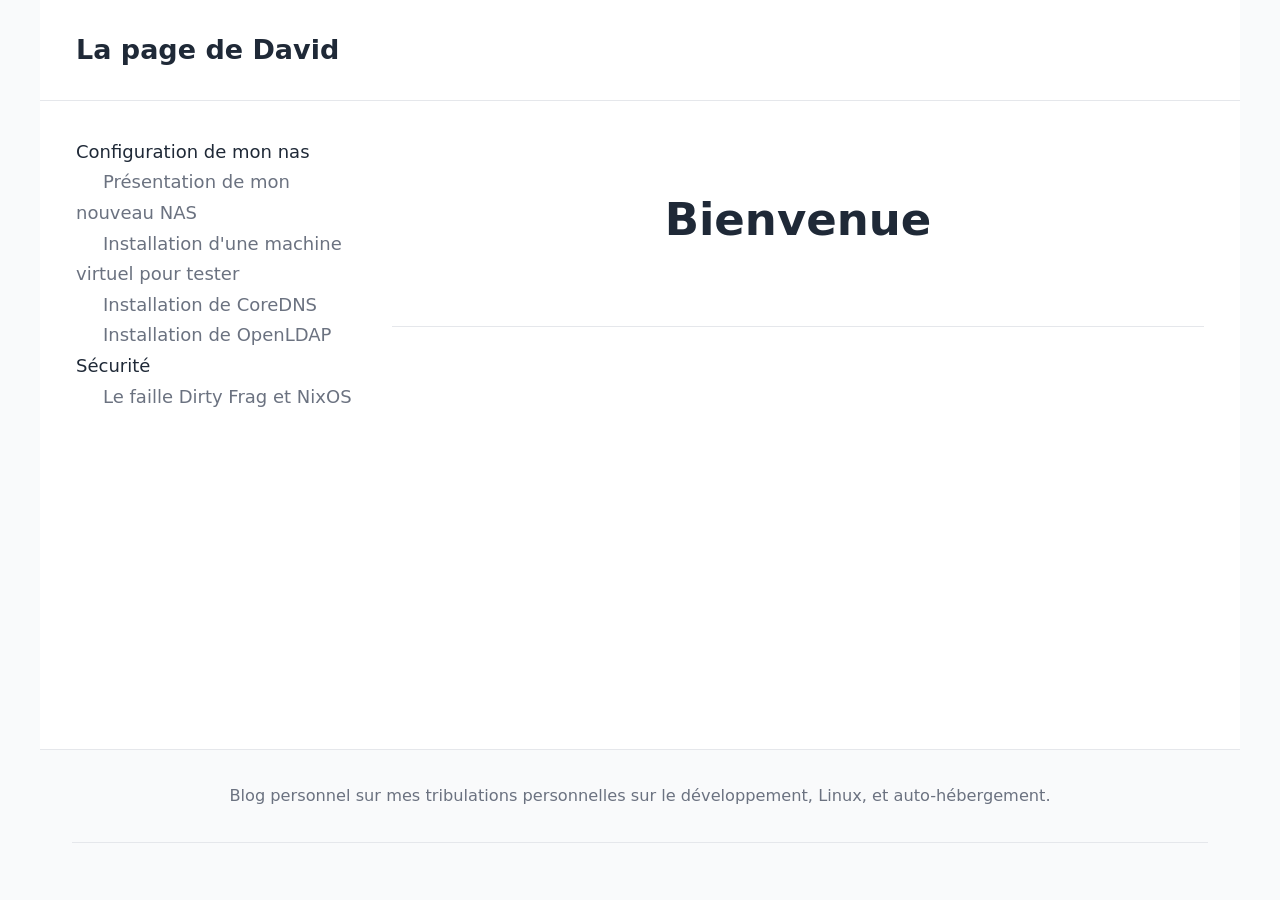
<file: index.html>
<!DOCTYPE html>
<html lang="fr">

<head>
  <meta charset="utf-8">
  <meta name="viewport" content="width=device-width, initial-scale=1.0">
  <title>La page de David</title>
  <link rel="stylesheet" href="/index.css">
  
  
    <link rel="alternate" type="application/rss+xml" title="RSS" href="https://adavida.github.io/rss.xml">
  
</head>

<body>
  <a href="#main-content" class="skip-link">Aller au contenu principal</a>
  <header>
    <a href="https:&#x2F;&#x2F;adavida.github.io&#x2F;" class="site-title">La page de David</a>
  </header>

  <main>
    <nav class="sidebar" aria-label="Menu principal">
      <ul class="sidebar-nav">
      
        
          
            
            
              <li>Configuration de mon nas
                <ul>
                  
                    <li class="">
                      <a href="https:&#x2F;&#x2F;adavida.github.io&#x2F;articles&#x2F;000_nas&#x2F;000-my-new-nas&#x2F;">Présentation de mon nouveau NAS</a>
                    </li>
                  
                    <li class="">
                      <a href="https:&#x2F;&#x2F;adavida.github.io&#x2F;articles&#x2F;000_nas&#x2F;010-install-test-vm&#x2F;">Installation d&#x27;une machine virtuel pour tester</a>
                    </li>
                  
                    <li class="">
                      <a href="https:&#x2F;&#x2F;adavida.github.io&#x2F;articles&#x2F;000_nas&#x2F;030-coredns&#x2F;">Installation de CoreDNS</a>
                    </li>
                  
                    <li class="">
                      <a href="https:&#x2F;&#x2F;adavida.github.io&#x2F;articles&#x2F;000_nas&#x2F;040-openldap&#x2F;">Installation de OpenLDAP</a>
                    </li>
                  
                </ul>
              </li>
            
          
            
            
              <li>Sécurité
                <ul>
                  
                    <li class="">
                      <a href="https:&#x2F;&#x2F;adavida.github.io&#x2F;articles&#x2F;010_security&#x2F;000-dirtyfrag&#x2F;">Le faille Dirty Frag et NixOS </a>
                    </li>
                  
                </ul>
              </li>
            
          
        
      </ul>
    </nav>

    <div class="content" id="main-content">
      
<section class="hero">
  <h1>Bienvenue</h1>
</section>


    </div>
  </main>
  
  <footer>
    <div class="footer-about">
      <p>Blog personnel sur mes tribulations personnelles sur le développement, Linux, et auto-hébergement.</p>
    </div>
  </footer>
</body>

</html>
</file>
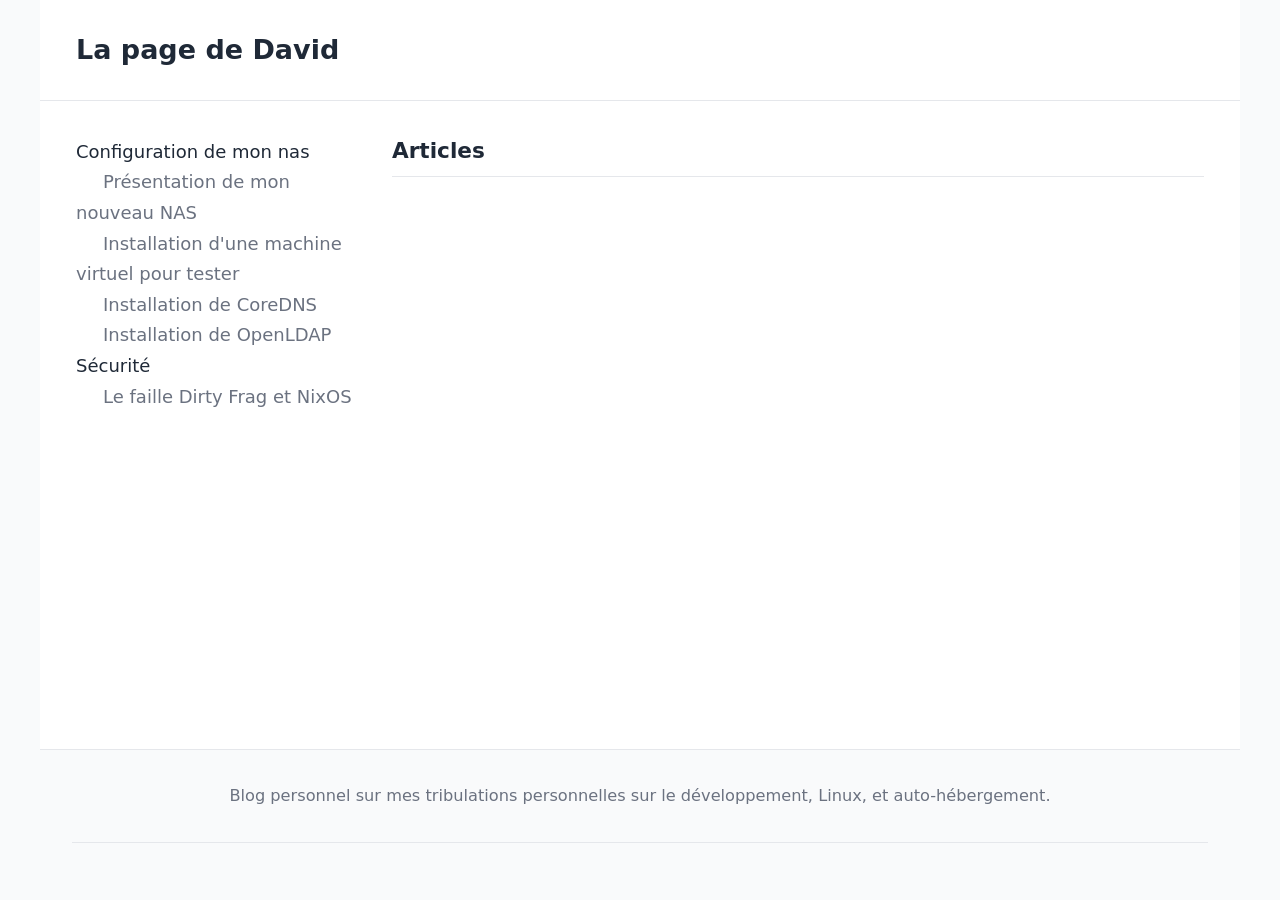
<file: articles/index.html>
<!DOCTYPE html>
<html lang="fr">

<head>
  <meta charset="utf-8">
  <meta name="viewport" content="width=device-width, initial-scale=1.0">
  <title>Articles</title>
  <link rel="stylesheet" href="/index.css">
  
  
    <link rel="alternate" type="application/rss+xml" title="RSS" href="https://adavida.github.io/rss.xml">
  
</head>

<body>
  <a href="#main-content" class="skip-link">Aller au contenu principal</a>
  <header>
    <a href="https:&#x2F;&#x2F;adavida.github.io&#x2F;" class="site-title">La page de David</a>
  </header>

  <main>
    <nav class="sidebar" aria-label="Menu principal">
      <ul class="sidebar-nav">
      
        
          
            
            
              <li>Configuration de mon nas
                <ul>
                  
                    <li class="">
                      <a href="https:&#x2F;&#x2F;adavida.github.io&#x2F;articles&#x2F;000_nas&#x2F;000-my-new-nas&#x2F;">Présentation de mon nouveau NAS</a>
                    </li>
                  
                    <li class="">
                      <a href="https:&#x2F;&#x2F;adavida.github.io&#x2F;articles&#x2F;000_nas&#x2F;010-install-test-vm&#x2F;">Installation d&#x27;une machine virtuel pour tester</a>
                    </li>
                  
                    <li class="">
                      <a href="https:&#x2F;&#x2F;adavida.github.io&#x2F;articles&#x2F;000_nas&#x2F;030-coredns&#x2F;">Installation de CoreDNS</a>
                    </li>
                  
                    <li class="">
                      <a href="https:&#x2F;&#x2F;adavida.github.io&#x2F;articles&#x2F;000_nas&#x2F;040-openldap&#x2F;">Installation de OpenLDAP</a>
                    </li>
                  
                </ul>
              </li>
            
          
            
            
              <li>Sécurité
                <ul>
                  
                    <li class="">
                      <a href="https:&#x2F;&#x2F;adavida.github.io&#x2F;articles&#x2F;010_security&#x2F;000-dirtyfrag&#x2F;">Le faille Dirty Frag et NixOS </a>
                    </li>
                  
                </ul>
              </li>
            
          
        
      </ul>
    </nav>

    <div class="content" id="main-content">
      
<article>
  <h1 class="section-title">Articles</h1>
  
  
</article>



    </div>
  </main>
  
  <footer>
    <div class="footer-about">
      <p>Blog personnel sur mes tribulations personnelles sur le développement, Linux, et auto-hébergement.</p>
    </div>
  </footer>
</body>

</html>
</file>
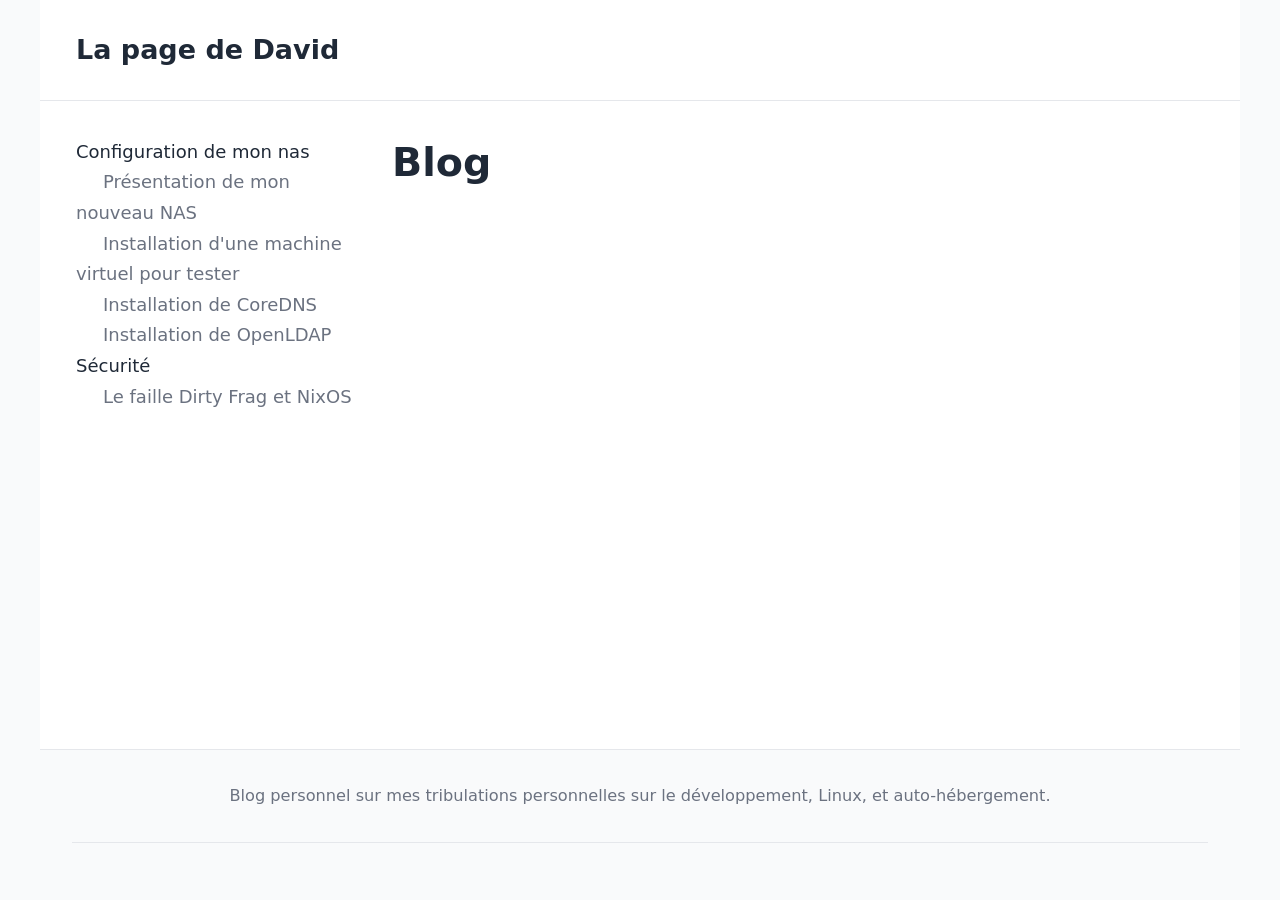
<file: blog/index.html>
<!DOCTYPE html>
<html lang="fr">

<head>
  <meta charset="utf-8">
  <meta name="viewport" content="width=device-width, initial-scale=1.0">
  <title>La page de David</title>
  <link rel="stylesheet" href="/index.css">
  
  
    <link rel="alternate" type="application/rss+xml" title="RSS" href="https://adavida.github.io/rss.xml">
  
</head>

<body>
  <a href="#main-content" class="skip-link">Aller au contenu principal</a>
  <header>
    <a href="https:&#x2F;&#x2F;adavida.github.io&#x2F;" class="site-title">La page de David</a>
  </header>

  <main>
    <nav class="sidebar" aria-label="Menu principal">
      <ul class="sidebar-nav">
      
        
          
            
            
              <li>Configuration de mon nas
                <ul>
                  
                    <li class="">
                      <a href="https:&#x2F;&#x2F;adavida.github.io&#x2F;articles&#x2F;000_nas&#x2F;000-my-new-nas&#x2F;">Présentation de mon nouveau NAS</a>
                    </li>
                  
                    <li class="">
                      <a href="https:&#x2F;&#x2F;adavida.github.io&#x2F;articles&#x2F;000_nas&#x2F;010-install-test-vm&#x2F;">Installation d&#x27;une machine virtuel pour tester</a>
                    </li>
                  
                    <li class="">
                      <a href="https:&#x2F;&#x2F;adavida.github.io&#x2F;articles&#x2F;000_nas&#x2F;030-coredns&#x2F;">Installation de CoreDNS</a>
                    </li>
                  
                    <li class="">
                      <a href="https:&#x2F;&#x2F;adavida.github.io&#x2F;articles&#x2F;000_nas&#x2F;040-openldap&#x2F;">Installation de OpenLDAP</a>
                    </li>
                  
                </ul>
              </li>
            
          
            
            
              <li>Sécurité
                <ul>
                  
                    <li class="">
                      <a href="https:&#x2F;&#x2F;adavida.github.io&#x2F;articles&#x2F;010_security&#x2F;000-dirtyfrag&#x2F;">Le faille Dirty Frag et NixOS </a>
                    </li>
                  
                </ul>
              </li>
            
          
        
      </ul>
    </nav>

    <div class="content" id="main-content">
      
<h1>Blog</h1>

<ul class="articles-list">
  
</ul>



    </div>
  </main>
  
  <footer>
    <div class="footer-about">
      <p>Blog personnel sur mes tribulations personnelles sur le développement, Linux, et auto-hébergement.</p>
    </div>
  </footer>
</body>

</html>
</file>
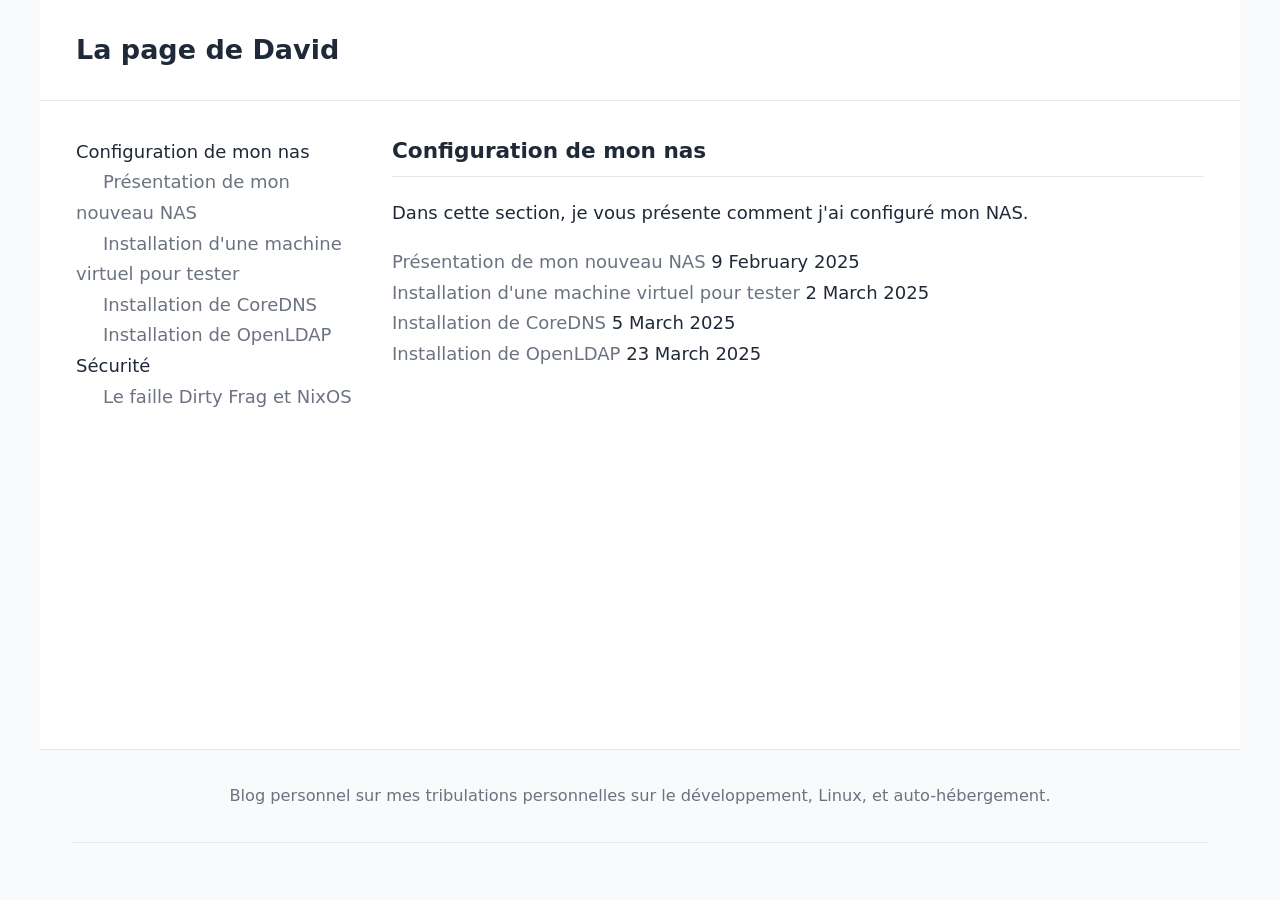
<file: articles/000_nas/index.html>
<!DOCTYPE html>
<html lang="fr">

<head>
  <meta charset="utf-8">
  <meta name="viewport" content="width=device-width, initial-scale=1.0">
  <title>Configuration de mon nas</title>
  <link rel="stylesheet" href="/index.css">
  
  
    <link rel="alternate" type="application/rss+xml" title="RSS" href="https://adavida.github.io/rss.xml">
  
</head>

<body>
  <a href="#main-content" class="skip-link">Aller au contenu principal</a>
  <header>
    <a href="https:&#x2F;&#x2F;adavida.github.io&#x2F;" class="site-title">La page de David</a>
  </header>

  <main>
    <nav class="sidebar" aria-label="Menu principal">
      <ul class="sidebar-nav">
      
        
          
            
            
              <li>Configuration de mon nas
                <ul>
                  
                    <li class="">
                      <a href="https:&#x2F;&#x2F;adavida.github.io&#x2F;articles&#x2F;000_nas&#x2F;000-my-new-nas&#x2F;">Présentation de mon nouveau NAS</a>
                    </li>
                  
                    <li class="">
                      <a href="https:&#x2F;&#x2F;adavida.github.io&#x2F;articles&#x2F;000_nas&#x2F;010-install-test-vm&#x2F;">Installation d&#x27;une machine virtuel pour tester</a>
                    </li>
                  
                    <li class="">
                      <a href="https:&#x2F;&#x2F;adavida.github.io&#x2F;articles&#x2F;000_nas&#x2F;030-coredns&#x2F;">Installation de CoreDNS</a>
                    </li>
                  
                    <li class="">
                      <a href="https:&#x2F;&#x2F;adavida.github.io&#x2F;articles&#x2F;000_nas&#x2F;040-openldap&#x2F;">Installation de OpenLDAP</a>
                    </li>
                  
                </ul>
              </li>
            
          
            
            
              <li>Sécurité
                <ul>
                  
                    <li class="">
                      <a href="https:&#x2F;&#x2F;adavida.github.io&#x2F;articles&#x2F;010_security&#x2F;000-dirtyfrag&#x2F;">Le faille Dirty Frag et NixOS </a>
                    </li>
                  
                </ul>
              </li>
            
          
        
      </ul>
    </nav>

    <div class="content" id="main-content">
      
<article>
  <h1 class="section-title">Configuration de mon nas</h1>
  
  
    <div class="section-content">
      <p>Dans cette section, je vous présente comment j'ai configuré mon NAS.</p>

    </div>
  
</article>


  <ul class="post-list">
    
      <li class="post-item">
        <a href="https:&#x2F;&#x2F;adavida.github.io&#x2F;articles&#x2F;000_nas&#x2F;000-my-new-nas&#x2F;" class="post-title">Présentation de mon nouveau NAS</a>
        <time datetime="2025-02-09">9 February 2025</time>
        
      </li>
    
      <li class="post-item">
        <a href="https:&#x2F;&#x2F;adavida.github.io&#x2F;articles&#x2F;000_nas&#x2F;010-install-test-vm&#x2F;" class="post-title">Installation d&#x27;une machine virtuel pour tester</a>
        <time datetime="2025-03-02">2 March 2025</time>
        
      </li>
    
      <li class="post-item">
        <a href="https:&#x2F;&#x2F;adavida.github.io&#x2F;articles&#x2F;000_nas&#x2F;030-coredns&#x2F;" class="post-title">Installation de CoreDNS</a>
        <time datetime="2025-03-05">5 March 2025</time>
        
      </li>
    
      <li class="post-item">
        <a href="https:&#x2F;&#x2F;adavida.github.io&#x2F;articles&#x2F;000_nas&#x2F;040-openldap&#x2F;" class="post-title">Installation de OpenLDAP</a>
        <time datetime="2025-03-23">23 March 2025</time>
        
      </li>
    
  </ul>


    </div>
  </main>
  
  <footer>
    <div class="footer-about">
      <p>Blog personnel sur mes tribulations personnelles sur le développement, Linux, et auto-hébergement.</p>
    </div>
  </footer>
</body>

</html>
</file>
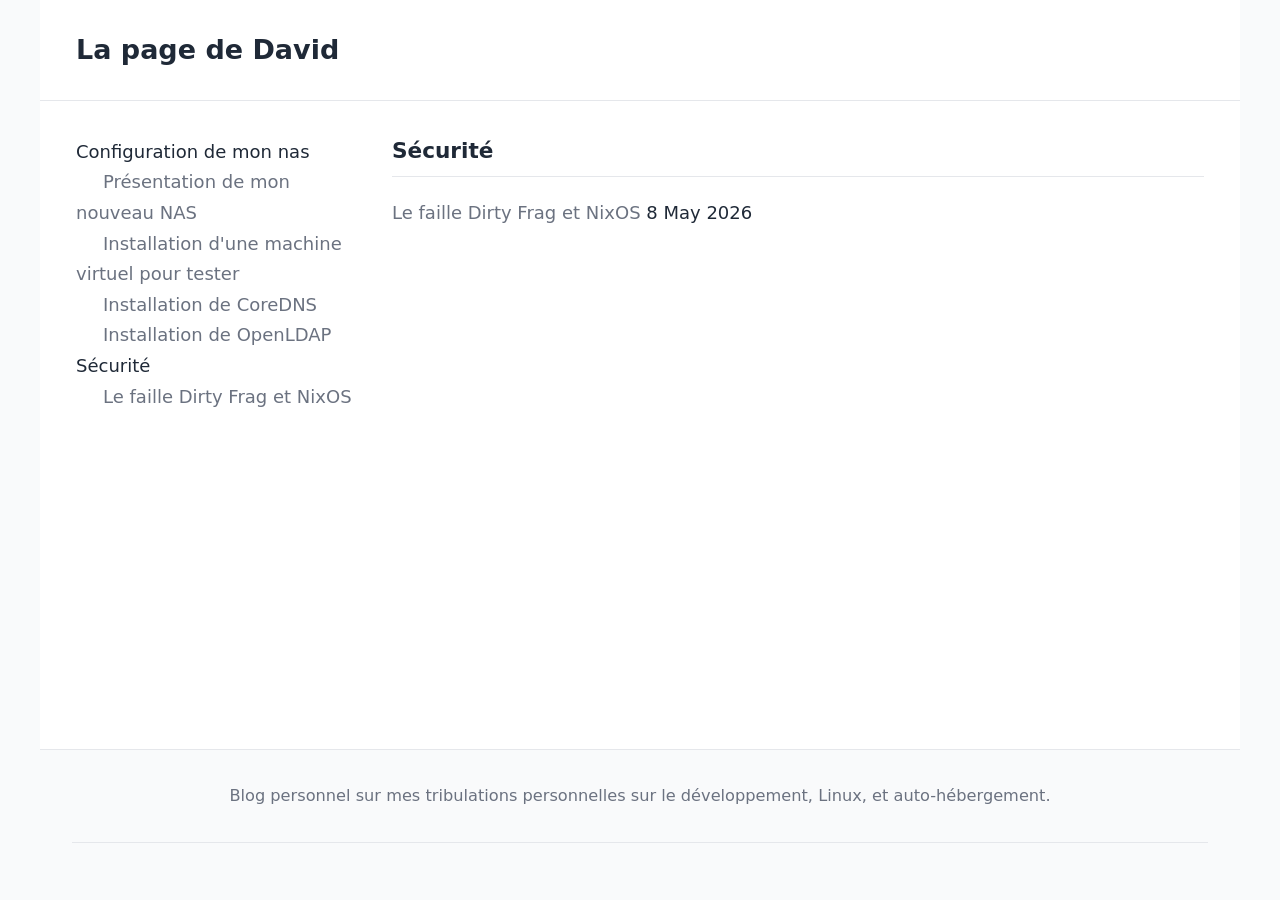
<file: articles/010_security/index.html>
<!DOCTYPE html>
<html lang="fr">

<head>
  <meta charset="utf-8">
  <meta name="viewport" content="width=device-width, initial-scale=1.0">
  <title>Sécurité</title>
  <link rel="stylesheet" href="/index.css">
  
  
    <link rel="alternate" type="application/rss+xml" title="RSS" href="https://adavida.github.io/rss.xml">
  
</head>

<body>
  <a href="#main-content" class="skip-link">Aller au contenu principal</a>
  <header>
    <a href="https:&#x2F;&#x2F;adavida.github.io&#x2F;" class="site-title">La page de David</a>
  </header>

  <main>
    <nav class="sidebar" aria-label="Menu principal">
      <ul class="sidebar-nav">
      
        
          
            
            
              <li>Configuration de mon nas
                <ul>
                  
                    <li class="">
                      <a href="https:&#x2F;&#x2F;adavida.github.io&#x2F;articles&#x2F;000_nas&#x2F;000-my-new-nas&#x2F;">Présentation de mon nouveau NAS</a>
                    </li>
                  
                    <li class="">
                      <a href="https:&#x2F;&#x2F;adavida.github.io&#x2F;articles&#x2F;000_nas&#x2F;010-install-test-vm&#x2F;">Installation d&#x27;une machine virtuel pour tester</a>
                    </li>
                  
                    <li class="">
                      <a href="https:&#x2F;&#x2F;adavida.github.io&#x2F;articles&#x2F;000_nas&#x2F;030-coredns&#x2F;">Installation de CoreDNS</a>
                    </li>
                  
                    <li class="">
                      <a href="https:&#x2F;&#x2F;adavida.github.io&#x2F;articles&#x2F;000_nas&#x2F;040-openldap&#x2F;">Installation de OpenLDAP</a>
                    </li>
                  
                </ul>
              </li>
            
          
            
            
              <li>Sécurité
                <ul>
                  
                    <li class="">
                      <a href="https:&#x2F;&#x2F;adavida.github.io&#x2F;articles&#x2F;010_security&#x2F;000-dirtyfrag&#x2F;">Le faille Dirty Frag et NixOS </a>
                    </li>
                  
                </ul>
              </li>
            
          
        
      </ul>
    </nav>

    <div class="content" id="main-content">
      
<article>
  <h1 class="section-title">Sécurité</h1>
  
  
</article>


  <ul class="post-list">
    
      <li class="post-item">
        <a href="https:&#x2F;&#x2F;adavida.github.io&#x2F;articles&#x2F;010_security&#x2F;000-dirtyfrag&#x2F;" class="post-title">Le faille Dirty Frag et NixOS </a>
        <time datetime="2026-05-08">8 May 2026</time>
        
      </li>
    
  </ul>


    </div>
  </main>
  
  <footer>
    <div class="footer-about">
      <p>Blog personnel sur mes tribulations personnelles sur le développement, Linux, et auto-hébergement.</p>
    </div>
  </footer>
</body>

</html>
</file>
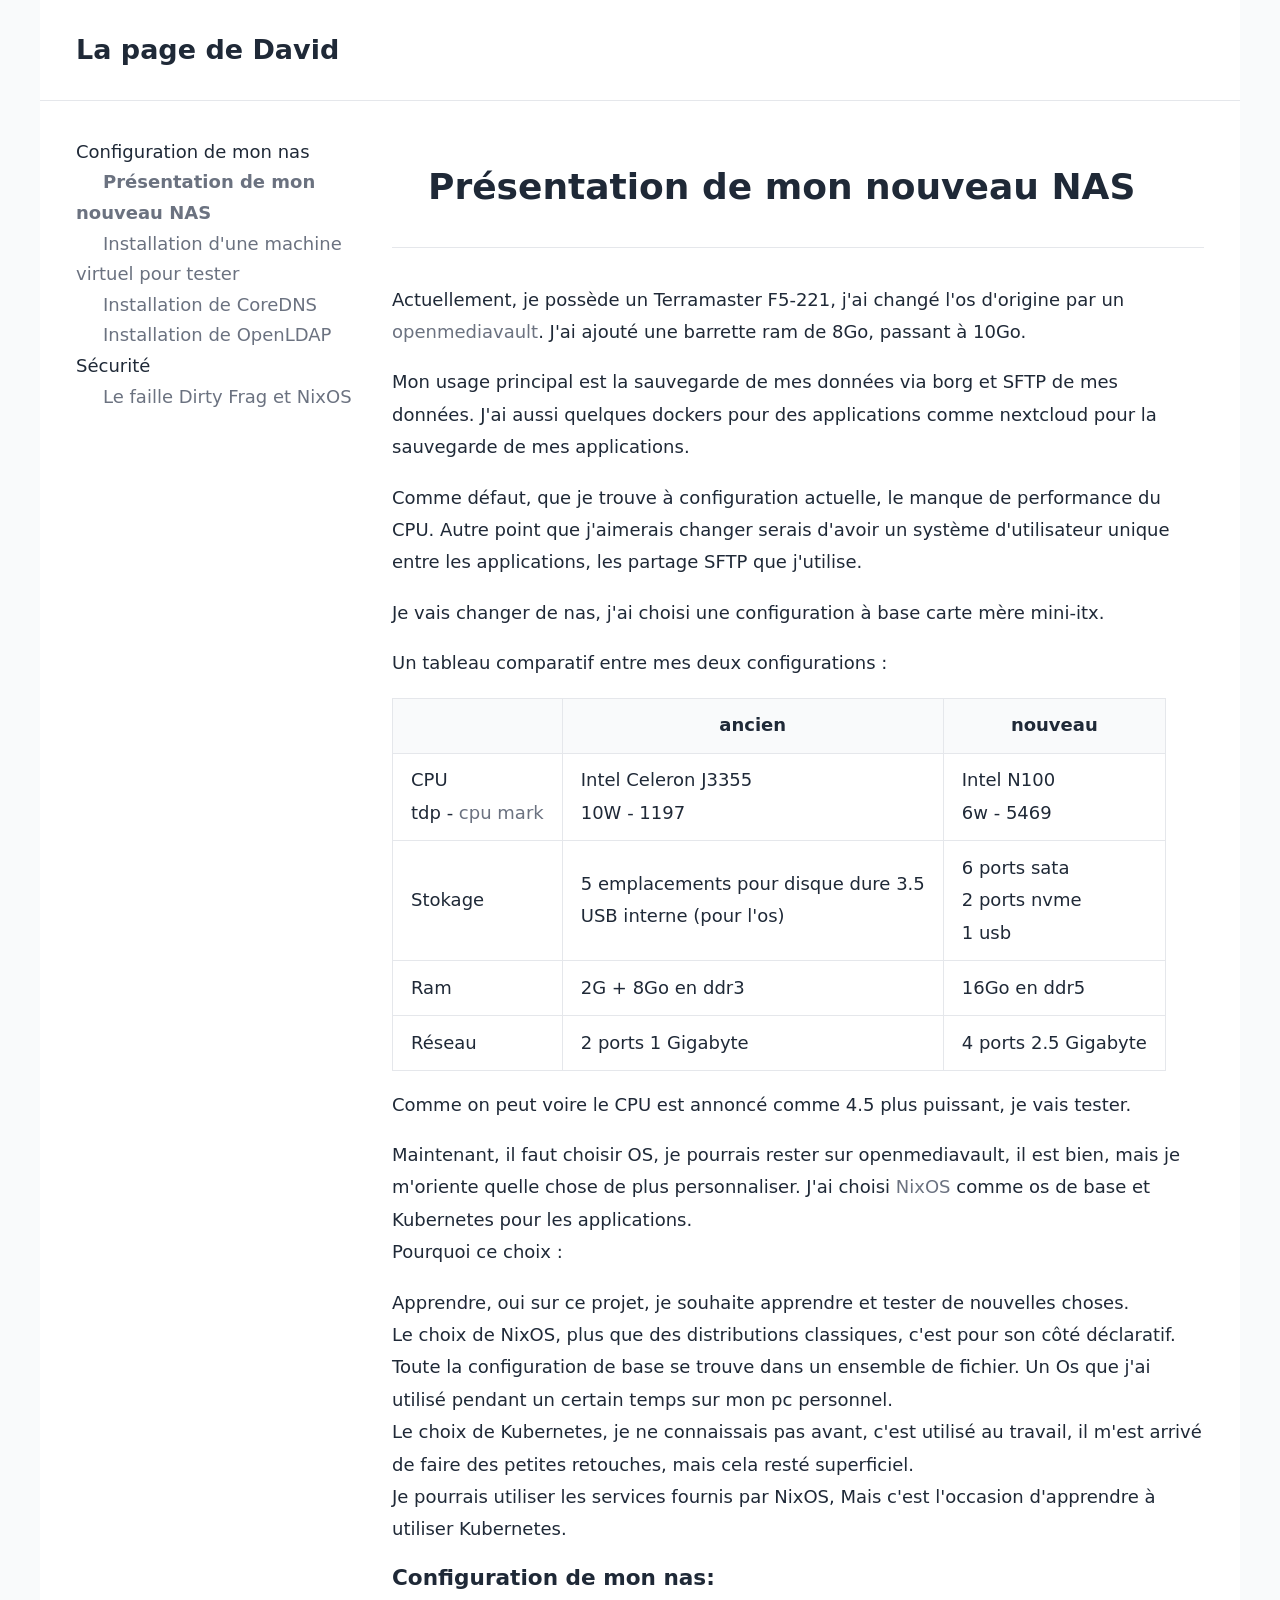
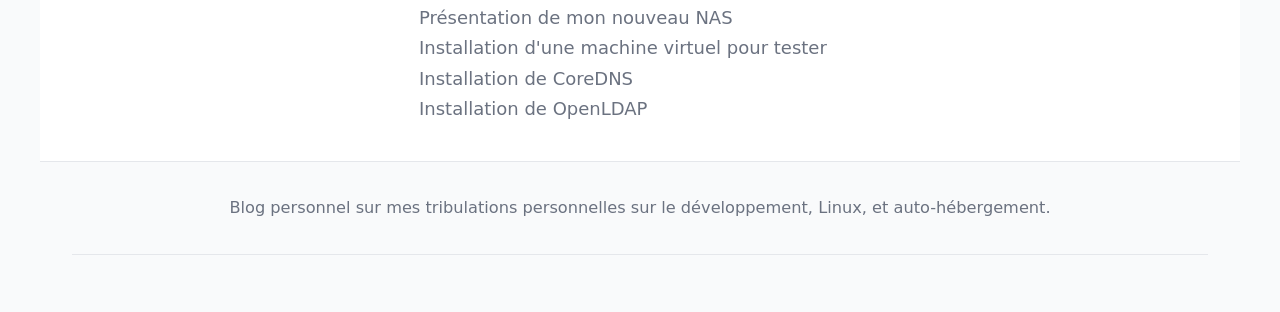
<file: articles/000_nas/000-my-new-nas/index.html>
<!DOCTYPE html>
<html lang="fr">

<head>
  <meta charset="utf-8">
  <meta name="viewport" content="width=device-width, initial-scale=1.0">
  <title>La page de David</title>
  <link rel="stylesheet" href="/index.css">
  
  
    <link rel="alternate" type="application/rss+xml" title="RSS" href="https://adavida.github.io/rss.xml">
  
</head>

<body>
  <a href="#main-content" class="skip-link">Aller au contenu principal</a>
  <header>
    <a href="https:&#x2F;&#x2F;adavida.github.io&#x2F;" class="site-title">La page de David</a>
  </header>

  <main>
    <nav class="sidebar" aria-label="Menu principal">
      <ul class="sidebar-nav">
      
        
          
            
            
              <li>Configuration de mon nas
                <ul>
                  
                    <li class="current">
                      <a href="https:&#x2F;&#x2F;adavida.github.io&#x2F;articles&#x2F;000_nas&#x2F;000-my-new-nas&#x2F;">Présentation de mon nouveau NAS</a>
                    </li>
                  
                    <li class="">
                      <a href="https:&#x2F;&#x2F;adavida.github.io&#x2F;articles&#x2F;000_nas&#x2F;010-install-test-vm&#x2F;">Installation d&#x27;une machine virtuel pour tester</a>
                    </li>
                  
                    <li class="">
                      <a href="https:&#x2F;&#x2F;adavida.github.io&#x2F;articles&#x2F;000_nas&#x2F;030-coredns&#x2F;">Installation de CoreDNS</a>
                    </li>
                  
                    <li class="">
                      <a href="https:&#x2F;&#x2F;adavida.github.io&#x2F;articles&#x2F;000_nas&#x2F;040-openldap&#x2F;">Installation de OpenLDAP</a>
                    </li>
                  
                </ul>
              </li>
            
          
            
            
              <li>Sécurité
                <ul>
                  
                    <li class="">
                      <a href="https:&#x2F;&#x2F;adavida.github.io&#x2F;articles&#x2F;010_security&#x2F;000-dirtyfrag&#x2F;">Le faille Dirty Frag et NixOS </a>
                    </li>
                  
                </ul>
              </li>
            
          
        
      </ul>
    </nav>

    <div class="content" id="main-content">
      
<article>
  <header class="article-header">
    <h1>Présentation de mon nouveau NAS</h1>
  </header>
  
  <div class="article-content">
    <p>Actuellement, je possède un Terramaster F5-221, j'ai changé l'os d'origine par un <a rel="external" href="https://www.openmediavault.org/">openmediavault</a>. J'ai ajouté une barrette ram de 8Go, passant à 10Go.</p>
<p>Mon usage principal est la sauvegarde de mes données via borg et SFTP de mes données. J'ai aussi quelques dockers pour des applications comme nextcloud pour la sauvegarde de mes applications.</p>
<p>Comme défaut, que je trouve à configuration actuelle, le manque de performance du CPU. Autre point que j'aimerais changer serais d'avoir un système d'utilisateur unique entre les applications, les partage SFTP que j'utilise.</p>
<p>Je vais changer de nas, j'ai choisi une configuration à base carte mère mini-itx.</p>
<p>Un tableau comparatif entre mes deux configurations :</p>
<table><thead><tr><th></th><th>ancien</th><th>nouveau</th></tr></thead><tbody>
<tr><td>CPU <br>tdp - <a rel="external" href="https://www.cpubenchmark.net/compare/2960vs5157/Intel-Celeron-J3355-vs-Intel-N100">cpu mark</a></td><td>Intel Celeron J3355<br>10W - 1197</td><td>Intel N100<br>6w - 5469</td></tr>
<tr><td>Stokage</td><td>5 emplacements pour disque dure 3.5<br>USB interne (pour l'os)</td><td>6 ports sata<br>2 ports nvme<br>1 usb</td></tr>
<tr><td>Ram</td><td>2G + 8Go en ddr3</td><td>16Go en ddr5</td></tr>
<tr><td>Réseau</td><td>2 ports 1 Gigabyte</td><td>4 ports 2.5 Gigabyte</td></tr>
</tbody></table>
<p>Comme on peut voire le CPU est annoncé comme 4.5 plus puissant, je vais tester.</p>
<p>Maintenant, il faut choisir OS, je pourrais rester sur openmediavault, il est bien, mais je m'oriente quelle chose de plus personnaliser.
J'ai choisi <a rel="external" href="https://nixos.org/">NixOS</a> comme os de base et Kubernetes pour les applications.<br>
Pourquoi ce choix :</p>
<ul>
<li>Apprendre, oui sur ce projet, je souhaite apprendre et tester de nouvelles choses.</li>
<li>Le choix de NixOS, plus que des distributions classiques, c'est pour son côté déclaratif. Toute la configuration de base se trouve dans un ensemble de fichier. Un Os que j'ai utilisé pendant un certain temps sur mon pc personnel.</li>
<li>Le choix de Kubernetes, je ne connaissais pas avant, c'est utilisé au travail, il m'est arrivé de faire des petites retouches, mais cela resté superficiel.</li>
</ul>
<p>Je pourrais utiliser les services fournis par NixOS, Mais c'est l'occasion d'apprendre à utiliser Kubernetes.</p>

  </div>
</article>



<nav class="section-pages">
  <h4>Configuration de mon nas:</h4>
  <ul>
    
      
        
          
      <li class="current">
        <a href="https:&#x2F;&#x2F;adavida.github.io&#x2F;articles&#x2F;000_nas&#x2F;000-my-new-nas&#x2F;">Présentation de mon nouveau NAS</a>
      </li>
    
      
        
          
      <li class="">
        <a href="https:&#x2F;&#x2F;adavida.github.io&#x2F;articles&#x2F;000_nas&#x2F;010-install-test-vm&#x2F;">Installation d&#x27;une machine virtuel pour tester</a>
      </li>
    
      
        
          
      <li class="">
        <a href="https:&#x2F;&#x2F;adavida.github.io&#x2F;articles&#x2F;000_nas&#x2F;030-coredns&#x2F;">Installation de CoreDNS</a>
      </li>
    
      
        
          
      <li class="">
        <a href="https:&#x2F;&#x2F;adavida.github.io&#x2F;articles&#x2F;000_nas&#x2F;040-openldap&#x2F;">Installation de OpenLDAP</a>
      </li>
    
  </ul>
</nav>


    </div>
  </main>
  
  <footer>
    <div class="footer-about">
      <p>Blog personnel sur mes tribulations personnelles sur le développement, Linux, et auto-hébergement.</p>
    </div>
  </footer>
</body>

</html>
</file>
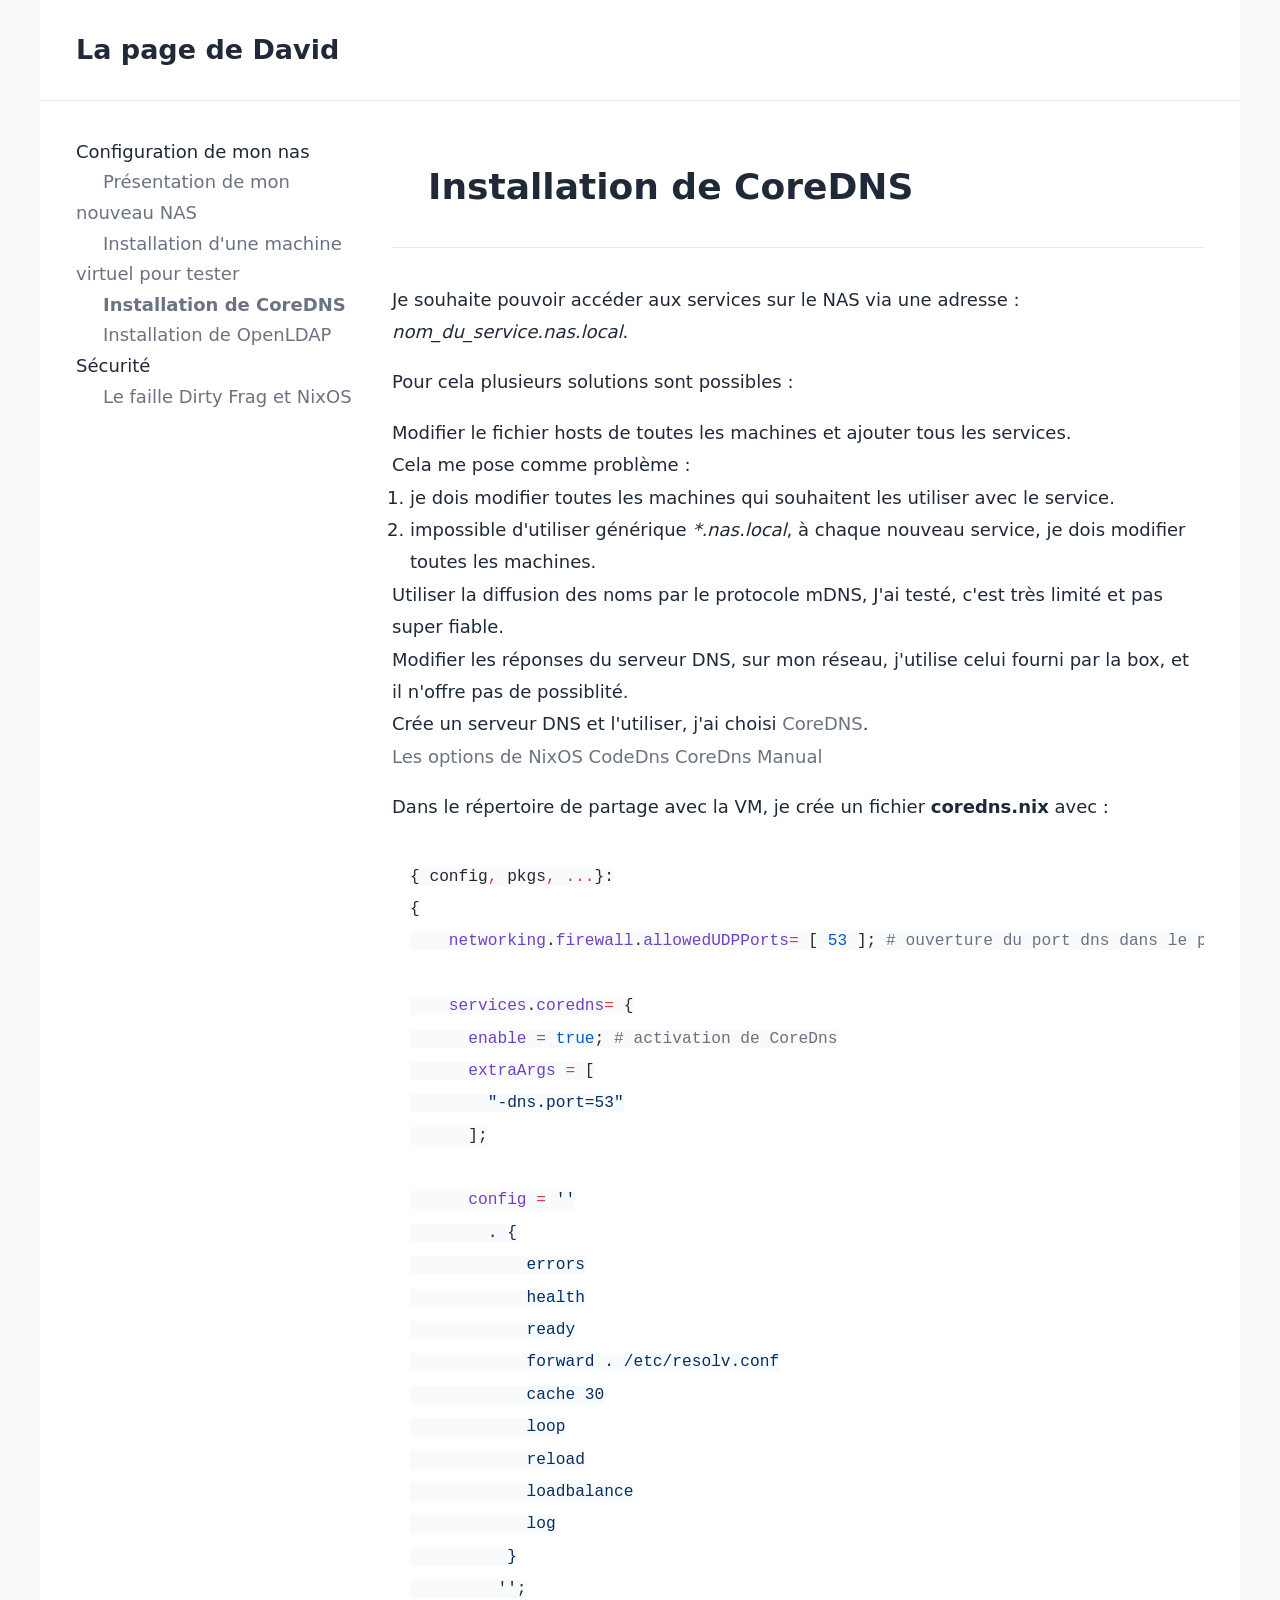
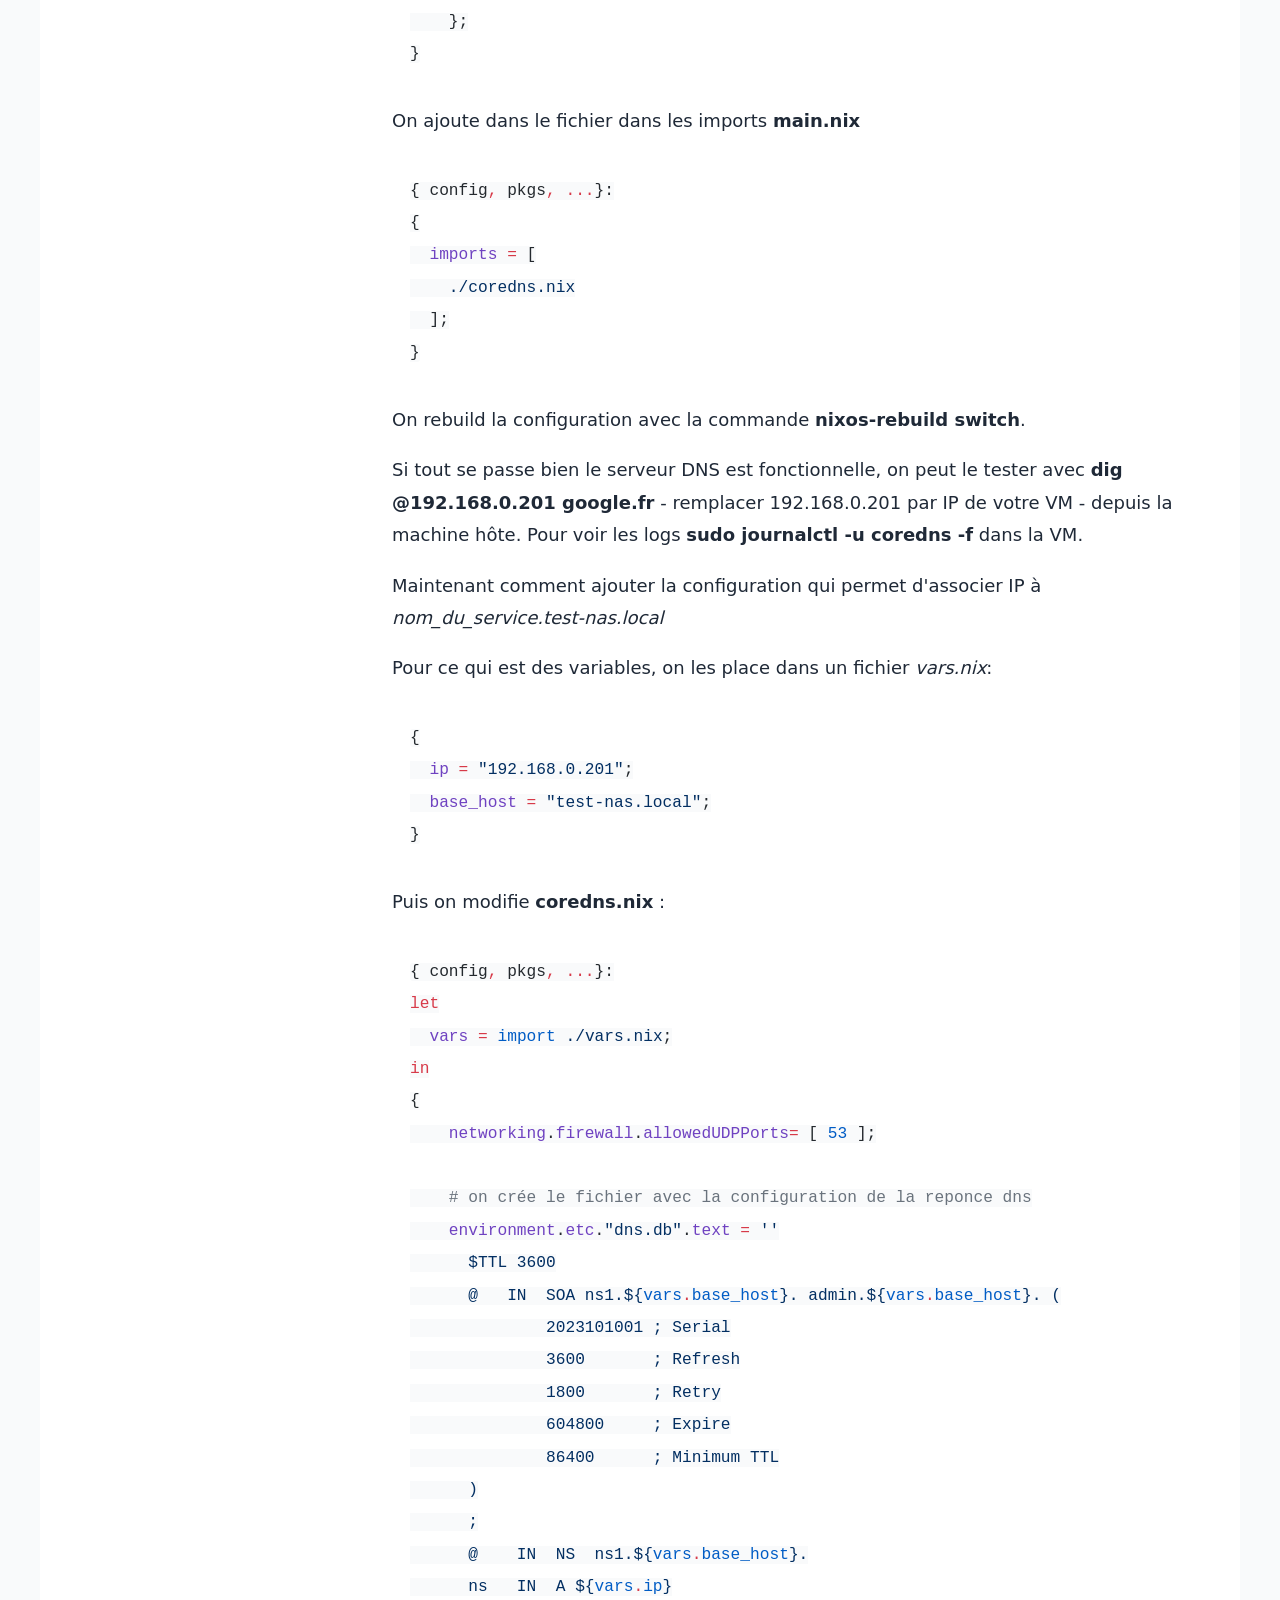
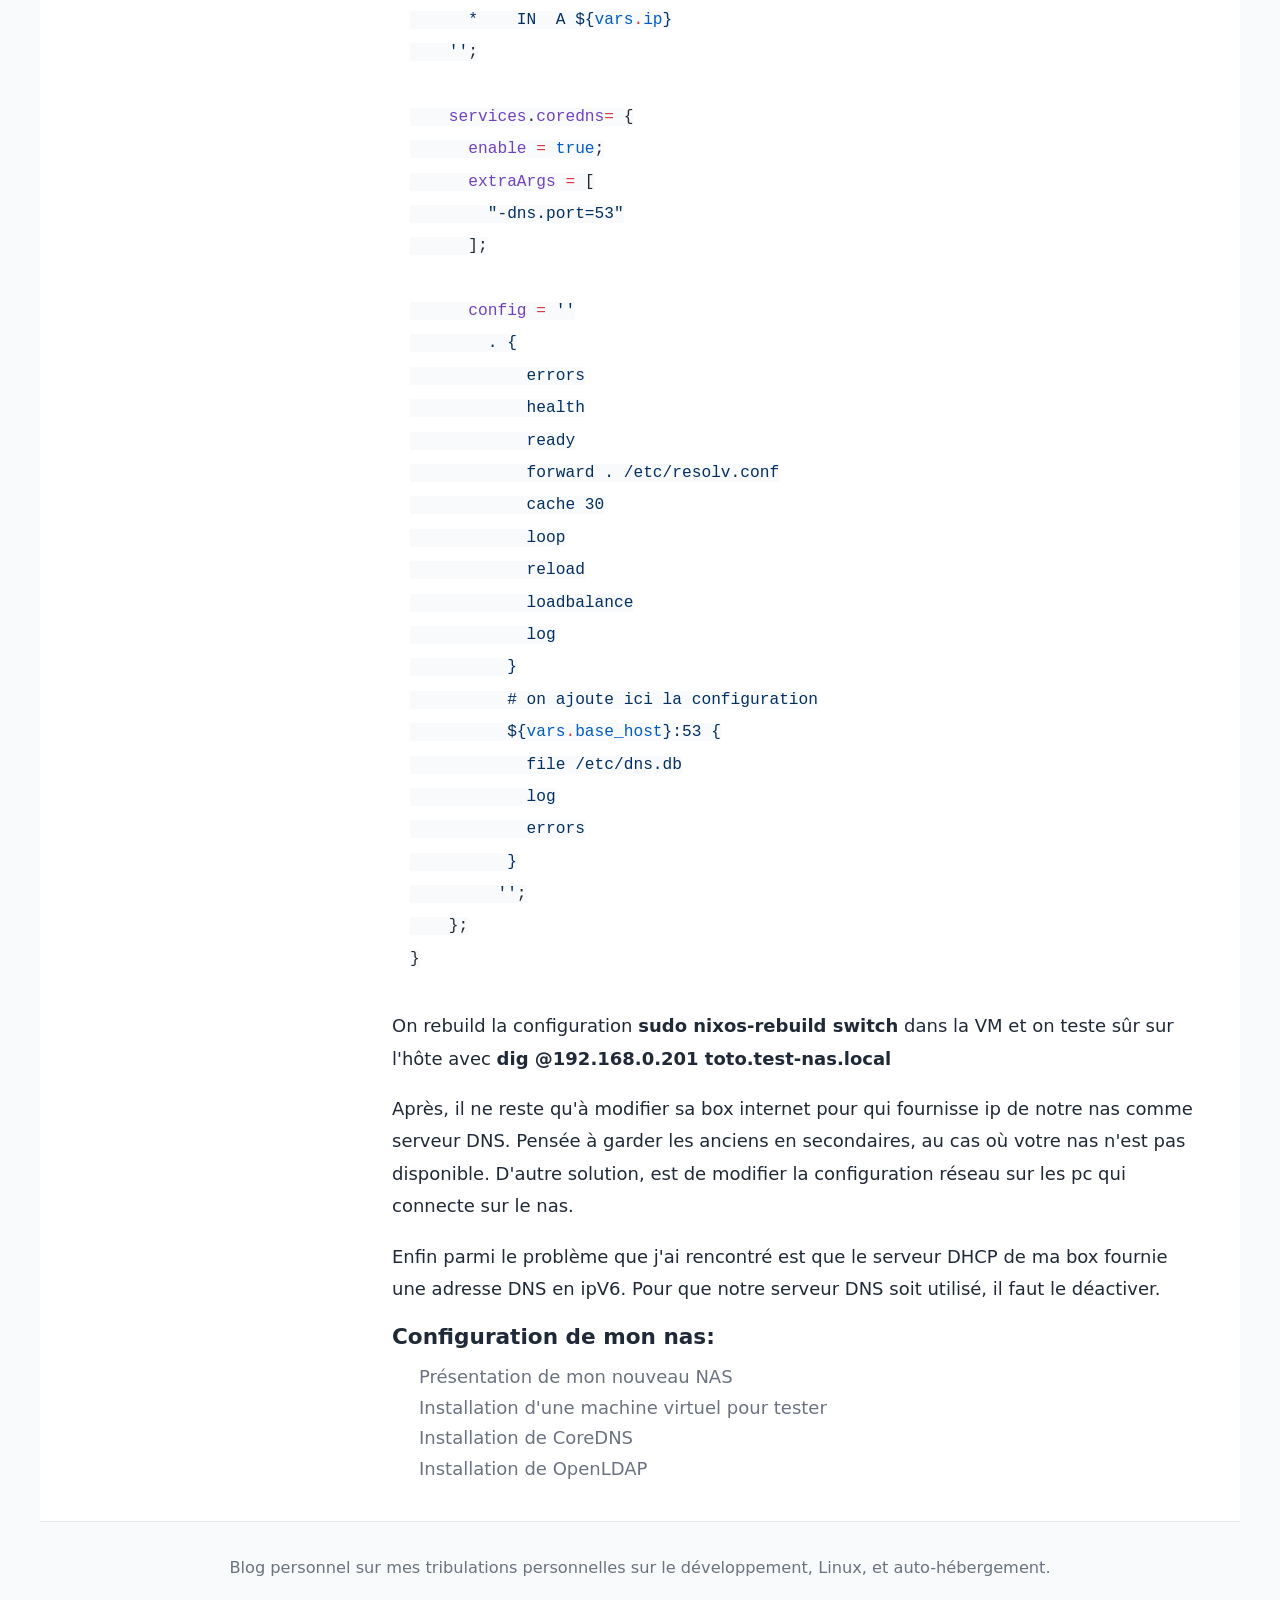
<file: articles/000_nas/030-coredns/index.html>
<!DOCTYPE html>
<html lang="fr">

<head>
  <meta charset="utf-8">
  <meta name="viewport" content="width=device-width, initial-scale=1.0">
  <title>La page de David</title>
  <link rel="stylesheet" href="/index.css">
  
  
    <link rel="alternate" type="application/rss+xml" title="RSS" href="https://adavida.github.io/rss.xml">
  
</head>

<body>
  <a href="#main-content" class="skip-link">Aller au contenu principal</a>
  <header>
    <a href="https:&#x2F;&#x2F;adavida.github.io&#x2F;" class="site-title">La page de David</a>
  </header>

  <main>
    <nav class="sidebar" aria-label="Menu principal">
      <ul class="sidebar-nav">
      
        
          
            
            
              <li>Configuration de mon nas
                <ul>
                  
                    <li class="">
                      <a href="https:&#x2F;&#x2F;adavida.github.io&#x2F;articles&#x2F;000_nas&#x2F;000-my-new-nas&#x2F;">Présentation de mon nouveau NAS</a>
                    </li>
                  
                    <li class="">
                      <a href="https:&#x2F;&#x2F;adavida.github.io&#x2F;articles&#x2F;000_nas&#x2F;010-install-test-vm&#x2F;">Installation d&#x27;une machine virtuel pour tester</a>
                    </li>
                  
                    <li class="current">
                      <a href="https:&#x2F;&#x2F;adavida.github.io&#x2F;articles&#x2F;000_nas&#x2F;030-coredns&#x2F;">Installation de CoreDNS</a>
                    </li>
                  
                    <li class="">
                      <a href="https:&#x2F;&#x2F;adavida.github.io&#x2F;articles&#x2F;000_nas&#x2F;040-openldap&#x2F;">Installation de OpenLDAP</a>
                    </li>
                  
                </ul>
              </li>
            
          
            
            
              <li>Sécurité
                <ul>
                  
                    <li class="">
                      <a href="https:&#x2F;&#x2F;adavida.github.io&#x2F;articles&#x2F;010_security&#x2F;000-dirtyfrag&#x2F;">Le faille Dirty Frag et NixOS </a>
                    </li>
                  
                </ul>
              </li>
            
          
        
      </ul>
    </nav>

    <div class="content" id="main-content">
      
<article>
  <header class="article-header">
    <h1>Installation de CoreDNS</h1>
  </header>
  
  <div class="article-content">
    <p>Je souhaite pouvoir accéder aux services sur le NAS via une adresse : <em>nom_du_service.nas.local</em>.</p>
<p>Pour cela plusieurs solutions sont possibles :</p>
<ul>
<li>Modifier le fichier hosts de toutes les machines et ajouter tous les services.<br />
Cela me pose comme problème :
<ol>
<li>je dois modifier toutes les machines qui souhaitent les utiliser avec le service.</li>
<li>impossible d'utiliser générique <em>*.nas.local</em>, à chaque nouveau service, je dois modifier toutes les machines.</li>
</ol>
</li>
<li>Utiliser la diffusion des noms par le protocole mDNS, J'ai testé, c'est très limité et pas super fiable.</li>
<li>Modifier les réponses du serveur DNS, sur mon réseau, j'utilise celui fourni par la box, et il n'offre pas de possiblité.</li>
<li>Crée un serveur DNS et l'utiliser, j'ai choisi <a rel="external" href="https://coredns.io">CoreDNS</a>.</li>
</ul>
<p><a rel="external" href="https://search.nixos.org/options?channel=24.11&amp;from=0&amp;size=50&amp;sort=relevance&amp;type=packages&amp;query=services.coredns">Les options de NixOS CodeDns</a>
<a rel="external" href="https://coredns.io/manual/toc/">CoreDns Manual</a></p>
<p>Dans le répertoire de partage avec la VM, je crée un fichier <strong>coredns.nix</strong> avec :</p>
<pre class="giallo" style="color: #24292E; background-color: #FFFFFF;"><code data-lang="nix"><span class="giallo-l"><span>{ config</span><span style="color: #D73A49;">,</span><span> pkgs</span><span style="color: #D73A49;">, ...</span><span>}:</span></span>
<span class="giallo-l"><span>{</span></span>
<span class="giallo-l"><span style="color: #6F42C1;">    networking</span><span>.</span><span style="color: #6F42C1;">firewall</span><span>.</span><span style="color: #6F42C1;">allowedUDPPorts</span><span style="color: #D73A49;">=</span><span> [</span><span style="color: #005CC5;"> 53</span><span> ];</span><span style="color: #6A737D;"> # ouverture du port dns dans le parfeu.</span></span>
<span class="giallo-l"></span>
<span class="giallo-l"><span style="color: #6F42C1;">    services</span><span>.</span><span style="color: #6F42C1;">coredns</span><span style="color: #D73A49;">=</span><span> {</span></span>
<span class="giallo-l"><span style="color: #6F42C1;">      enable</span><span style="color: #D73A49;"> =</span><span style="color: #005CC5;"> true</span><span>;</span><span style="color: #6A737D;"> # activation de CoreDns</span></span>
<span class="giallo-l"><span style="color: #6F42C1;">      extraArgs</span><span style="color: #D73A49;"> =</span><span> [</span></span>
<span class="giallo-l"><span style="color: #032F62;">        &quot;-dns.port=53&quot;</span></span>
<span class="giallo-l"><span>      ];</span></span>
<span class="giallo-l"></span>
<span class="giallo-l"><span style="color: #6F42C1;">      config</span><span style="color: #D73A49;"> =</span><span style="color: #032F62;"> &#39;&#39;</span></span>
<span class="giallo-l"><span style="color: #032F62;">        . {</span></span>
<span class="giallo-l"><span style="color: #032F62;">            errors</span></span>
<span class="giallo-l"><span style="color: #032F62;">            health</span></span>
<span class="giallo-l"><span style="color: #032F62;">            ready</span></span>
<span class="giallo-l"><span style="color: #032F62;">            forward . /etc/resolv.conf</span></span>
<span class="giallo-l"><span style="color: #032F62;">            cache 30</span></span>
<span class="giallo-l"><span style="color: #032F62;">            loop</span></span>
<span class="giallo-l"><span style="color: #032F62;">            reload</span></span>
<span class="giallo-l"><span style="color: #032F62;">            loadbalance</span></span>
<span class="giallo-l"><span style="color: #032F62;">            log</span></span>
<span class="giallo-l"><span style="color: #032F62;">          }</span></span>
<span class="giallo-l"><span style="color: #032F62;">         &#39;&#39;</span><span>;</span></span>
<span class="giallo-l"><span>    };</span></span>
<span class="giallo-l"><span>}</span></span></code></pre>
<p>On ajoute dans le fichier dans les imports <strong>main.nix</strong></p>
<pre class="giallo" style="color: #24292E; background-color: #FFFFFF;"><code data-lang="nix"><span class="giallo-l"><span>{ config</span><span style="color: #D73A49;">,</span><span> pkgs</span><span style="color: #D73A49;">, ...</span><span>}:</span></span>
<span class="giallo-l"><span>{</span></span>
<span class="giallo-l"><span style="color: #6F42C1;">  imports</span><span style="color: #D73A49;"> =</span><span> [</span></span>
<span class="giallo-l"><span style="color: #032F62;">    ./coredns.nix</span></span>
<span class="giallo-l"><span>  ];</span></span>
<span class="giallo-l"><span>}</span></span></code></pre>
<p>On rebuild la configuration avec la commande <strong>nixos-rebuild switch</strong>.</p>
<p>Si tout se passe bien le serveur DNS est fonctionnelle, on peut le tester avec <strong>dig @192.168.0.201 google.fr</strong> - remplacer 192.168.0.201 par IP de votre VM - depuis la machine hôte.
Pour voir les logs <strong>sudo journalctl -u coredns -f</strong> dans la VM.</p>
<p>Maintenant comment ajouter la configuration qui permet d'associer IP à <em>nom_du_service.test-nas.local</em></p>
<p>Pour ce qui est des variables, on les place dans un fichier <em>vars.nix</em>:</p>
<pre class="giallo" style="color: #24292E; background-color: #FFFFFF;"><code data-lang="nix"><span class="giallo-l"><span>{</span></span>
<span class="giallo-l"><span style="color: #6F42C1;">  ip</span><span style="color: #D73A49;"> =</span><span style="color: #032F62;"> &quot;192.168.0.201&quot;</span><span>;</span></span>
<span class="giallo-l"><span style="color: #6F42C1;">  base_host</span><span style="color: #D73A49;"> =</span><span style="color: #032F62;"> &quot;test-nas.local&quot;</span><span>;</span></span>
<span class="giallo-l"><span>}</span></span></code></pre>
<p>Puis on modifie <strong>coredns.nix</strong> :</p>
<pre class="giallo" style="color: #24292E; background-color: #FFFFFF;"><code data-lang="nix"><span class="giallo-l"><span>{ config</span><span style="color: #D73A49;">,</span><span> pkgs</span><span style="color: #D73A49;">, ...</span><span>}:</span></span>
<span class="giallo-l"><span style="color: #D73A49;">let</span></span>
<span class="giallo-l"><span style="color: #6F42C1;">  vars</span><span style="color: #D73A49;"> =</span><span style="color: #005CC5;"> import</span><span style="color: #032F62;"> ./vars.nix</span><span>;</span></span>
<span class="giallo-l"><span style="color: #D73A49;">in</span></span>
<span class="giallo-l"><span>{</span></span>
<span class="giallo-l"><span style="color: #6F42C1;">    networking</span><span>.</span><span style="color: #6F42C1;">firewall</span><span>.</span><span style="color: #6F42C1;">allowedUDPPorts</span><span style="color: #D73A49;">=</span><span> [</span><span style="color: #005CC5;"> 53</span><span> ];</span></span>
<span class="giallo-l"></span>
<span class="giallo-l"><span style="color: #6A737D;">    # on crée le fichier avec la configuration de la reponce dns</span></span>
<span class="giallo-l"><span style="color: #6F42C1;">    environment</span><span>.</span><span style="color: #6F42C1;">etc</span><span>.</span><span style="color: #032F62;">&quot;dns.db&quot;</span><span>.</span><span style="color: #6F42C1;">text</span><span style="color: #D73A49;"> =</span><span style="color: #032F62;"> &#39;&#39;</span></span>
<span class="giallo-l"><span style="color: #032F62;">      $TTL 3600</span></span>
<span class="giallo-l"><span style="color: #032F62;">      @   IN  SOA ns1.${</span><span style="color: #005CC5;">vars</span><span style="color: #D73A49;">.</span><span style="color: #005CC5;">base_host</span><span style="color: #032F62;">}. admin.${</span><span style="color: #005CC5;">vars</span><span style="color: #D73A49;">.</span><span style="color: #005CC5;">base_host</span><span style="color: #032F62;">}. (</span></span>
<span class="giallo-l"><span style="color: #032F62;">              2023101001 ; Serial</span></span>
<span class="giallo-l"><span style="color: #032F62;">              3600       ; Refresh</span></span>
<span class="giallo-l"><span style="color: #032F62;">              1800       ; Retry</span></span>
<span class="giallo-l"><span style="color: #032F62;">              604800     ; Expire</span></span>
<span class="giallo-l"><span style="color: #032F62;">              86400      ; Minimum TTL</span></span>
<span class="giallo-l"><span style="color: #032F62;">      )</span></span>
<span class="giallo-l"><span style="color: #032F62;">      ;</span></span>
<span class="giallo-l"><span style="color: #032F62;">      @    IN  NS  ns1.${</span><span style="color: #005CC5;">vars</span><span style="color: #D73A49;">.</span><span style="color: #005CC5;">base_host</span><span style="color: #032F62;">}.</span></span>
<span class="giallo-l"><span style="color: #032F62;">      ns   IN  A ${</span><span style="color: #005CC5;">vars</span><span style="color: #D73A49;">.</span><span style="color: #005CC5;">ip</span><span style="color: #032F62;">}</span></span>
<span class="giallo-l"><span style="color: #032F62;">      *    IN  A ${</span><span style="color: #005CC5;">vars</span><span style="color: #D73A49;">.</span><span style="color: #005CC5;">ip</span><span style="color: #032F62;">}</span></span>
<span class="giallo-l"><span style="color: #032F62;">    &#39;&#39;</span><span>;</span></span>
<span class="giallo-l"></span>
<span class="giallo-l"><span style="color: #6F42C1;">    services</span><span>.</span><span style="color: #6F42C1;">coredns</span><span style="color: #D73A49;">=</span><span> {</span></span>
<span class="giallo-l"><span style="color: #6F42C1;">      enable</span><span style="color: #D73A49;"> =</span><span style="color: #005CC5;"> true</span><span>;</span></span>
<span class="giallo-l"><span style="color: #6F42C1;">      extraArgs</span><span style="color: #D73A49;"> =</span><span> [</span></span>
<span class="giallo-l"><span style="color: #032F62;">        &quot;-dns.port=53&quot;</span></span>
<span class="giallo-l"><span>      ];</span></span>
<span class="giallo-l"></span>
<span class="giallo-l"><span style="color: #6F42C1;">      config</span><span style="color: #D73A49;"> =</span><span style="color: #032F62;"> &#39;&#39;</span></span>
<span class="giallo-l"><span style="color: #032F62;">        . {</span></span>
<span class="giallo-l"><span style="color: #032F62;">            errors</span></span>
<span class="giallo-l"><span style="color: #032F62;">            health</span></span>
<span class="giallo-l"><span style="color: #032F62;">            ready</span></span>
<span class="giallo-l"><span style="color: #032F62;">            forward . /etc/resolv.conf</span></span>
<span class="giallo-l"><span style="color: #032F62;">            cache 30</span></span>
<span class="giallo-l"><span style="color: #032F62;">            loop</span></span>
<span class="giallo-l"><span style="color: #032F62;">            reload</span></span>
<span class="giallo-l"><span style="color: #032F62;">            loadbalance</span></span>
<span class="giallo-l"><span style="color: #032F62;">            log</span></span>
<span class="giallo-l"><span style="color: #032F62;">          }</span></span>
<span class="giallo-l"><span style="color: #032F62;">          # on ajoute ici la configuration</span></span>
<span class="giallo-l"><span style="color: #032F62;">          ${</span><span style="color: #005CC5;">vars</span><span style="color: #D73A49;">.</span><span style="color: #005CC5;">base_host</span><span style="color: #032F62;">}:53 {</span></span>
<span class="giallo-l"><span style="color: #032F62;">            file /etc/dns.db</span></span>
<span class="giallo-l"><span style="color: #032F62;">            log</span></span>
<span class="giallo-l"><span style="color: #032F62;">            errors</span></span>
<span class="giallo-l"><span style="color: #032F62;">          }</span></span>
<span class="giallo-l"><span style="color: #032F62;">         &#39;&#39;</span><span>;</span></span>
<span class="giallo-l"><span>    };</span></span>
<span class="giallo-l"><span>}</span></span></code></pre>
<p>On rebuild la configuration <strong>sudo nixos-rebuild switch</strong> dans la VM et on teste sûr sur l'hôte avec <strong>dig @192.168.0.201 toto.test-nas.local</strong></p>
<p>Après, il ne reste qu'à modifier sa box internet pour qui fournisse ip de notre nas comme serveur DNS.
Pensée à garder les anciens en secondaires, au cas où votre nas n'est pas disponible.
D'autre solution, est de modifier la configuration réseau sur les pc qui connecte sur le nas.</p>
<p>Enfin parmi le problème que j'ai rencontré est que le serveur DHCP de ma box fournie une adresse DNS en ipV6. Pour que notre serveur DNS soit utilisé, il faut le déactiver.</p>

  </div>
</article>



<nav class="section-pages">
  <h4>Configuration de mon nas:</h4>
  <ul>
    
      
        
          
      <li class="">
        <a href="https:&#x2F;&#x2F;adavida.github.io&#x2F;articles&#x2F;000_nas&#x2F;000-my-new-nas&#x2F;">Présentation de mon nouveau NAS</a>
      </li>
    
      
        
          
      <li class="">
        <a href="https:&#x2F;&#x2F;adavida.github.io&#x2F;articles&#x2F;000_nas&#x2F;010-install-test-vm&#x2F;">Installation d&#x27;une machine virtuel pour tester</a>
      </li>
    
      
        
          
      <li class="current">
        <a href="https:&#x2F;&#x2F;adavida.github.io&#x2F;articles&#x2F;000_nas&#x2F;030-coredns&#x2F;">Installation de CoreDNS</a>
      </li>
    
      
        
          
      <li class="">
        <a href="https:&#x2F;&#x2F;adavida.github.io&#x2F;articles&#x2F;000_nas&#x2F;040-openldap&#x2F;">Installation de OpenLDAP</a>
      </li>
    
  </ul>
</nav>


    </div>
  </main>
  
  <footer>
    <div class="footer-about">
      <p>Blog personnel sur mes tribulations personnelles sur le développement, Linux, et auto-hébergement.</p>
    </div>
  </footer>
</body>

</html>
</file>
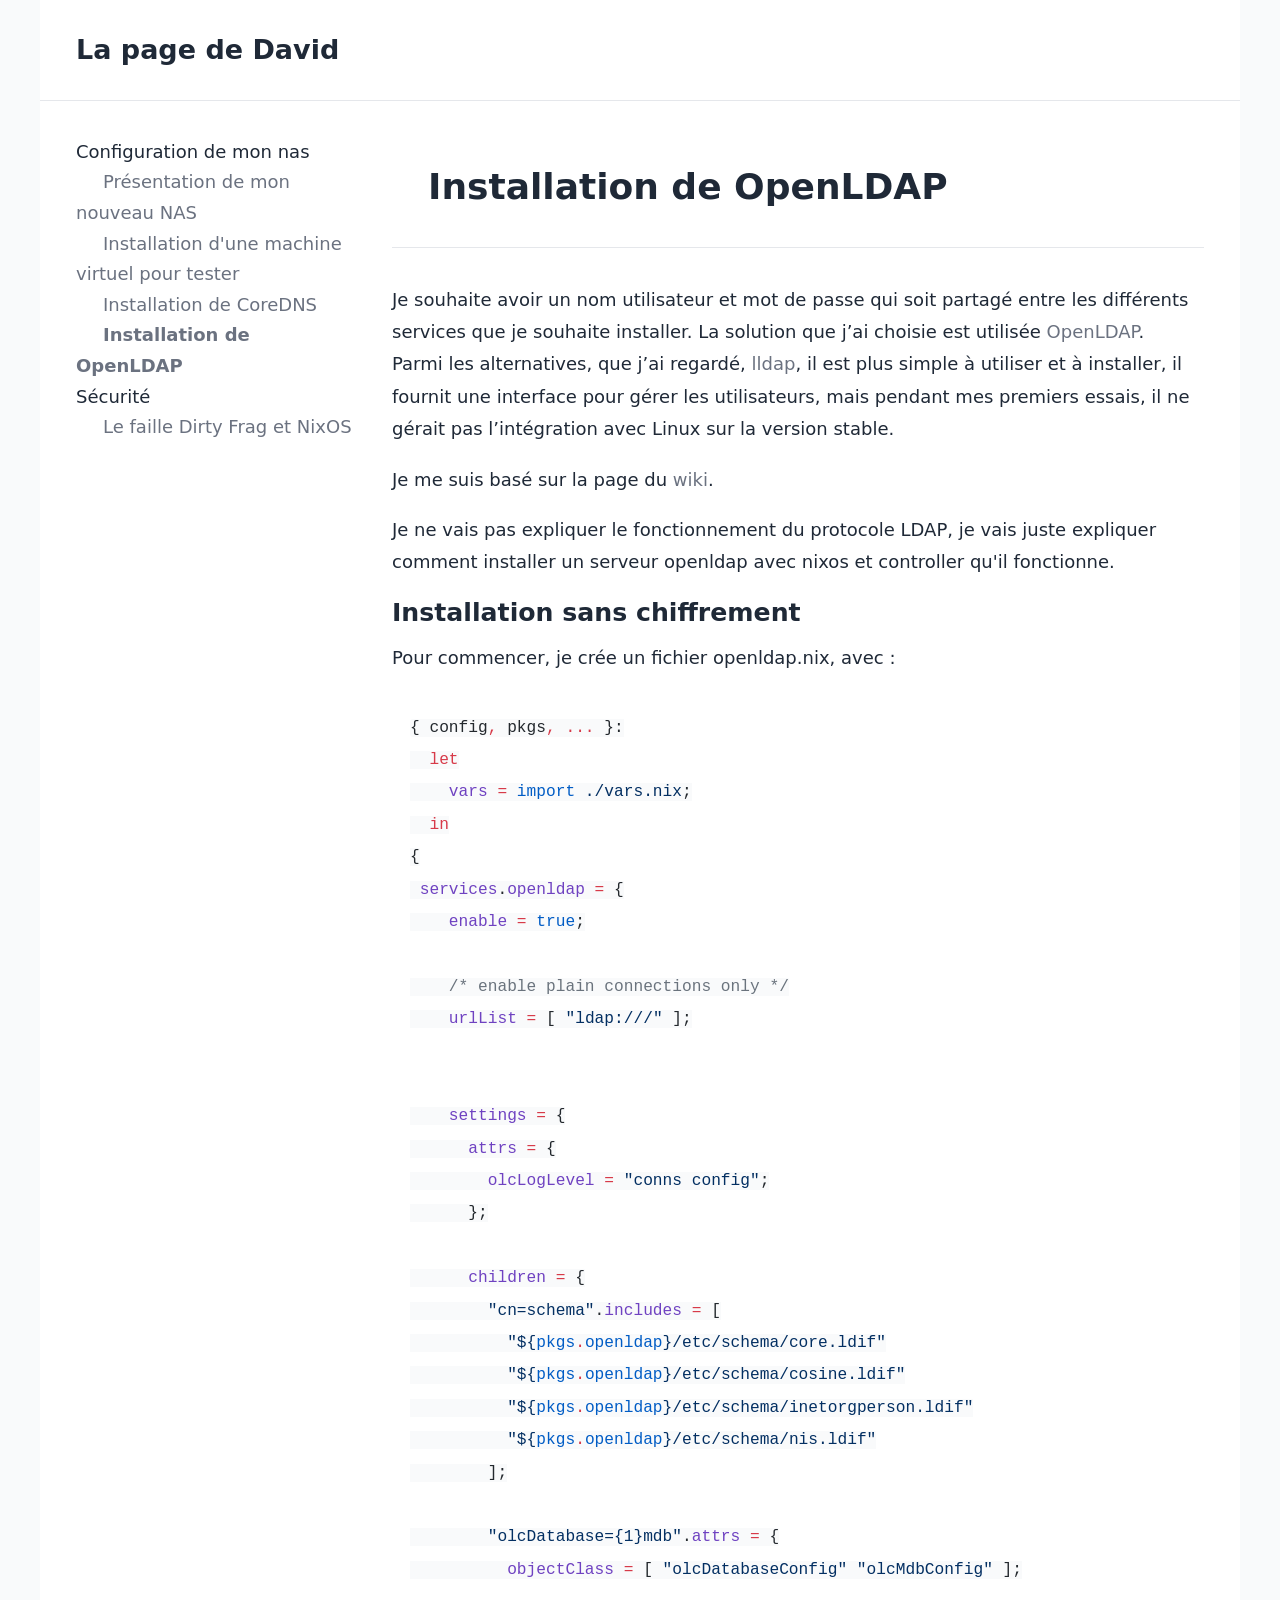
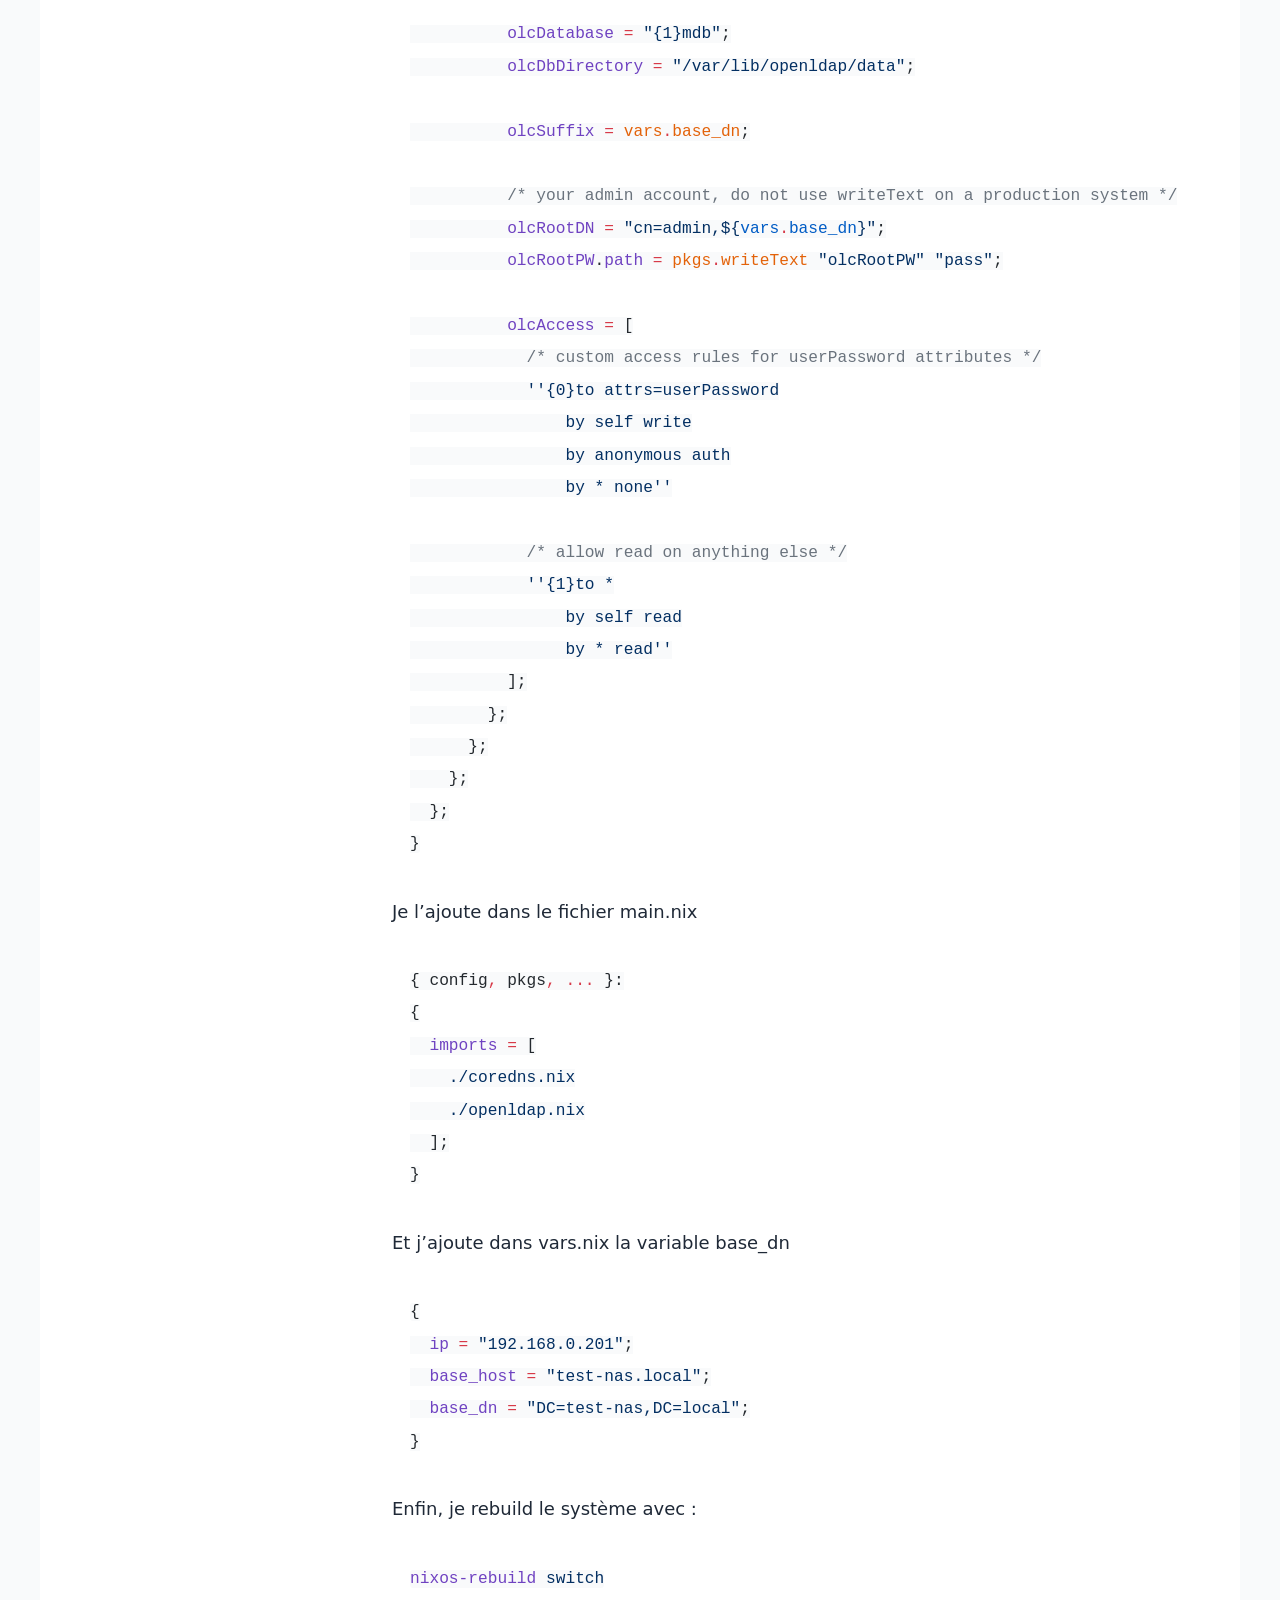
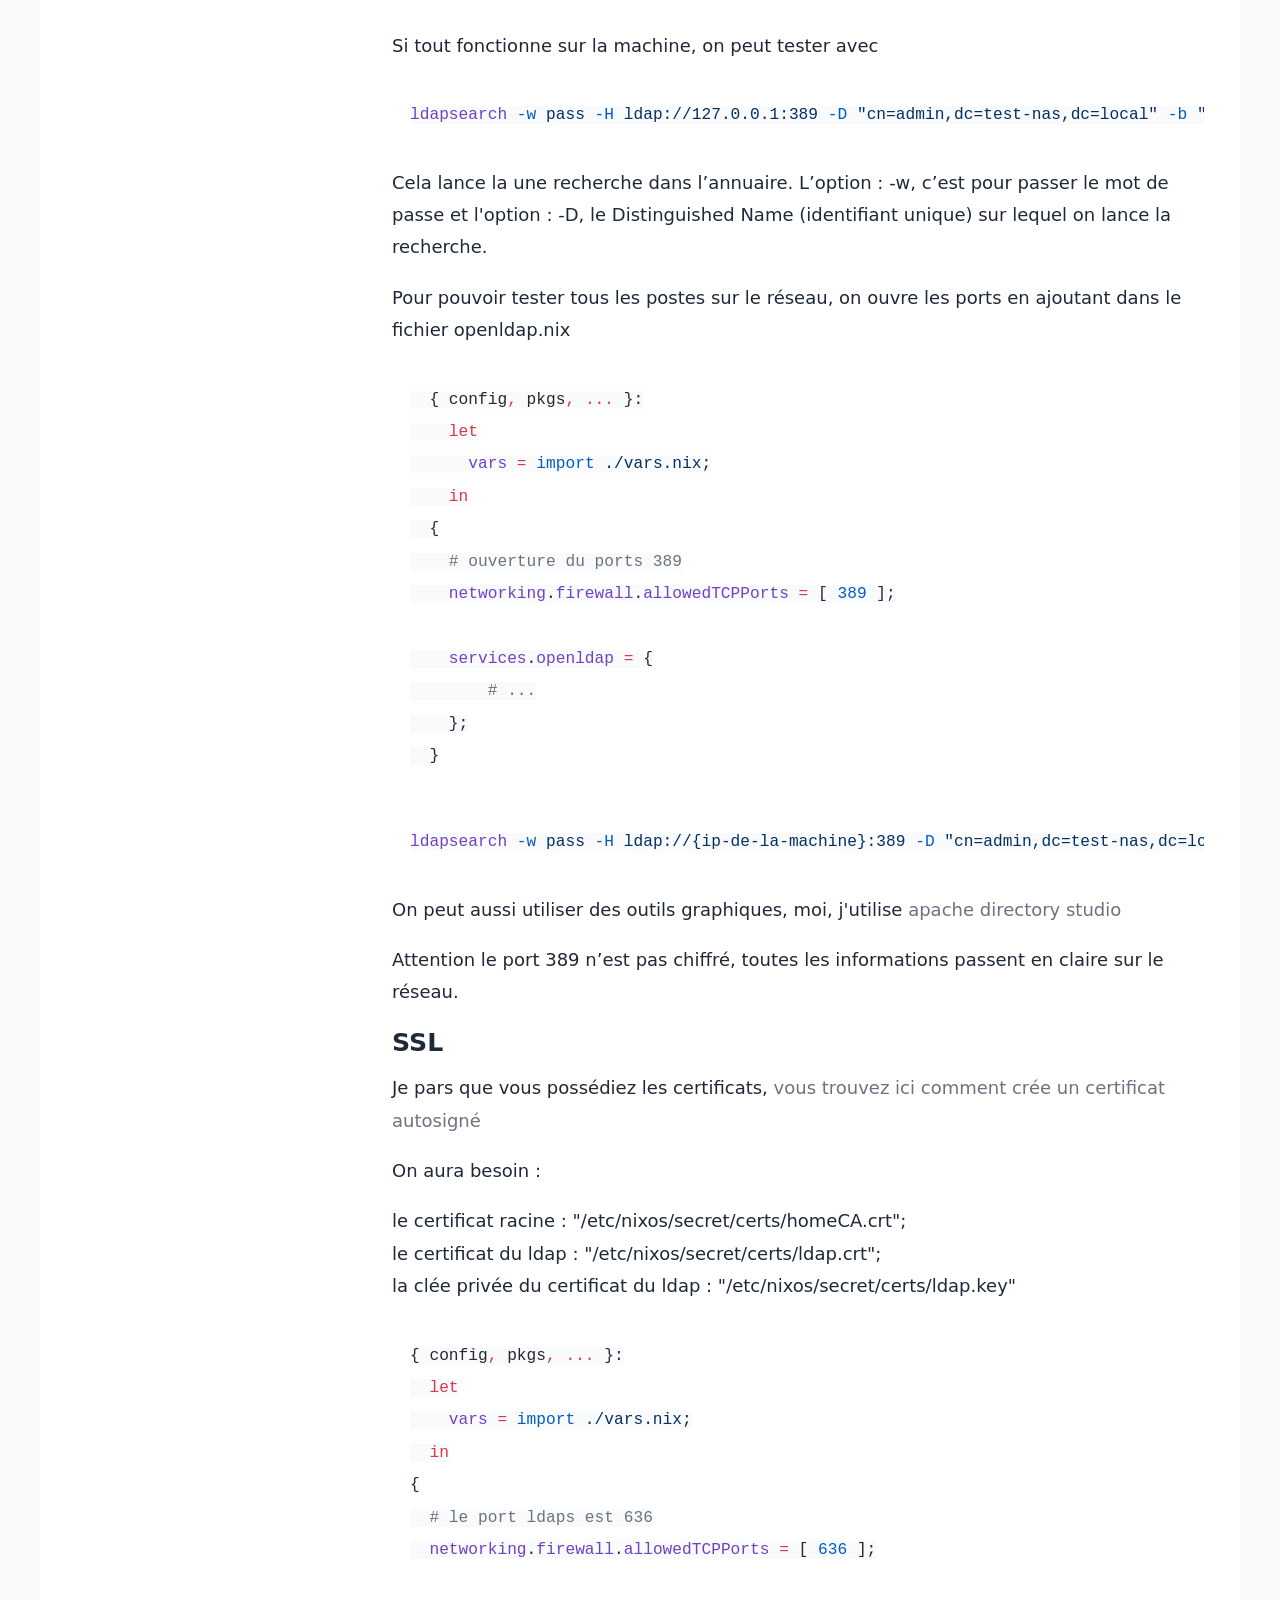
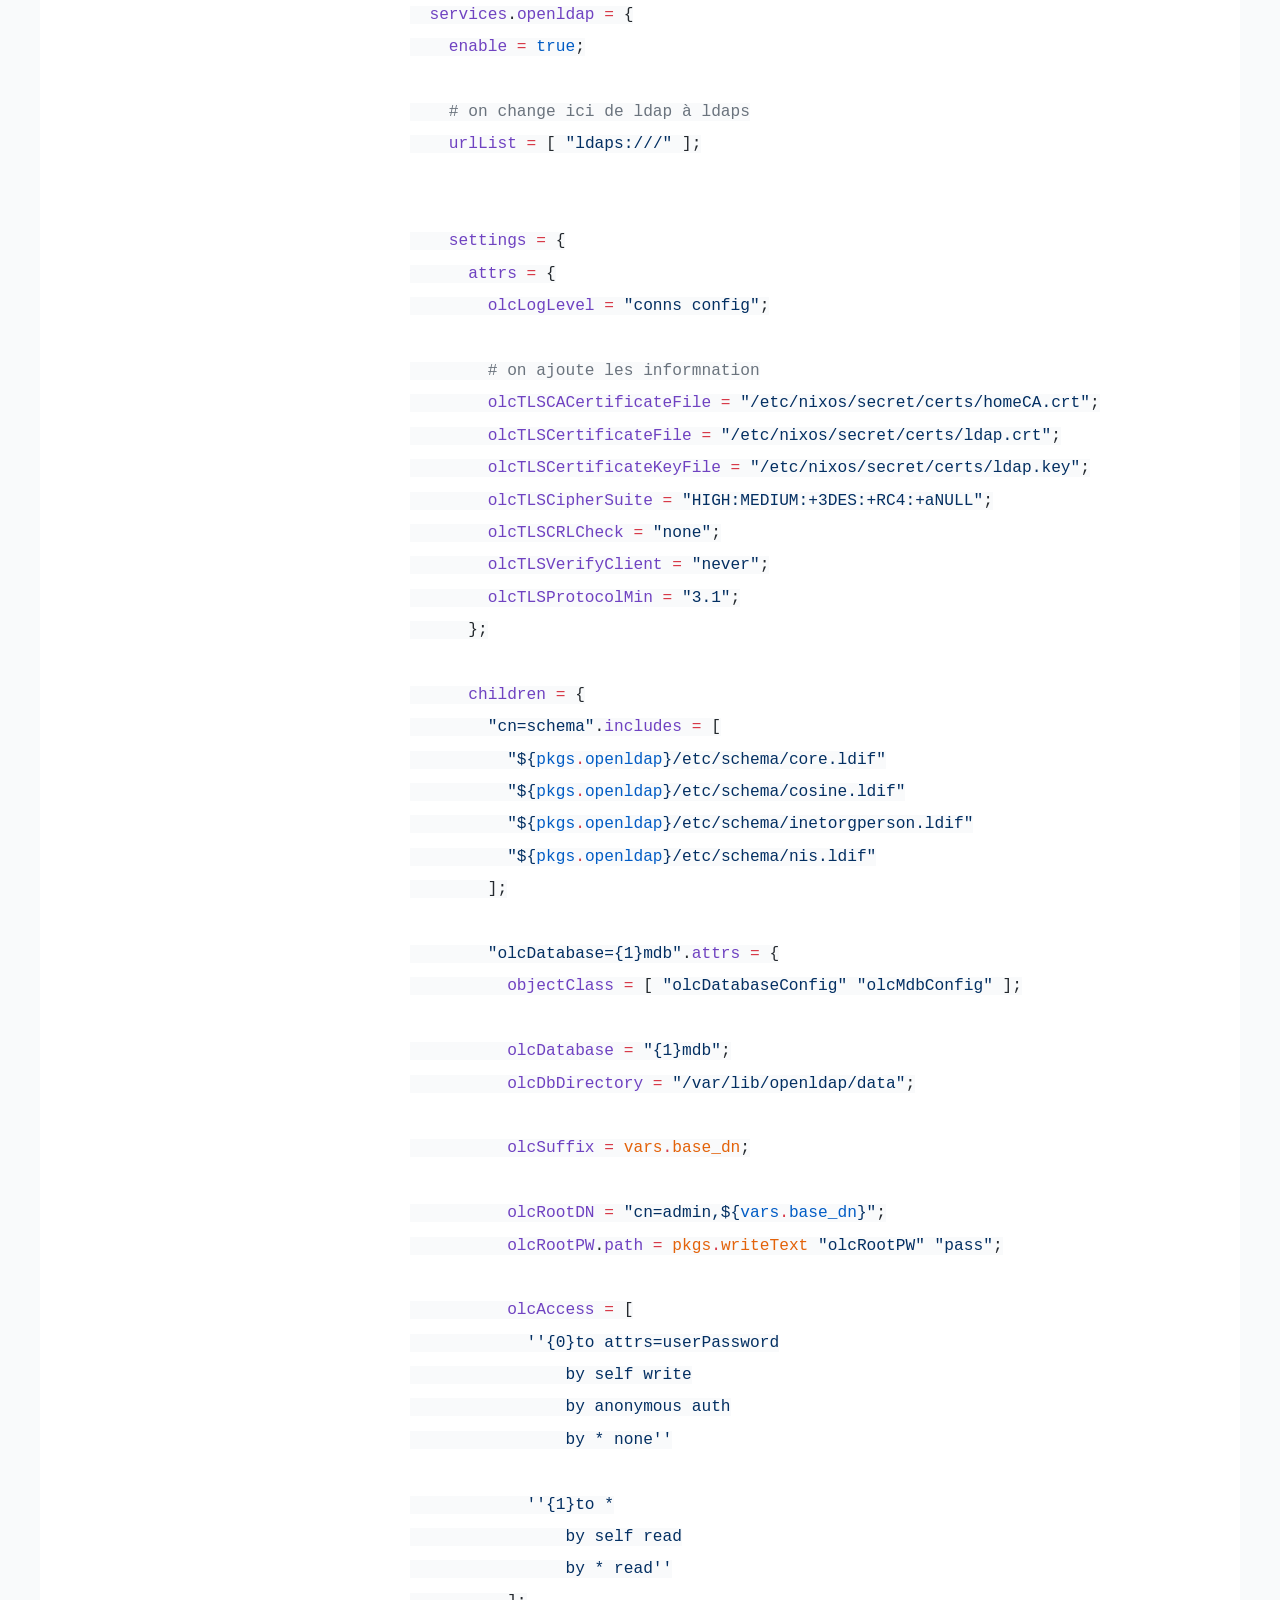
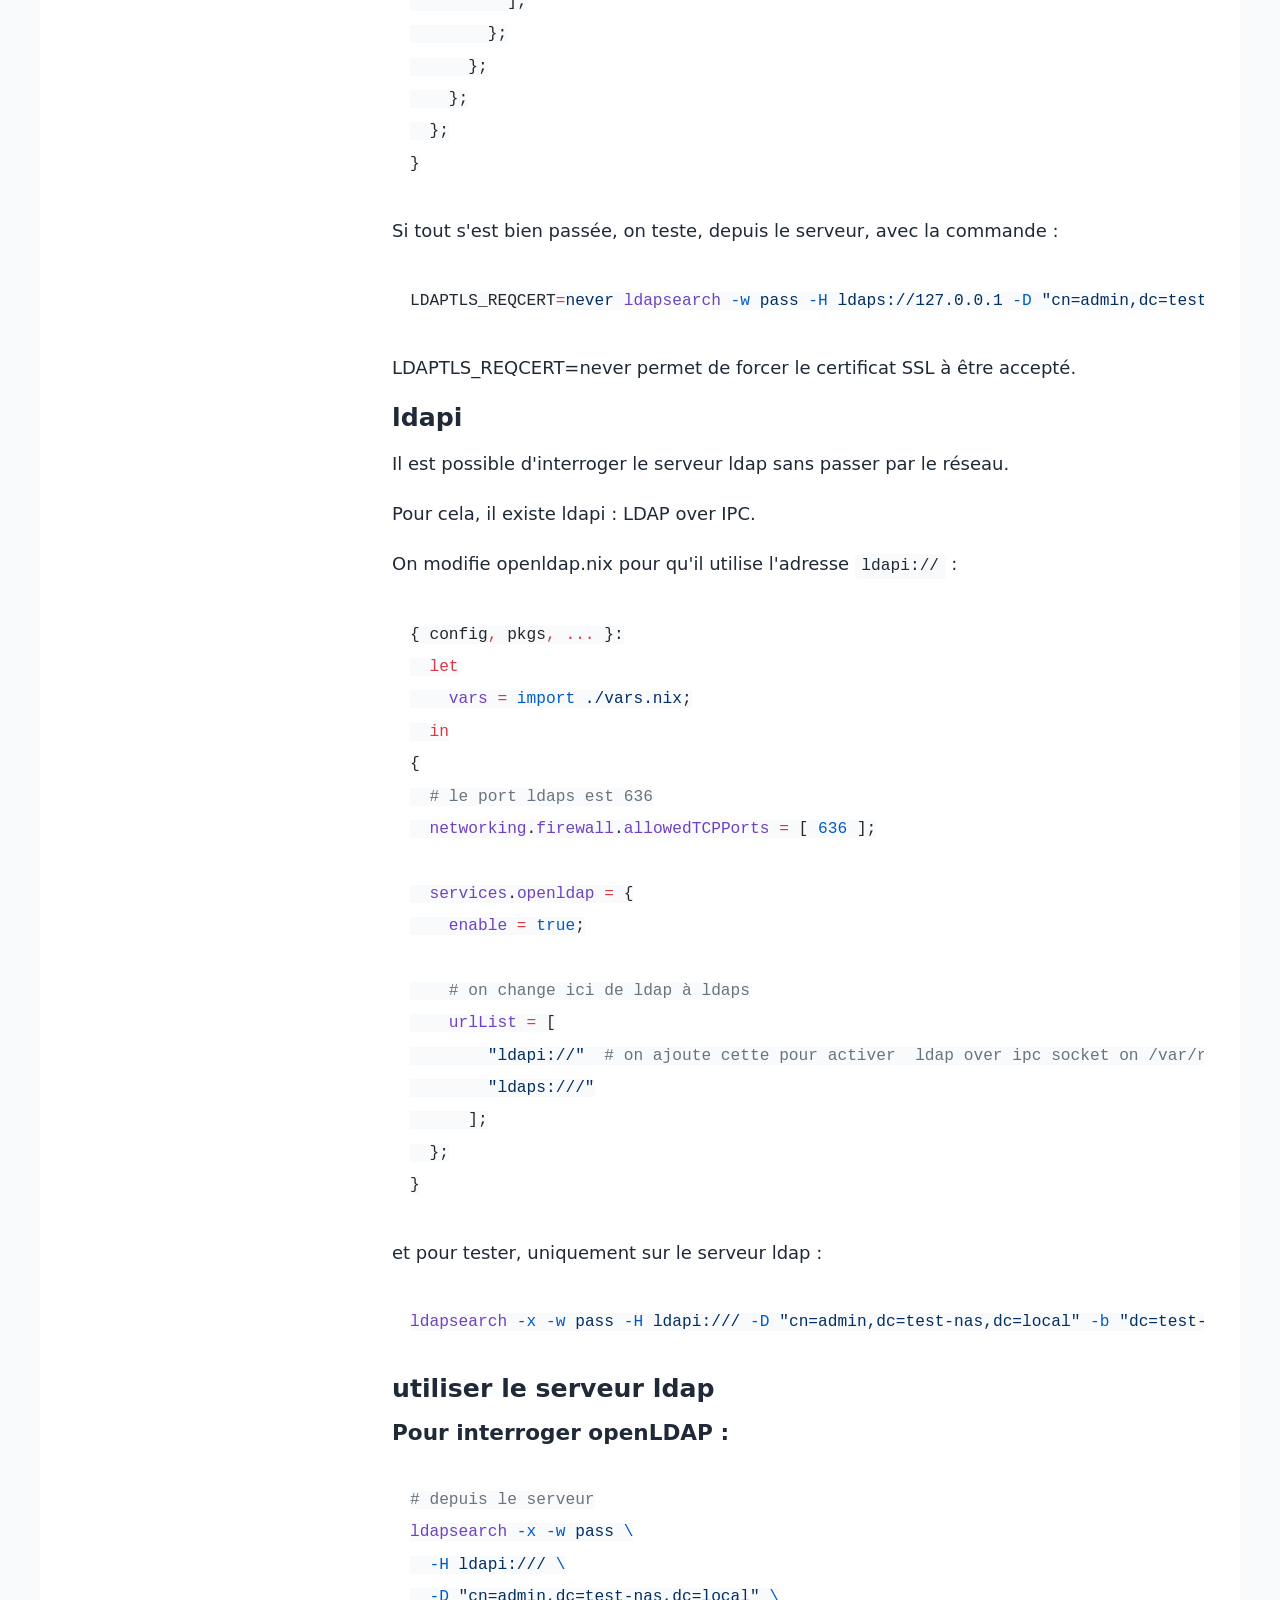
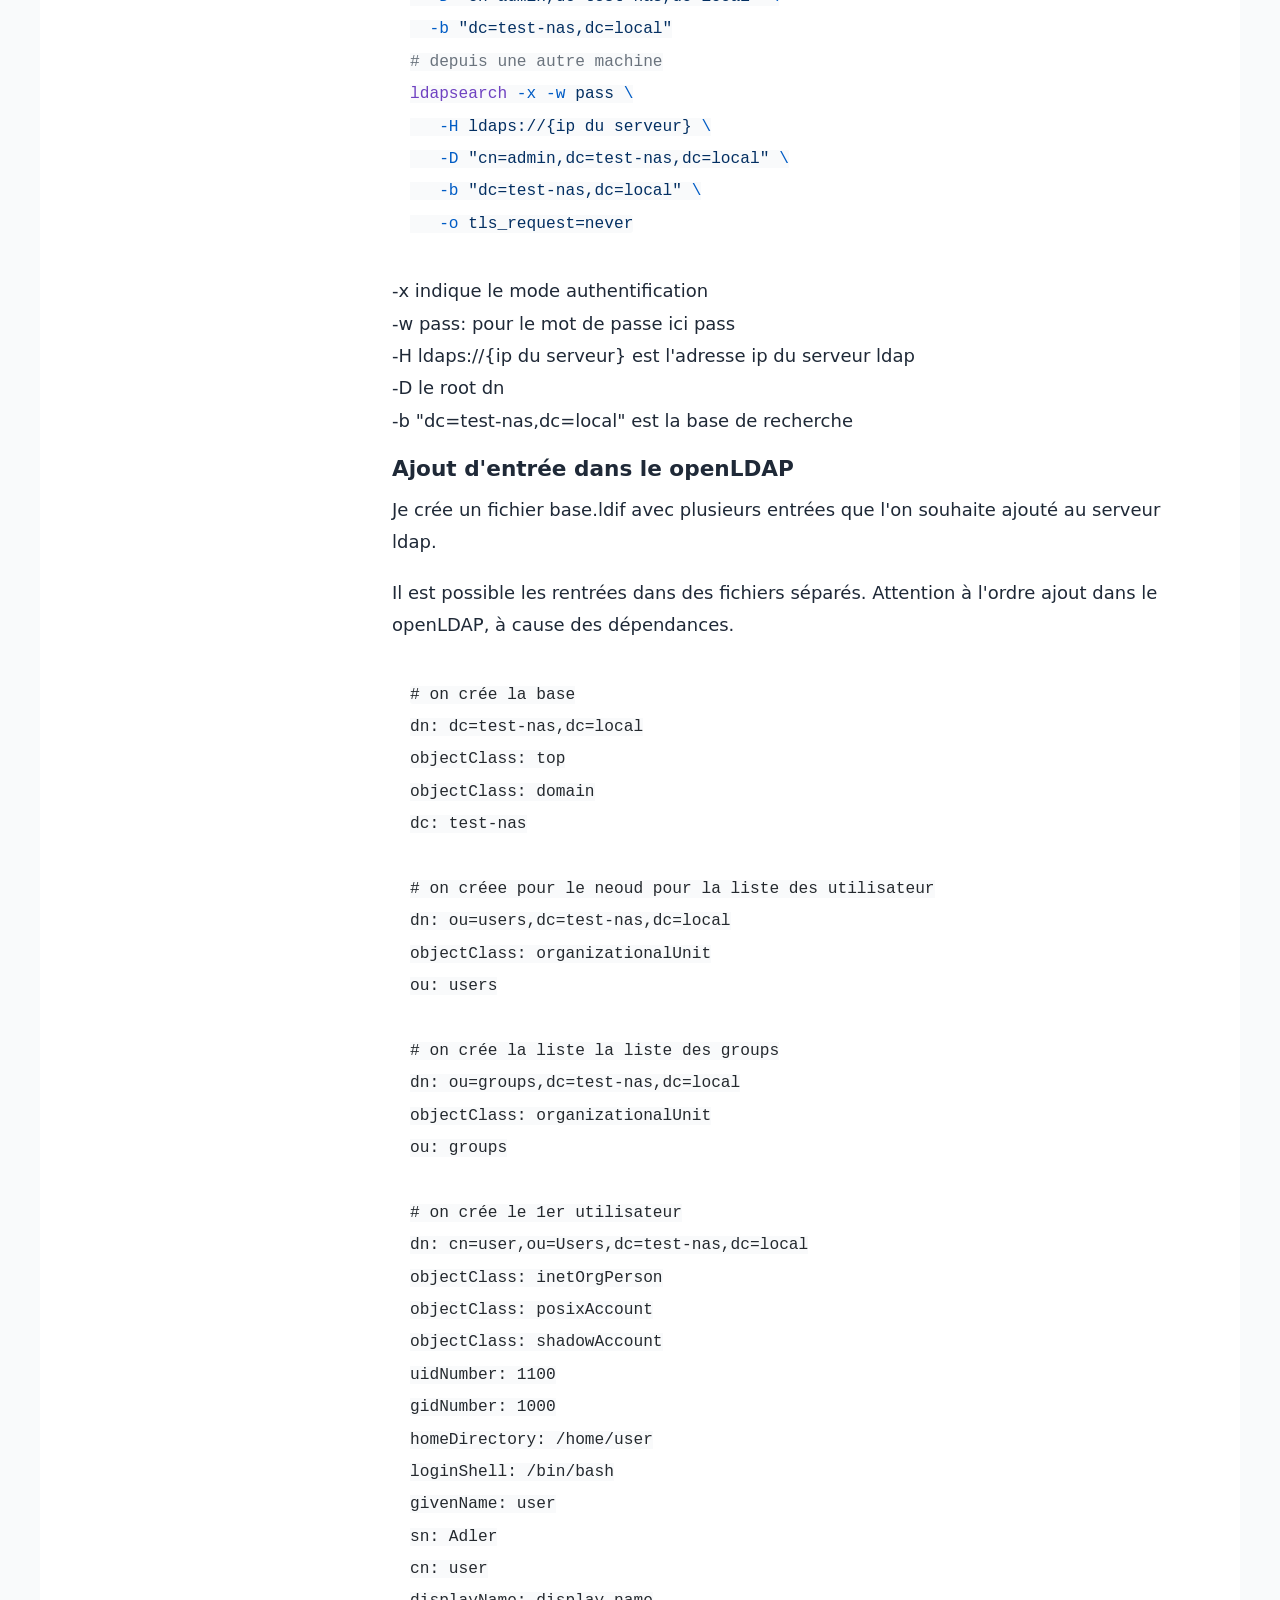
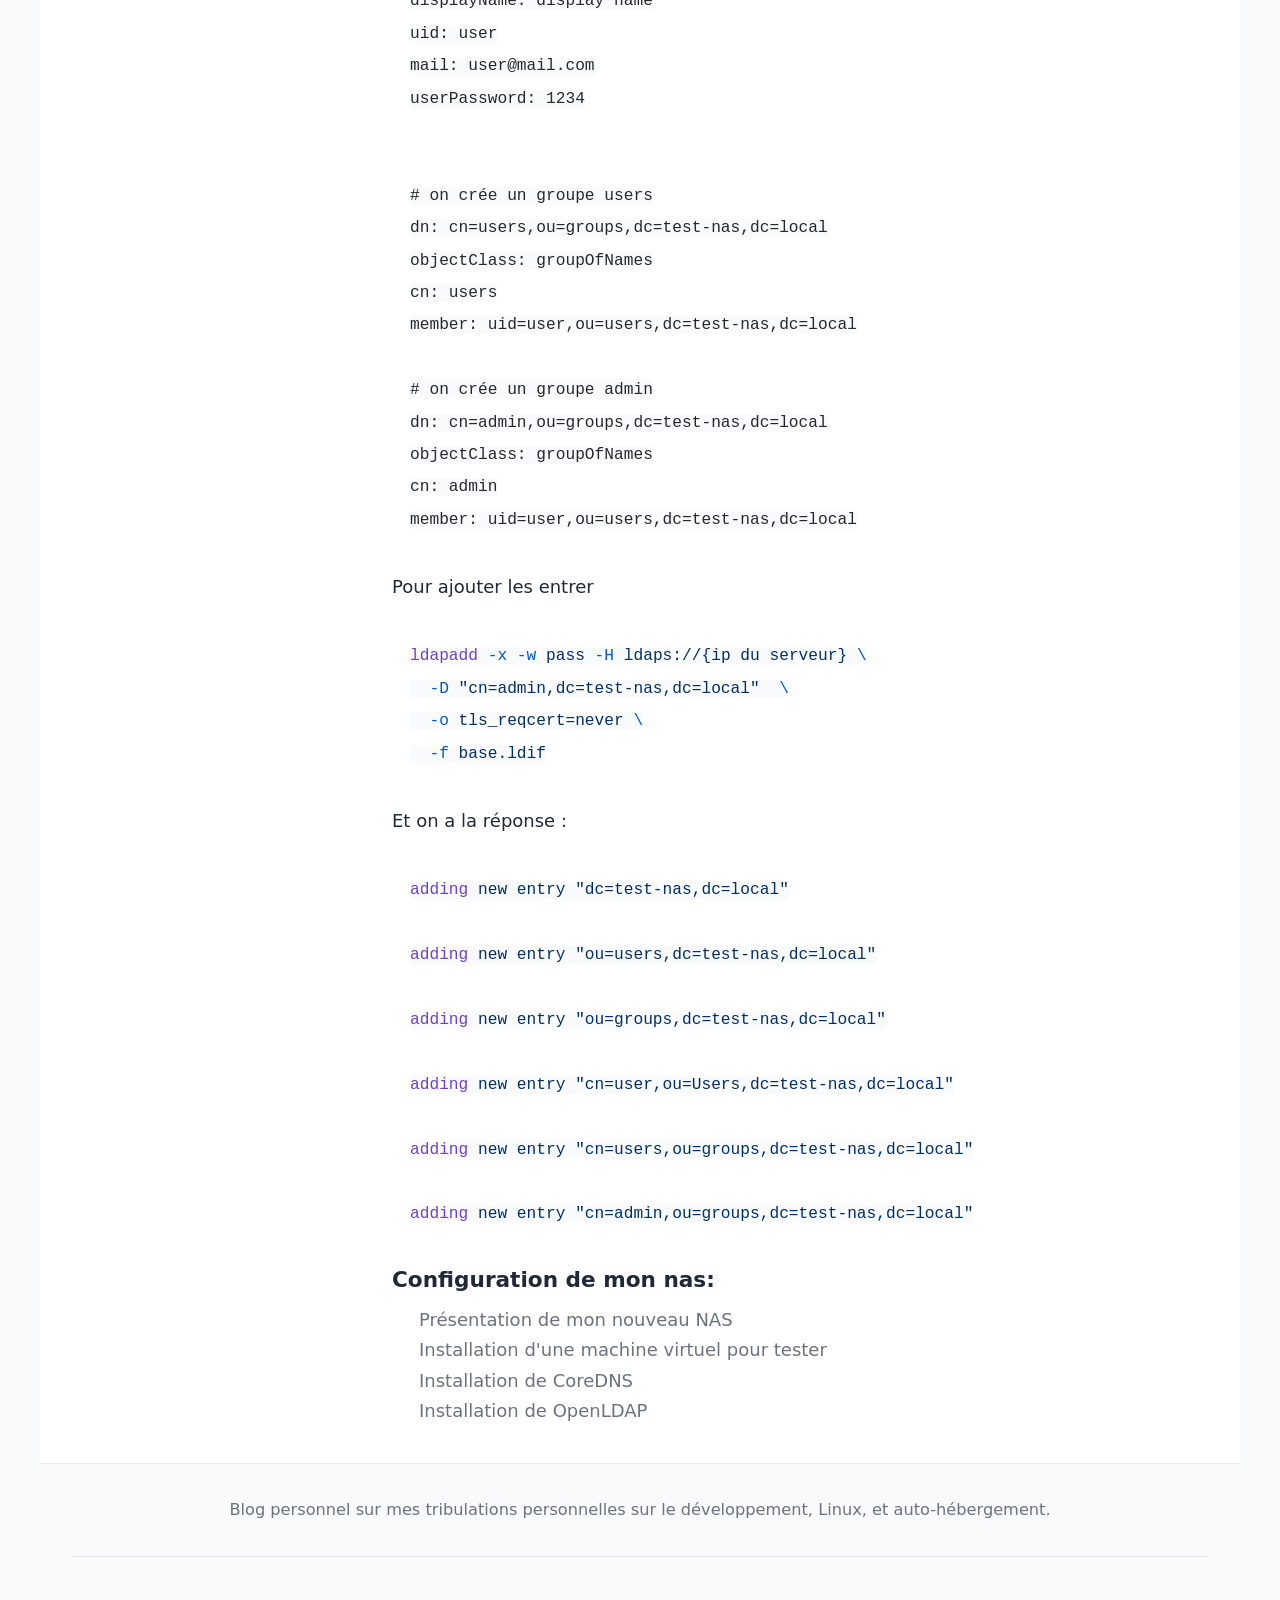
<file: articles/000_nas/040-openldap/index.html>
<!DOCTYPE html>
<html lang="fr">

<head>
  <meta charset="utf-8">
  <meta name="viewport" content="width=device-width, initial-scale=1.0">
  <title>La page de David</title>
  <link rel="stylesheet" href="/index.css">
  
  
    <link rel="alternate" type="application/rss+xml" title="RSS" href="https://adavida.github.io/rss.xml">
  
</head>

<body>
  <a href="#main-content" class="skip-link">Aller au contenu principal</a>
  <header>
    <a href="https:&#x2F;&#x2F;adavida.github.io&#x2F;" class="site-title">La page de David</a>
  </header>

  <main>
    <nav class="sidebar" aria-label="Menu principal">
      <ul class="sidebar-nav">
      
        
          
            
            
              <li>Configuration de mon nas
                <ul>
                  
                    <li class="">
                      <a href="https:&#x2F;&#x2F;adavida.github.io&#x2F;articles&#x2F;000_nas&#x2F;000-my-new-nas&#x2F;">Présentation de mon nouveau NAS</a>
                    </li>
                  
                    <li class="">
                      <a href="https:&#x2F;&#x2F;adavida.github.io&#x2F;articles&#x2F;000_nas&#x2F;010-install-test-vm&#x2F;">Installation d&#x27;une machine virtuel pour tester</a>
                    </li>
                  
                    <li class="">
                      <a href="https:&#x2F;&#x2F;adavida.github.io&#x2F;articles&#x2F;000_nas&#x2F;030-coredns&#x2F;">Installation de CoreDNS</a>
                    </li>
                  
                    <li class="current">
                      <a href="https:&#x2F;&#x2F;adavida.github.io&#x2F;articles&#x2F;000_nas&#x2F;040-openldap&#x2F;">Installation de OpenLDAP</a>
                    </li>
                  
                </ul>
              </li>
            
          
            
            
              <li>Sécurité
                <ul>
                  
                    <li class="">
                      <a href="https:&#x2F;&#x2F;adavida.github.io&#x2F;articles&#x2F;010_security&#x2F;000-dirtyfrag&#x2F;">Le faille Dirty Frag et NixOS </a>
                    </li>
                  
                </ul>
              </li>
            
          
        
      </ul>
    </nav>

    <div class="content" id="main-content">
      
<article>
  <header class="article-header">
    <h1>Installation de OpenLDAP</h1>
  </header>
  
  <div class="article-content">
    <p>Je souhaite avoir un nom utilisateur et mot de passe qui soit partagé entre les différents services que je souhaite installer. La solution que j’ai choisie est utilisée <a rel="external" href="https://www.openldap.org/">OpenLDAP</a>. <br/>
Parmi les alternatives, que j’ai regardé, <a rel="external" href="https://github.com/lldap/lldap">lldap</a>, il est plus simple à utiliser et à installer, il fournit une interface pour gérer les utilisateurs, mais pendant mes premiers essais, il ne gérait pas l’intégration avec Linux sur la version stable.</p>
<p>Je me suis basé sur la page du <a rel="external" href="https://wiki.nixos.org/wiki/OpenLDAP">wiki</a>.</p>
<p>Je ne vais pas expliquer le fonctionnement du protocole LDAP, je vais juste expliquer comment installer un serveur openldap avec nixos et controller qu'il fonctionne.</p>
<h3 id="installation-sans-chiffrement">Installation sans chiffrement</h3>
<p>Pour commencer, je crée un fichier openldap.nix, avec :</p>
<pre class="giallo" style="color: #24292E; background-color: #FFFFFF;"><code data-lang="nix"><span class="giallo-l"><span>{ config</span><span style="color: #D73A49;">,</span><span> pkgs</span><span style="color: #D73A49;">, ...</span><span> }:</span></span>
<span class="giallo-l"><span style="color: #D73A49;">  let</span></span>
<span class="giallo-l"><span style="color: #6F42C1;">    vars</span><span style="color: #D73A49;"> =</span><span style="color: #005CC5;"> import</span><span style="color: #032F62;"> ./vars.nix</span><span>;</span></span>
<span class="giallo-l"><span style="color: #D73A49;">  in</span></span>
<span class="giallo-l"><span>{</span></span>
<span class="giallo-l"><span style="color: #6F42C1;"> services</span><span>.</span><span style="color: #6F42C1;">openldap</span><span style="color: #D73A49;"> =</span><span> {</span></span>
<span class="giallo-l"><span style="color: #6F42C1;">    enable</span><span style="color: #D73A49;"> =</span><span style="color: #005CC5;"> true</span><span>;</span></span>
<span class="giallo-l"></span>
<span class="giallo-l"><span style="color: #6A737D;">    /* enable plain connections only */</span></span>
<span class="giallo-l"><span style="color: #6F42C1;">    urlList</span><span style="color: #D73A49;"> =</span><span> [</span><span style="color: #032F62;"> &quot;ldap:///&quot;</span><span> ];</span></span>
<span class="giallo-l"></span>
<span class="giallo-l"></span>
<span class="giallo-l"><span style="color: #6F42C1;">    settings</span><span style="color: #D73A49;"> =</span><span> {</span></span>
<span class="giallo-l"><span style="color: #6F42C1;">      attrs</span><span style="color: #D73A49;"> =</span><span> {</span></span>
<span class="giallo-l"><span style="color: #6F42C1;">        olcLogLevel</span><span style="color: #D73A49;"> =</span><span style="color: #032F62;"> &quot;conns config&quot;</span><span>;</span></span>
<span class="giallo-l"><span>      };</span></span>
<span class="giallo-l"></span>
<span class="giallo-l"><span style="color: #6F42C1;">      children</span><span style="color: #D73A49;"> =</span><span> {</span></span>
<span class="giallo-l"><span style="color: #032F62;">        &quot;cn=schema&quot;</span><span>.</span><span style="color: #6F42C1;">includes</span><span style="color: #D73A49;"> =</span><span> [</span></span>
<span class="giallo-l"><span style="color: #032F62;">          &quot;${</span><span style="color: #005CC5;">pkgs</span><span style="color: #D73A49;">.</span><span style="color: #005CC5;">openldap</span><span style="color: #032F62;">}/etc/schema/core.ldif&quot;</span></span>
<span class="giallo-l"><span style="color: #032F62;">          &quot;${</span><span style="color: #005CC5;">pkgs</span><span style="color: #D73A49;">.</span><span style="color: #005CC5;">openldap</span><span style="color: #032F62;">}/etc/schema/cosine.ldif&quot;</span></span>
<span class="giallo-l"><span style="color: #032F62;">          &quot;${</span><span style="color: #005CC5;">pkgs</span><span style="color: #D73A49;">.</span><span style="color: #005CC5;">openldap</span><span style="color: #032F62;">}/etc/schema/inetorgperson.ldif&quot;</span></span>
<span class="giallo-l"><span style="color: #032F62;">          &quot;${</span><span style="color: #005CC5;">pkgs</span><span style="color: #D73A49;">.</span><span style="color: #005CC5;">openldap</span><span style="color: #032F62;">}/etc/schema/nis.ldif&quot;</span></span>
<span class="giallo-l"><span>        ];</span></span>
<span class="giallo-l"></span>
<span class="giallo-l"><span style="color: #032F62;">        &quot;olcDatabase={1}mdb&quot;</span><span>.</span><span style="color: #6F42C1;">attrs</span><span style="color: #D73A49;"> =</span><span> {</span></span>
<span class="giallo-l"><span style="color: #6F42C1;">          objectClass</span><span style="color: #D73A49;"> =</span><span> [</span><span style="color: #032F62;"> &quot;olcDatabaseConfig&quot; &quot;olcMdbConfig&quot;</span><span> ];</span></span>
<span class="giallo-l"></span>
<span class="giallo-l"><span style="color: #6F42C1;">          olcDatabase</span><span style="color: #D73A49;"> =</span><span style="color: #032F62;"> &quot;{1}mdb&quot;</span><span>;</span></span>
<span class="giallo-l"><span style="color: #6F42C1;">          olcDbDirectory</span><span style="color: #D73A49;"> =</span><span style="color: #032F62;"> &quot;/var/lib/openldap/data&quot;</span><span>;</span></span>
<span class="giallo-l"></span>
<span class="giallo-l"><span style="color: #6F42C1;">          olcSuffix</span><span style="color: #D73A49;"> =</span><span style="color: #E36209;"> vars</span><span style="color: #D73A49;">.</span><span style="color: #E36209;">base_dn</span><span>;</span></span>
<span class="giallo-l"></span>
<span class="giallo-l"><span style="color: #6A737D;">          /* your admin account, do not use writeText on a production system */</span></span>
<span class="giallo-l"><span style="color: #6F42C1;">          olcRootDN</span><span style="color: #D73A49;"> =</span><span style="color: #032F62;"> &quot;cn=admin,${</span><span style="color: #005CC5;">vars</span><span style="color: #D73A49;">.</span><span style="color: #005CC5;">base_dn</span><span style="color: #032F62;">}&quot;</span><span>;</span></span>
<span class="giallo-l"><span style="color: #6F42C1;">          olcRootPW</span><span>.</span><span style="color: #6F42C1;">path</span><span style="color: #D73A49;"> =</span><span style="color: #E36209;"> pkgs</span><span style="color: #D73A49;">.</span><span style="color: #E36209;">writeText</span><span style="color: #032F62;"> &quot;olcRootPW&quot; &quot;pass&quot;</span><span>;</span></span>
<span class="giallo-l"></span>
<span class="giallo-l"><span style="color: #6F42C1;">          olcAccess</span><span style="color: #D73A49;"> =</span><span> [</span></span>
<span class="giallo-l"><span style="color: #6A737D;">            /* custom access rules for userPassword attributes */</span></span>
<span class="giallo-l"><span style="color: #032F62;">            &#39;&#39;{0}to attrs=userPassword</span></span>
<span class="giallo-l"><span style="color: #032F62;">                by self write</span></span>
<span class="giallo-l"><span style="color: #032F62;">                by anonymous auth</span></span>
<span class="giallo-l"><span style="color: #032F62;">                by * none&#39;&#39;</span></span>
<span class="giallo-l"></span>
<span class="giallo-l"><span style="color: #6A737D;">            /* allow read on anything else */</span></span>
<span class="giallo-l"><span style="color: #032F62;">            &#39;&#39;{1}to *</span></span>
<span class="giallo-l"><span style="color: #032F62;">                by self read</span></span>
<span class="giallo-l"><span style="color: #032F62;">                by * read&#39;&#39;</span></span>
<span class="giallo-l"><span>          ];</span></span>
<span class="giallo-l"><span>        };</span></span>
<span class="giallo-l"><span>      };</span></span>
<span class="giallo-l"><span>    };</span></span>
<span class="giallo-l"><span>  };</span></span>
<span class="giallo-l"><span>}</span></span></code></pre>
<p>Je l’ajoute dans le fichier main.nix</p>
<pre class="giallo" style="color: #24292E; background-color: #FFFFFF;"><code data-lang="nix"><span class="giallo-l"><span>{ config</span><span style="color: #D73A49;">,</span><span> pkgs</span><span style="color: #D73A49;">, ...</span><span> }:</span></span>
<span class="giallo-l"><span>{</span></span>
<span class="giallo-l"><span style="color: #6F42C1;">  imports</span><span style="color: #D73A49;"> =</span><span> [</span></span>
<span class="giallo-l"><span style="color: #032F62;">    ./coredns.nix</span></span>
<span class="giallo-l"><span style="color: #032F62;">    ./openldap.nix</span></span>
<span class="giallo-l"><span>  ];</span></span>
<span class="giallo-l"><span>}</span></span></code></pre>
<p>Et j’ajoute dans vars.nix la variable base_dn</p>
<pre class="giallo" style="color: #24292E; background-color: #FFFFFF;"><code data-lang="nix"><span class="giallo-l"><span>{</span></span>
<span class="giallo-l"><span style="color: #6F42C1;">  ip</span><span style="color: #D73A49;"> =</span><span style="color: #032F62;"> &quot;192.168.0.201&quot;</span><span>;</span></span>
<span class="giallo-l"><span style="color: #6F42C1;">  base_host</span><span style="color: #D73A49;"> =</span><span style="color: #032F62;"> &quot;test-nas.local&quot;</span><span>;</span></span>
<span class="giallo-l"><span style="color: #6F42C1;">  base_dn</span><span style="color: #D73A49;"> =</span><span style="color: #032F62;"> &quot;DC=test-nas,DC=local&quot;</span><span>;</span></span>
<span class="giallo-l"><span>}</span></span>
<span class="giallo-l"></span></code></pre>
<p>Enfin, je rebuild le système avec :</p>
<pre class="giallo" style="color: #24292E; background-color: #FFFFFF;"><code data-lang="shellscript"><span class="giallo-l"><span style="color: #6F42C1;">nixos-rebuild</span><span style="color: #032F62;"> switch</span></span></code></pre>
<p>Si tout fonctionne sur la machine, on peut tester avec</p>
<pre class="giallo" style="color: #24292E; background-color: #FFFFFF;"><code data-lang="shellscript"><span class="giallo-l"><span style="color: #6F42C1;">ldapsearch</span><span style="color: #005CC5;"> -w</span><span style="color: #032F62;"> pass</span><span style="color: #005CC5;"> -H</span><span style="color: #032F62;"> ldap://127.0.0.1:389</span><span style="color: #005CC5;"> -D</span><span style="color: #032F62;"> &quot;cn=admin,dc=test-nas,dc=local&quot;</span><span style="color: #005CC5;"> -b</span><span style="color: #032F62;"> &quot;cn=admin,dc=test-nas,dc=local&quot;</span></span></code></pre>
<p>Cela lance la une recherche dans l’annuaire. L’option : -w, c’est pour passer le mot de passe et l'option : -D, le Distinguished Name (identifiant unique) sur lequel on lance la recherche.</p>
<p>Pour pouvoir tester tous les postes sur le réseau, on ouvre les ports en ajoutant dans le fichier openldap.nix</p>
<pre class="giallo" style="color: #24292E; background-color: #FFFFFF;"><code data-lang="nix"><span class="giallo-l"><span>  { config</span><span style="color: #D73A49;">,</span><span> pkgs</span><span style="color: #D73A49;">, ...</span><span> }:</span></span>
<span class="giallo-l"><span style="color: #D73A49;">    let</span></span>
<span class="giallo-l"><span style="color: #6F42C1;">      vars</span><span style="color: #D73A49;"> =</span><span style="color: #005CC5;"> import</span><span style="color: #032F62;"> ./vars.nix</span><span>;</span></span>
<span class="giallo-l"><span style="color: #D73A49;">    in</span></span>
<span class="giallo-l"><span>  {</span></span>
<span class="giallo-l"><span style="color: #6A737D;">    # ouverture du ports 389</span></span>
<span class="giallo-l"><span style="color: #6F42C1;">    networking</span><span>.</span><span style="color: #6F42C1;">firewall</span><span>.</span><span style="color: #6F42C1;">allowedTCPPorts</span><span style="color: #D73A49;"> =</span><span> [</span><span style="color: #005CC5;"> 389</span><span> ];</span></span>
<span class="giallo-l"></span>
<span class="giallo-l"><span style="color: #6F42C1;">    services</span><span>.</span><span style="color: #6F42C1;">openldap</span><span style="color: #D73A49;"> =</span><span> {</span></span>
<span class="giallo-l"><span style="color: #6A737D;">        # ...</span></span>
<span class="giallo-l"><span>    };</span></span>
<span class="giallo-l"><span>  }</span></span></code></pre><pre class="giallo" style="color: #24292E; background-color: #FFFFFF;"><code data-lang="shellscript"><span class="giallo-l"><span style="color: #6F42C1;">ldapsearch</span><span style="color: #005CC5;"> -w</span><span style="color: #032F62;"> pass</span><span style="color: #005CC5;"> -H</span><span style="color: #032F62;"> ldap://{ip-de-la-machine}:389</span><span style="color: #005CC5;"> -D</span><span style="color: #032F62;"> &quot;cn=admin,dc=test-nas,dc=local&quot;</span><span style="color: #005CC5;"> -b</span><span style="color: #032F62;"> &quot;cn=admin,dc=test-nas,dc=local&quot;</span></span></code></pre>
<p>On peut aussi utiliser des outils graphiques, moi, j'utilise <a rel="external" href="https://directory.apache.org/studio/downloads.html">apache directory studio</a></p>
<p>Attention le port 389 n’est pas chiffré, toutes les informations passent en claire sur le réseau.</p>
<h3 id="ssl">SSL</h3>
<p>Je pars que vous possédiez les certificats, <a rel="external" href="https://www.linuxtricks.fr/wiki/openssl-creation-d-une-autorite-de-certification-interne-et-de-certificats-clients">vous trouvez ici comment crée un certificat autosigné </a></p>
<p>On aura besoin :</p>
<ul>
<li>le certificat racine : "/etc/nixos/secret/certs/homeCA.crt";</li>
<li>le certificat du ldap : "/etc/nixos/secret/certs/ldap.crt";</li>
<li>la clée privée du certificat du ldap : "/etc/nixos/secret/certs/ldap.key"</li>
</ul>
<pre class="giallo" style="color: #24292E; background-color: #FFFFFF;"><code data-lang="nix"><span class="giallo-l"><span>{ config</span><span style="color: #D73A49;">,</span><span> pkgs</span><span style="color: #D73A49;">, ...</span><span> }:</span></span>
<span class="giallo-l"><span style="color: #D73A49;">  let</span></span>
<span class="giallo-l"><span style="color: #6F42C1;">    vars</span><span style="color: #D73A49;"> =</span><span style="color: #005CC5;"> import</span><span style="color: #032F62;"> ./vars.nix</span><span>;</span></span>
<span class="giallo-l"><span style="color: #D73A49;">  in</span></span>
<span class="giallo-l"><span>{</span></span>
<span class="giallo-l"><span style="color: #6A737D;">  # le port ldaps est 636</span></span>
<span class="giallo-l"><span style="color: #6F42C1;">  networking</span><span>.</span><span style="color: #6F42C1;">firewall</span><span>.</span><span style="color: #6F42C1;">allowedTCPPorts</span><span style="color: #D73A49;"> =</span><span> [</span><span style="color: #005CC5;"> 636</span><span> ];</span></span>
<span class="giallo-l"></span>
<span class="giallo-l"><span style="color: #6F42C1;">  services</span><span>.</span><span style="color: #6F42C1;">openldap</span><span style="color: #D73A49;"> =</span><span> {</span></span>
<span class="giallo-l"><span style="color: #6F42C1;">    enable</span><span style="color: #D73A49;"> =</span><span style="color: #005CC5;"> true</span><span>;</span></span>
<span class="giallo-l"></span>
<span class="giallo-l"><span style="color: #6A737D;">    # on change ici de ldap à ldaps</span></span>
<span class="giallo-l"><span style="color: #6F42C1;">    urlList</span><span style="color: #D73A49;"> =</span><span> [</span><span style="color: #032F62;"> &quot;ldaps:///&quot;</span><span> ];</span></span>
<span class="giallo-l"></span>
<span class="giallo-l"></span>
<span class="giallo-l"><span style="color: #6F42C1;">    settings</span><span style="color: #D73A49;"> =</span><span> {</span></span>
<span class="giallo-l"><span style="color: #6F42C1;">      attrs</span><span style="color: #D73A49;"> =</span><span> {</span></span>
<span class="giallo-l"><span style="color: #6F42C1;">        olcLogLevel</span><span style="color: #D73A49;"> =</span><span style="color: #032F62;"> &quot;conns config&quot;</span><span>;</span></span>
<span class="giallo-l"></span>
<span class="giallo-l"><span style="color: #6A737D;">        # on ajoute les informnation</span></span>
<span class="giallo-l"><span style="color: #6F42C1;">        olcTLSCACertificateFile</span><span style="color: #D73A49;"> =</span><span style="color: #032F62;"> &quot;/etc/nixos/secret/certs/homeCA.crt&quot;</span><span>;</span></span>
<span class="giallo-l"><span style="color: #6F42C1;">        olcTLSCertificateFile</span><span style="color: #D73A49;"> =</span><span style="color: #032F62;"> &quot;/etc/nixos/secret/certs/ldap.crt&quot;</span><span>;</span></span>
<span class="giallo-l"><span style="color: #6F42C1;">        olcTLSCertificateKeyFile</span><span style="color: #D73A49;"> =</span><span style="color: #032F62;"> &quot;/etc/nixos/secret/certs/ldap.key&quot;</span><span>;</span></span>
<span class="giallo-l"><span style="color: #6F42C1;">        olcTLSCipherSuite</span><span style="color: #D73A49;"> =</span><span style="color: #032F62;"> &quot;HIGH:MEDIUM:+3DES:+RC4:+aNULL&quot;</span><span>;</span></span>
<span class="giallo-l"><span style="color: #6F42C1;">        olcTLSCRLCheck</span><span style="color: #D73A49;"> =</span><span style="color: #032F62;"> &quot;none&quot;</span><span>;</span></span>
<span class="giallo-l"><span style="color: #6F42C1;">        olcTLSVerifyClient</span><span style="color: #D73A49;"> =</span><span style="color: #032F62;"> &quot;never&quot;</span><span>;</span></span>
<span class="giallo-l"><span style="color: #6F42C1;">        olcTLSProtocolMin</span><span style="color: #D73A49;"> =</span><span style="color: #032F62;"> &quot;3.1&quot;</span><span>;</span></span>
<span class="giallo-l"><span>      };</span></span>
<span class="giallo-l"></span>
<span class="giallo-l"><span style="color: #6F42C1;">      children</span><span style="color: #D73A49;"> =</span><span> {</span></span>
<span class="giallo-l"><span style="color: #032F62;">        &quot;cn=schema&quot;</span><span>.</span><span style="color: #6F42C1;">includes</span><span style="color: #D73A49;"> =</span><span> [</span></span>
<span class="giallo-l"><span style="color: #032F62;">          &quot;${</span><span style="color: #005CC5;">pkgs</span><span style="color: #D73A49;">.</span><span style="color: #005CC5;">openldap</span><span style="color: #032F62;">}/etc/schema/core.ldif&quot;</span></span>
<span class="giallo-l"><span style="color: #032F62;">          &quot;${</span><span style="color: #005CC5;">pkgs</span><span style="color: #D73A49;">.</span><span style="color: #005CC5;">openldap</span><span style="color: #032F62;">}/etc/schema/cosine.ldif&quot;</span></span>
<span class="giallo-l"><span style="color: #032F62;">          &quot;${</span><span style="color: #005CC5;">pkgs</span><span style="color: #D73A49;">.</span><span style="color: #005CC5;">openldap</span><span style="color: #032F62;">}/etc/schema/inetorgperson.ldif&quot;</span></span>
<span class="giallo-l"><span style="color: #032F62;">          &quot;${</span><span style="color: #005CC5;">pkgs</span><span style="color: #D73A49;">.</span><span style="color: #005CC5;">openldap</span><span style="color: #032F62;">}/etc/schema/nis.ldif&quot;</span></span>
<span class="giallo-l"><span>        ];</span></span>
<span class="giallo-l"></span>
<span class="giallo-l"><span style="color: #032F62;">        &quot;olcDatabase={1}mdb&quot;</span><span>.</span><span style="color: #6F42C1;">attrs</span><span style="color: #D73A49;"> =</span><span> {</span></span>
<span class="giallo-l"><span style="color: #6F42C1;">          objectClass</span><span style="color: #D73A49;"> =</span><span> [</span><span style="color: #032F62;"> &quot;olcDatabaseConfig&quot; &quot;olcMdbConfig&quot;</span><span> ];</span></span>
<span class="giallo-l"></span>
<span class="giallo-l"><span style="color: #6F42C1;">          olcDatabase</span><span style="color: #D73A49;"> =</span><span style="color: #032F62;"> &quot;{1}mdb&quot;</span><span>;</span></span>
<span class="giallo-l"><span style="color: #6F42C1;">          olcDbDirectory</span><span style="color: #D73A49;"> =</span><span style="color: #032F62;"> &quot;/var/lib/openldap/data&quot;</span><span>;</span></span>
<span class="giallo-l"></span>
<span class="giallo-l"><span style="color: #6F42C1;">          olcSuffix</span><span style="color: #D73A49;"> =</span><span style="color: #E36209;"> vars</span><span style="color: #D73A49;">.</span><span style="color: #E36209;">base_dn</span><span>;</span></span>
<span class="giallo-l"></span>
<span class="giallo-l"><span style="color: #6F42C1;">          olcRootDN</span><span style="color: #D73A49;"> =</span><span style="color: #032F62;"> &quot;cn=admin,${</span><span style="color: #005CC5;">vars</span><span style="color: #D73A49;">.</span><span style="color: #005CC5;">base_dn</span><span style="color: #032F62;">}&quot;</span><span>;</span></span>
<span class="giallo-l"><span style="color: #6F42C1;">          olcRootPW</span><span>.</span><span style="color: #6F42C1;">path</span><span style="color: #D73A49;"> =</span><span style="color: #E36209;"> pkgs</span><span style="color: #D73A49;">.</span><span style="color: #E36209;">writeText</span><span style="color: #032F62;"> &quot;olcRootPW&quot; &quot;pass&quot;</span><span>;</span></span>
<span class="giallo-l"></span>
<span class="giallo-l"><span style="color: #6F42C1;">          olcAccess</span><span style="color: #D73A49;"> =</span><span> [</span></span>
<span class="giallo-l"><span style="color: #032F62;">            &#39;&#39;{0}to attrs=userPassword</span></span>
<span class="giallo-l"><span style="color: #032F62;">                by self write</span></span>
<span class="giallo-l"><span style="color: #032F62;">                by anonymous auth</span></span>
<span class="giallo-l"><span style="color: #032F62;">                by * none&#39;&#39;</span></span>
<span class="giallo-l"></span>
<span class="giallo-l"><span style="color: #032F62;">            &#39;&#39;{1}to *</span></span>
<span class="giallo-l"><span style="color: #032F62;">                by self read</span></span>
<span class="giallo-l"><span style="color: #032F62;">                by * read&#39;&#39;</span></span>
<span class="giallo-l"><span>          ];</span></span>
<span class="giallo-l"><span>        };</span></span>
<span class="giallo-l"><span>      };</span></span>
<span class="giallo-l"><span>    };</span></span>
<span class="giallo-l"><span>  };</span></span>
<span class="giallo-l"><span>}</span></span></code></pre>
<p>Si tout s'est bien passée, on teste, depuis le serveur, avec la commande :</p>
<pre class="giallo" style="color: #24292E; background-color: #FFFFFF;"><code data-lang="shellscript"><span class="giallo-l"><span>LDAPTLS_REQCERT</span><span style="color: #D73A49;">=</span><span style="color: #032F62;">never</span><span style="color: #6F42C1;"> ldapsearch</span><span style="color: #005CC5;"> -w</span><span style="color: #032F62;"> pass</span><span style="color: #005CC5;"> -H</span><span style="color: #032F62;"> ldaps://127.0.0.1</span><span style="color: #005CC5;"> -D</span><span style="color: #032F62;"> &quot;cn=admin,dc=test-nas,dc=local&quot;</span><span style="color: #005CC5;"> -b</span><span style="color: #032F62;"> &quot;dc=test-nas,dc=local&quot;</span></span></code></pre>
<p>LDAPTLS_REQCERT=never permet de forcer le certificat SSL à être accepté.</p>
<h3 id="ldapi">ldapi</h3>
<p>Il est possible d'interroger le serveur ldap sans passer par le réseau.</p>
<p>Pour cela, il existe ldapi : LDAP over IPC.</p>
<p>On modifie openldap.nix pour qu'il utilise l'adresse <code>ldapi://</code> :</p>
<pre class="giallo" style="color: #24292E; background-color: #FFFFFF;"><code data-lang="nix"><span class="giallo-l"><span>{ config</span><span style="color: #D73A49;">,</span><span> pkgs</span><span style="color: #D73A49;">, ...</span><span> }:</span></span>
<span class="giallo-l"><span style="color: #D73A49;">  let</span></span>
<span class="giallo-l"><span style="color: #6F42C1;">    vars</span><span style="color: #D73A49;"> =</span><span style="color: #005CC5;"> import</span><span style="color: #032F62;"> ./vars.nix</span><span>;</span></span>
<span class="giallo-l"><span style="color: #D73A49;">  in</span></span>
<span class="giallo-l"><span>{</span></span>
<span class="giallo-l"><span style="color: #6A737D;">  # le port ldaps est 636</span></span>
<span class="giallo-l"><span style="color: #6F42C1;">  networking</span><span>.</span><span style="color: #6F42C1;">firewall</span><span>.</span><span style="color: #6F42C1;">allowedTCPPorts</span><span style="color: #D73A49;"> =</span><span> [</span><span style="color: #005CC5;"> 636</span><span> ];</span></span>
<span class="giallo-l"></span>
<span class="giallo-l"><span style="color: #6F42C1;">  services</span><span>.</span><span style="color: #6F42C1;">openldap</span><span style="color: #D73A49;"> =</span><span> {</span></span>
<span class="giallo-l"><span style="color: #6F42C1;">    enable</span><span style="color: #D73A49;"> =</span><span style="color: #005CC5;"> true</span><span>;</span></span>
<span class="giallo-l"></span>
<span class="giallo-l"><span style="color: #6A737D;">    # on change ici de ldap à ldaps</span></span>
<span class="giallo-l"><span style="color: #6F42C1;">    urlList</span><span style="color: #D73A49;"> =</span><span> [</span></span>
<span class="giallo-l"><span style="color: #032F62;">        &quot;ldapi://&quot;</span><span style="color: #6A737D;">  # on ajoute cette pour activer  ldap over ipc socket on /var/run/openldap/ldapd.sock</span></span>
<span class="giallo-l"><span style="color: #032F62;">        &quot;ldaps:///&quot;</span></span>
<span class="giallo-l"><span>      ];</span></span>
<span class="giallo-l"><span>  };</span></span>
<span class="giallo-l"><span>}</span></span></code></pre>
<p>et pour tester, uniquement sur le serveur ldap :</p>
<pre class="giallo" style="color: #24292E; background-color: #FFFFFF;"><code data-lang="shellscript"><span class="giallo-l"><span style="color: #6F42C1;">ldapsearch</span><span style="color: #005CC5;"> -x -w</span><span style="color: #032F62;"> pass</span><span style="color: #005CC5;"> -H</span><span style="color: #032F62;"> ldapi:///</span><span style="color: #005CC5;"> -D</span><span style="color: #032F62;"> &quot;cn=admin,dc=test-nas,dc=local&quot;</span><span style="color: #005CC5;"> -b</span><span style="color: #032F62;"> &quot;dc=test-nas,dc=local&quot;</span></span></code></pre><h3 id="utiliser-le-serveur-ldap">utiliser le serveur ldap</h3>
<h4 id="pour-interroger-openldap">Pour interroger openLDAP :</h4>
<pre class="giallo" style="color: #24292E; background-color: #FFFFFF;"><code data-lang="shellscript"><span class="giallo-l"><span style="color: #6A737D;"># depuis le serveur</span></span>
<span class="giallo-l"><span style="color: #6F42C1;">ldapsearch</span><span style="color: #005CC5;"> -x -w</span><span style="color: #032F62;"> pass</span><span style="color: #005CC5;"> \</span></span>
<span class="giallo-l"><span style="color: #005CC5;">  -H</span><span style="color: #032F62;"> ldapi:///</span><span style="color: #005CC5;"> \</span></span>
<span class="giallo-l"><span style="color: #005CC5;">  -D</span><span style="color: #032F62;"> &quot;cn=admin,dc=test-nas,dc=local&quot;</span><span style="color: #005CC5;"> \</span></span>
<span class="giallo-l"><span style="color: #005CC5;">  -b</span><span style="color: #032F62;"> &quot;dc=test-nas,dc=local&quot;</span></span>
<span class="giallo-l"><span style="color: #6A737D;"># depuis une autre machine</span></span>
<span class="giallo-l"><span style="color: #6F42C1;">ldapsearch</span><span style="color: #005CC5;"> -x -w</span><span style="color: #032F62;"> pass</span><span style="color: #005CC5;"> \</span></span>
<span class="giallo-l"><span style="color: #005CC5;">   -H</span><span style="color: #032F62;"> ldaps://{ip du serveur}</span><span style="color: #005CC5;"> \</span></span>
<span class="giallo-l"><span style="color: #005CC5;">   -D</span><span style="color: #032F62;"> &quot;cn=admin,dc=test-nas,dc=local&quot;</span><span style="color: #005CC5;"> \</span></span>
<span class="giallo-l"><span style="color: #005CC5;">   -b</span><span style="color: #032F62;"> &quot;dc=test-nas,dc=local&quot;</span><span style="color: #005CC5;"> \</span></span>
<span class="giallo-l"><span style="color: #005CC5;">   -o</span><span style="color: #032F62;"> tls_request=never</span></span></code></pre>
<p>-x indique le mode authentification <br />
-w pass: pour le mot de passe ici pass <br />
-H ldaps://{ip du serveur} est l'adresse ip du serveur ldap<br />
-D le root dn<br />
-b "dc=test-nas,dc=local" est la base de recherche<br /></p>
<h4 id="ajout-d-entree-dans-le-openldap">Ajout d'entrée dans le openLDAP</h4>
<p>Je crée un fichier base.ldif avec plusieurs entrées que l'on souhaite ajouté au serveur ldap.</p>
<p>Il est possible les rentrées dans des fichiers séparés.
Attention à l'ordre ajout dans le openLDAP, à cause des dépendances.</p>
<pre class="giallo" style="color: #24292E; background-color: #FFFFFF;"><code data-lang="plain"><span class="giallo-l"><span># on crée la base</span></span>
<span class="giallo-l"><span>dn: dc=test-nas,dc=local</span></span>
<span class="giallo-l"><span>objectClass: top</span></span>
<span class="giallo-l"><span>objectClass: domain</span></span>
<span class="giallo-l"><span>dc: test-nas</span></span>
<span class="giallo-l"></span>
<span class="giallo-l"><span># on créee pour le neoud pour la liste des utilisateur</span></span>
<span class="giallo-l"><span>dn: ou=users,dc=test-nas,dc=local</span></span>
<span class="giallo-l"><span>objectClass: organizationalUnit</span></span>
<span class="giallo-l"><span>ou: users</span></span>
<span class="giallo-l"></span>
<span class="giallo-l"><span># on crée la liste la liste des groups</span></span>
<span class="giallo-l"><span>dn: ou=groups,dc=test-nas,dc=local</span></span>
<span class="giallo-l"><span>objectClass: organizationalUnit</span></span>
<span class="giallo-l"><span>ou: groups</span></span>
<span class="giallo-l"></span>
<span class="giallo-l"><span># on crée le 1er utilisateur</span></span>
<span class="giallo-l"><span>dn: cn=user,ou=Users,dc=test-nas,dc=local</span></span>
<span class="giallo-l"><span>objectClass: inetOrgPerson</span></span>
<span class="giallo-l"><span>objectClass: posixAccount</span></span>
<span class="giallo-l"><span>objectClass: shadowAccount</span></span>
<span class="giallo-l"><span>uidNumber: 1100</span></span>
<span class="giallo-l"><span>gidNumber: 1000</span></span>
<span class="giallo-l"><span>homeDirectory: /home/user</span></span>
<span class="giallo-l"><span>loginShell: /bin/bash</span></span>
<span class="giallo-l"><span>givenName: user</span></span>
<span class="giallo-l"><span>sn: Adler</span></span>
<span class="giallo-l"><span>cn: user</span></span>
<span class="giallo-l"><span>displayName: display name</span></span>
<span class="giallo-l"><span>uid: user</span></span>
<span class="giallo-l"><span>mail: user@mail.com</span></span>
<span class="giallo-l"><span>userPassword: 1234</span></span>
<span class="giallo-l"></span>
<span class="giallo-l"></span>
<span class="giallo-l"><span># on crée un groupe users</span></span>
<span class="giallo-l"><span>dn: cn=users,ou=groups,dc=test-nas,dc=local</span></span>
<span class="giallo-l"><span>objectClass: groupOfNames</span></span>
<span class="giallo-l"><span>cn: users</span></span>
<span class="giallo-l"><span>member: uid=user,ou=users,dc=test-nas,dc=local</span></span>
<span class="giallo-l"></span>
<span class="giallo-l"><span># on crée un groupe admin</span></span>
<span class="giallo-l"><span>dn: cn=admin,ou=groups,dc=test-nas,dc=local</span></span>
<span class="giallo-l"><span>objectClass: groupOfNames</span></span>
<span class="giallo-l"><span>cn: admin</span></span>
<span class="giallo-l"><span>member: uid=user,ou=users,dc=test-nas,dc=local</span></span></code></pre>
<p>Pour ajouter les entrer</p>
<pre class="giallo" style="color: #24292E; background-color: #FFFFFF;"><code data-lang="shellscript"><span class="giallo-l"><span style="color: #6F42C1;">ldapadd</span><span style="color: #005CC5;"> -x -w</span><span style="color: #032F62;"> pass</span><span style="color: #005CC5;"> -H</span><span style="color: #032F62;"> ldaps://{ip du serveur}</span><span style="color: #005CC5;"> \</span></span>
<span class="giallo-l"><span style="color: #005CC5;">  -D</span><span style="color: #032F62;"> &quot;cn=admin,dc=test-nas,dc=local&quot;</span><span style="color: #005CC5;">  \</span></span>
<span class="giallo-l"><span style="color: #005CC5;">  -o</span><span style="color: #032F62;"> tls_reqcert=never</span><span style="color: #005CC5;"> \</span></span>
<span class="giallo-l"><span style="color: #005CC5;">  -f</span><span style="color: #032F62;"> base.ldif</span></span></code></pre>
<p>Et on a la réponse :</p>
<pre class="giallo" style="color: #24292E; background-color: #FFFFFF;"><code data-lang="shellscript"><span class="giallo-l"><span style="color: #6F42C1;">adding</span><span style="color: #032F62;"> new entry &quot;dc=test-nas,dc=local&quot;</span></span>
<span class="giallo-l"></span>
<span class="giallo-l"><span style="color: #6F42C1;">adding</span><span style="color: #032F62;"> new entry &quot;ou=users,dc=test-nas,dc=local&quot;</span></span>
<span class="giallo-l"></span>
<span class="giallo-l"><span style="color: #6F42C1;">adding</span><span style="color: #032F62;"> new entry &quot;ou=groups,dc=test-nas,dc=local&quot;</span></span>
<span class="giallo-l"></span>
<span class="giallo-l"><span style="color: #6F42C1;">adding</span><span style="color: #032F62;"> new entry &quot;cn=user,ou=Users,dc=test-nas,dc=local&quot;</span></span>
<span class="giallo-l"></span>
<span class="giallo-l"><span style="color: #6F42C1;">adding</span><span style="color: #032F62;"> new entry &quot;cn=users,ou=groups,dc=test-nas,dc=local&quot;</span></span>
<span class="giallo-l"></span>
<span class="giallo-l"><span style="color: #6F42C1;">adding</span><span style="color: #032F62;"> new entry &quot;cn=admin,ou=groups,dc=test-nas,dc=local&quot;</span></span></code></pre>
  </div>
</article>



<nav class="section-pages">
  <h4>Configuration de mon nas:</h4>
  <ul>
    
      
        
          
      <li class="">
        <a href="https:&#x2F;&#x2F;adavida.github.io&#x2F;articles&#x2F;000_nas&#x2F;000-my-new-nas&#x2F;">Présentation de mon nouveau NAS</a>
      </li>
    
      
        
          
      <li class="">
        <a href="https:&#x2F;&#x2F;adavida.github.io&#x2F;articles&#x2F;000_nas&#x2F;010-install-test-vm&#x2F;">Installation d&#x27;une machine virtuel pour tester</a>
      </li>
    
      
        
          
      <li class="">
        <a href="https:&#x2F;&#x2F;adavida.github.io&#x2F;articles&#x2F;000_nas&#x2F;030-coredns&#x2F;">Installation de CoreDNS</a>
      </li>
    
      
        
          
      <li class="current">
        <a href="https:&#x2F;&#x2F;adavida.github.io&#x2F;articles&#x2F;000_nas&#x2F;040-openldap&#x2F;">Installation de OpenLDAP</a>
      </li>
    
  </ul>
</nav>


    </div>
  </main>
  
  <footer>
    <div class="footer-about">
      <p>Blog personnel sur mes tribulations personnelles sur le développement, Linux, et auto-hébergement.</p>
    </div>
  </footer>
</body>

</html>
</file>
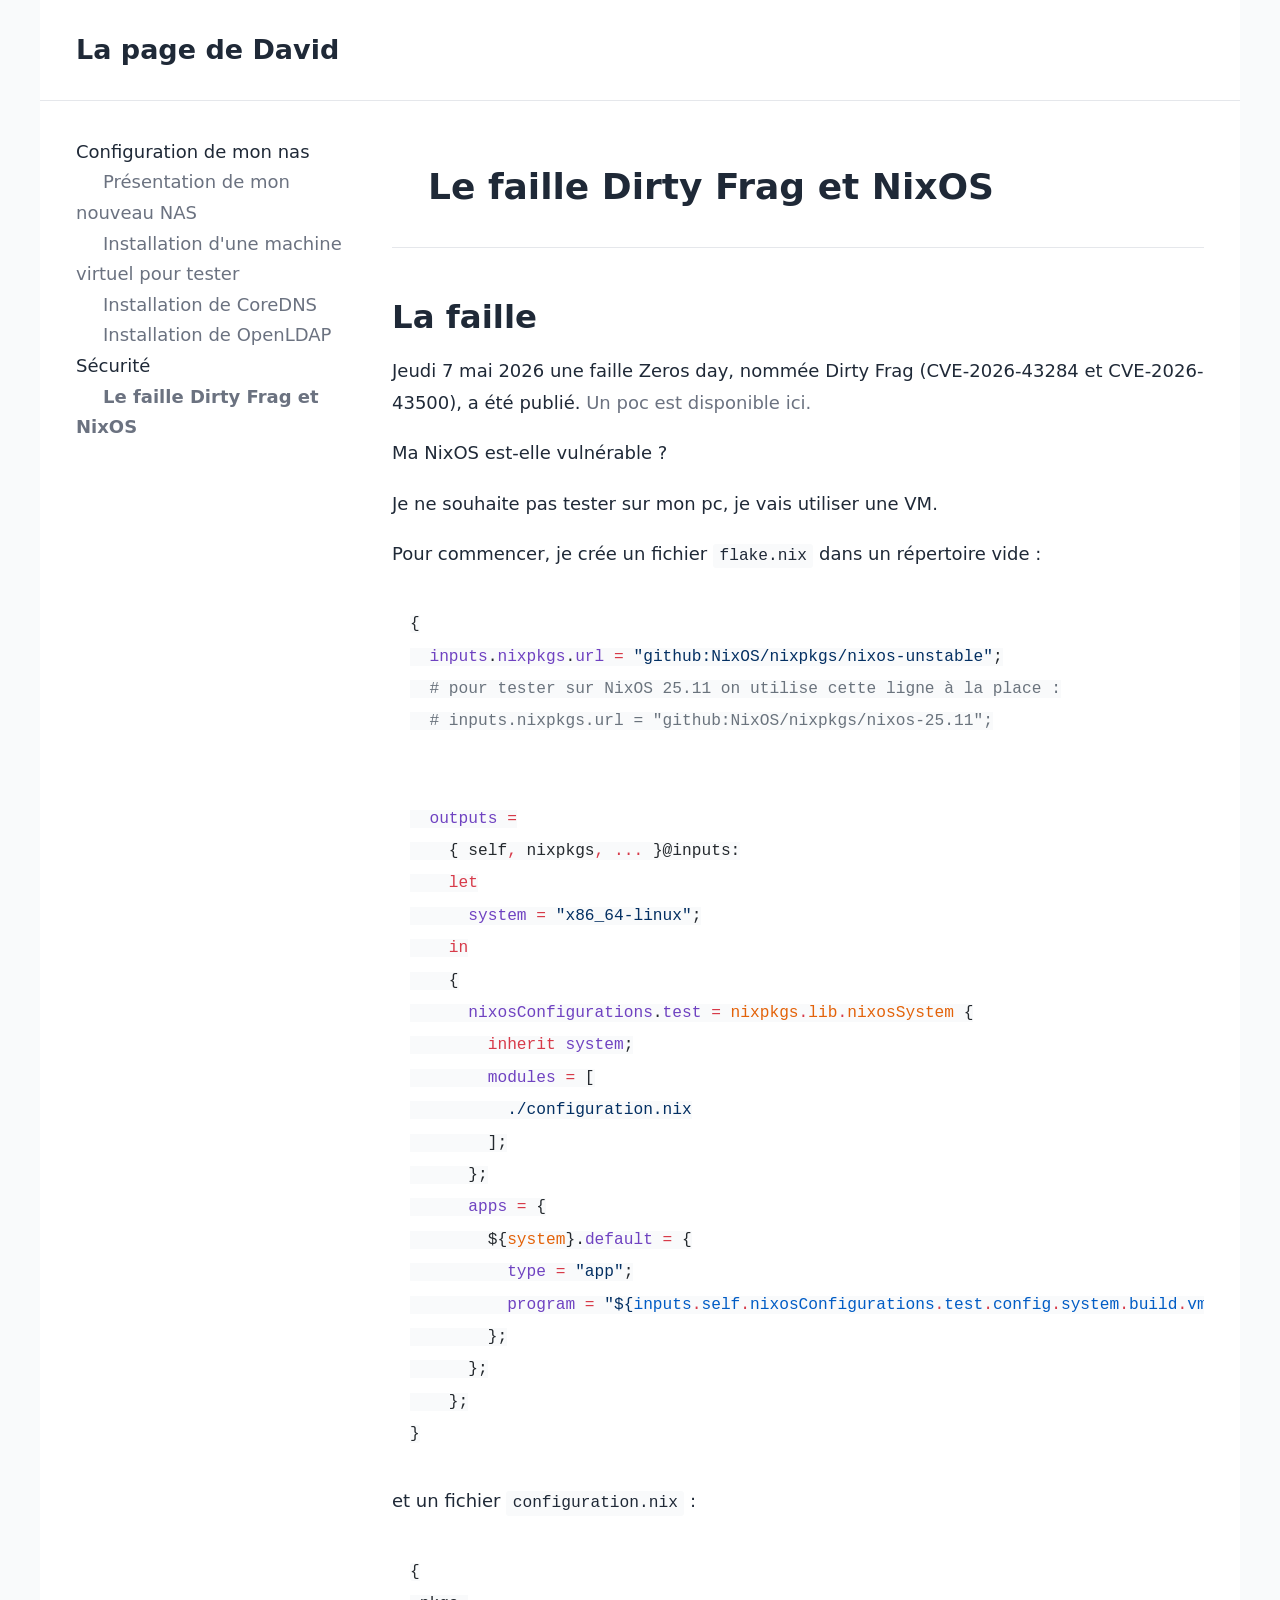
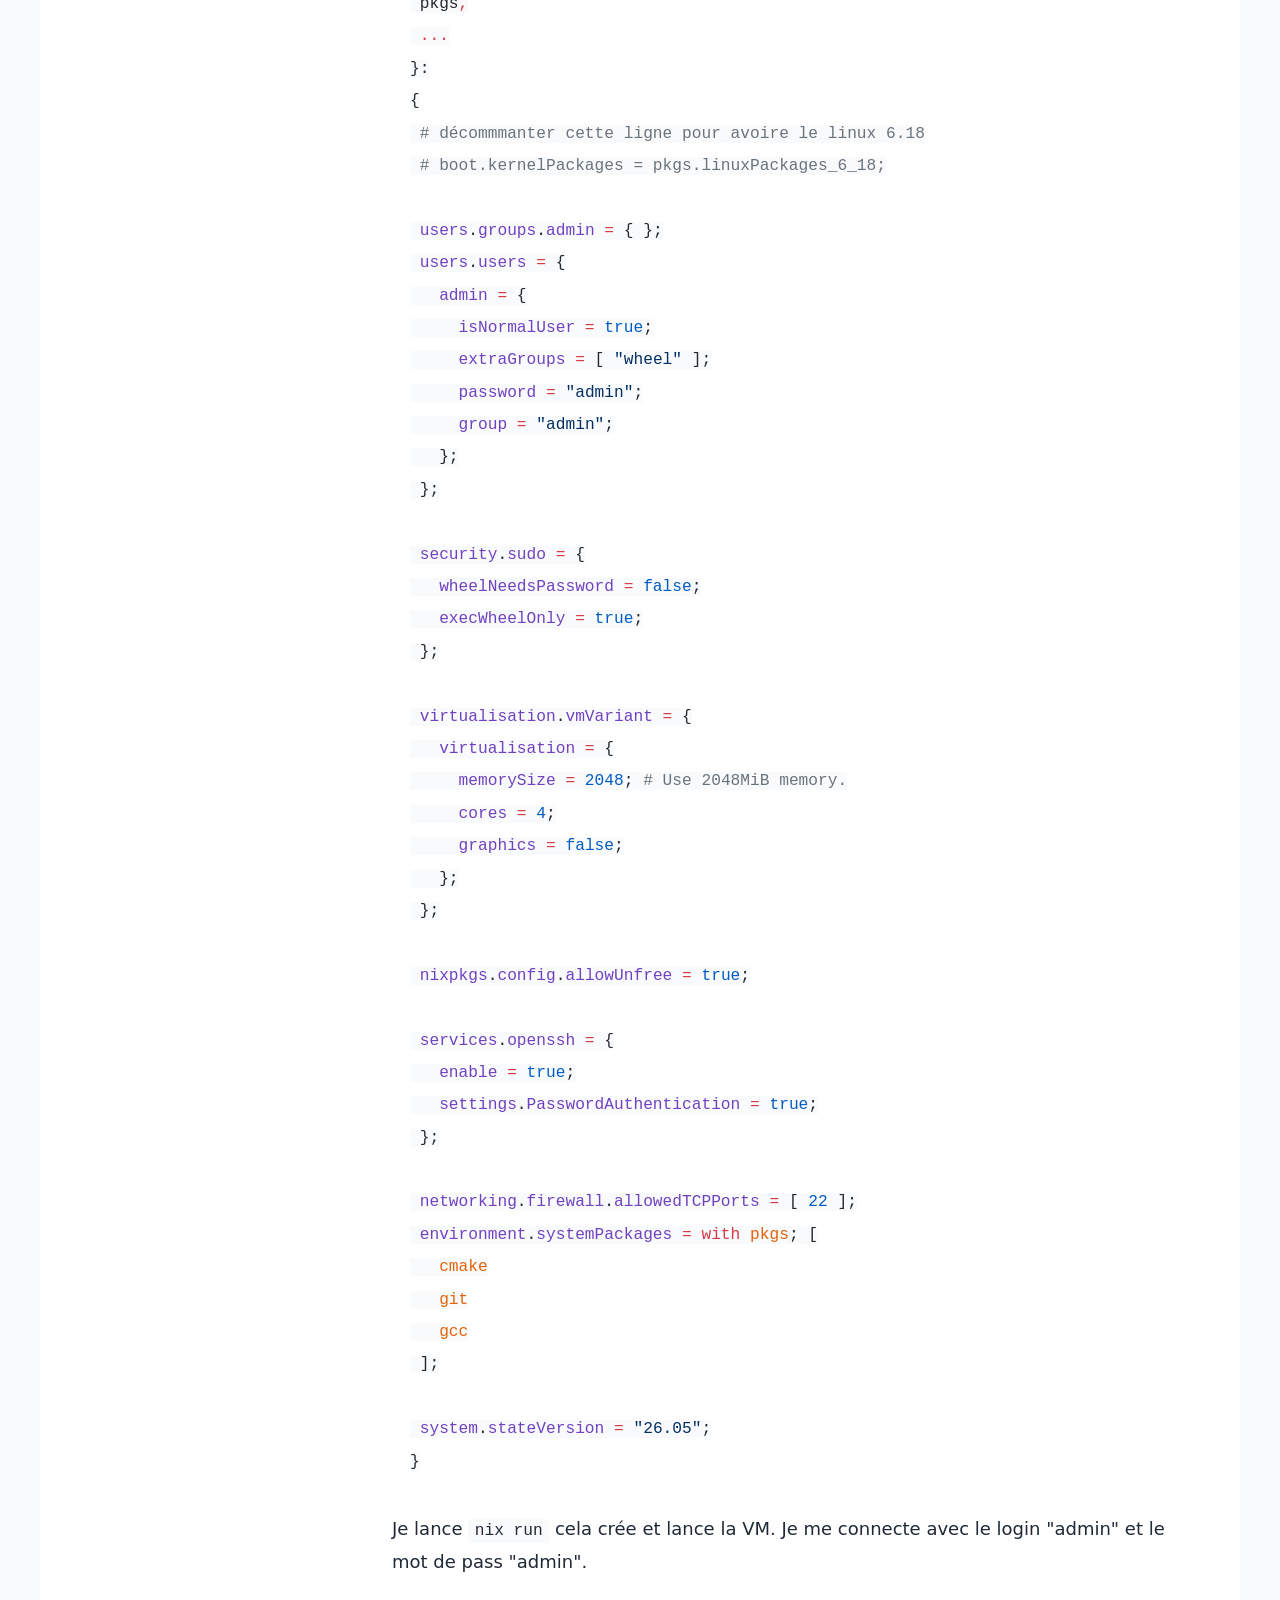
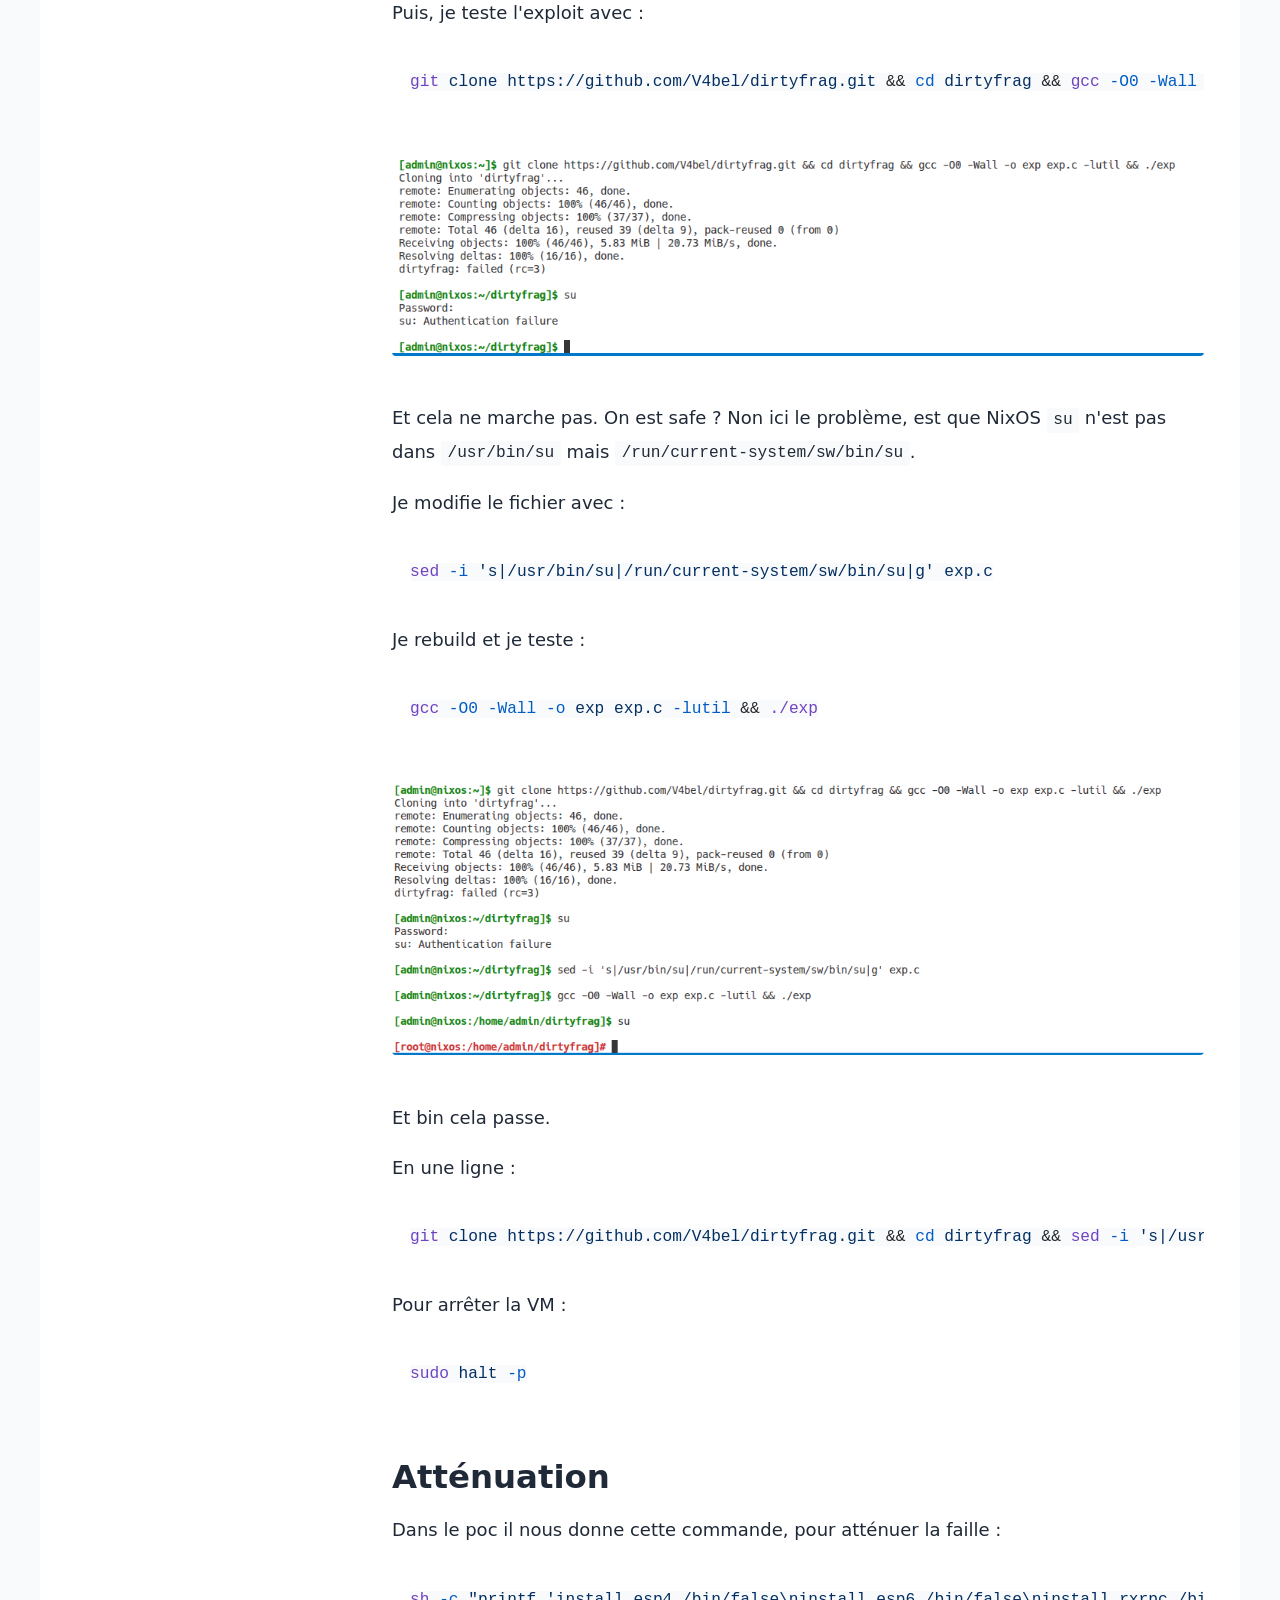
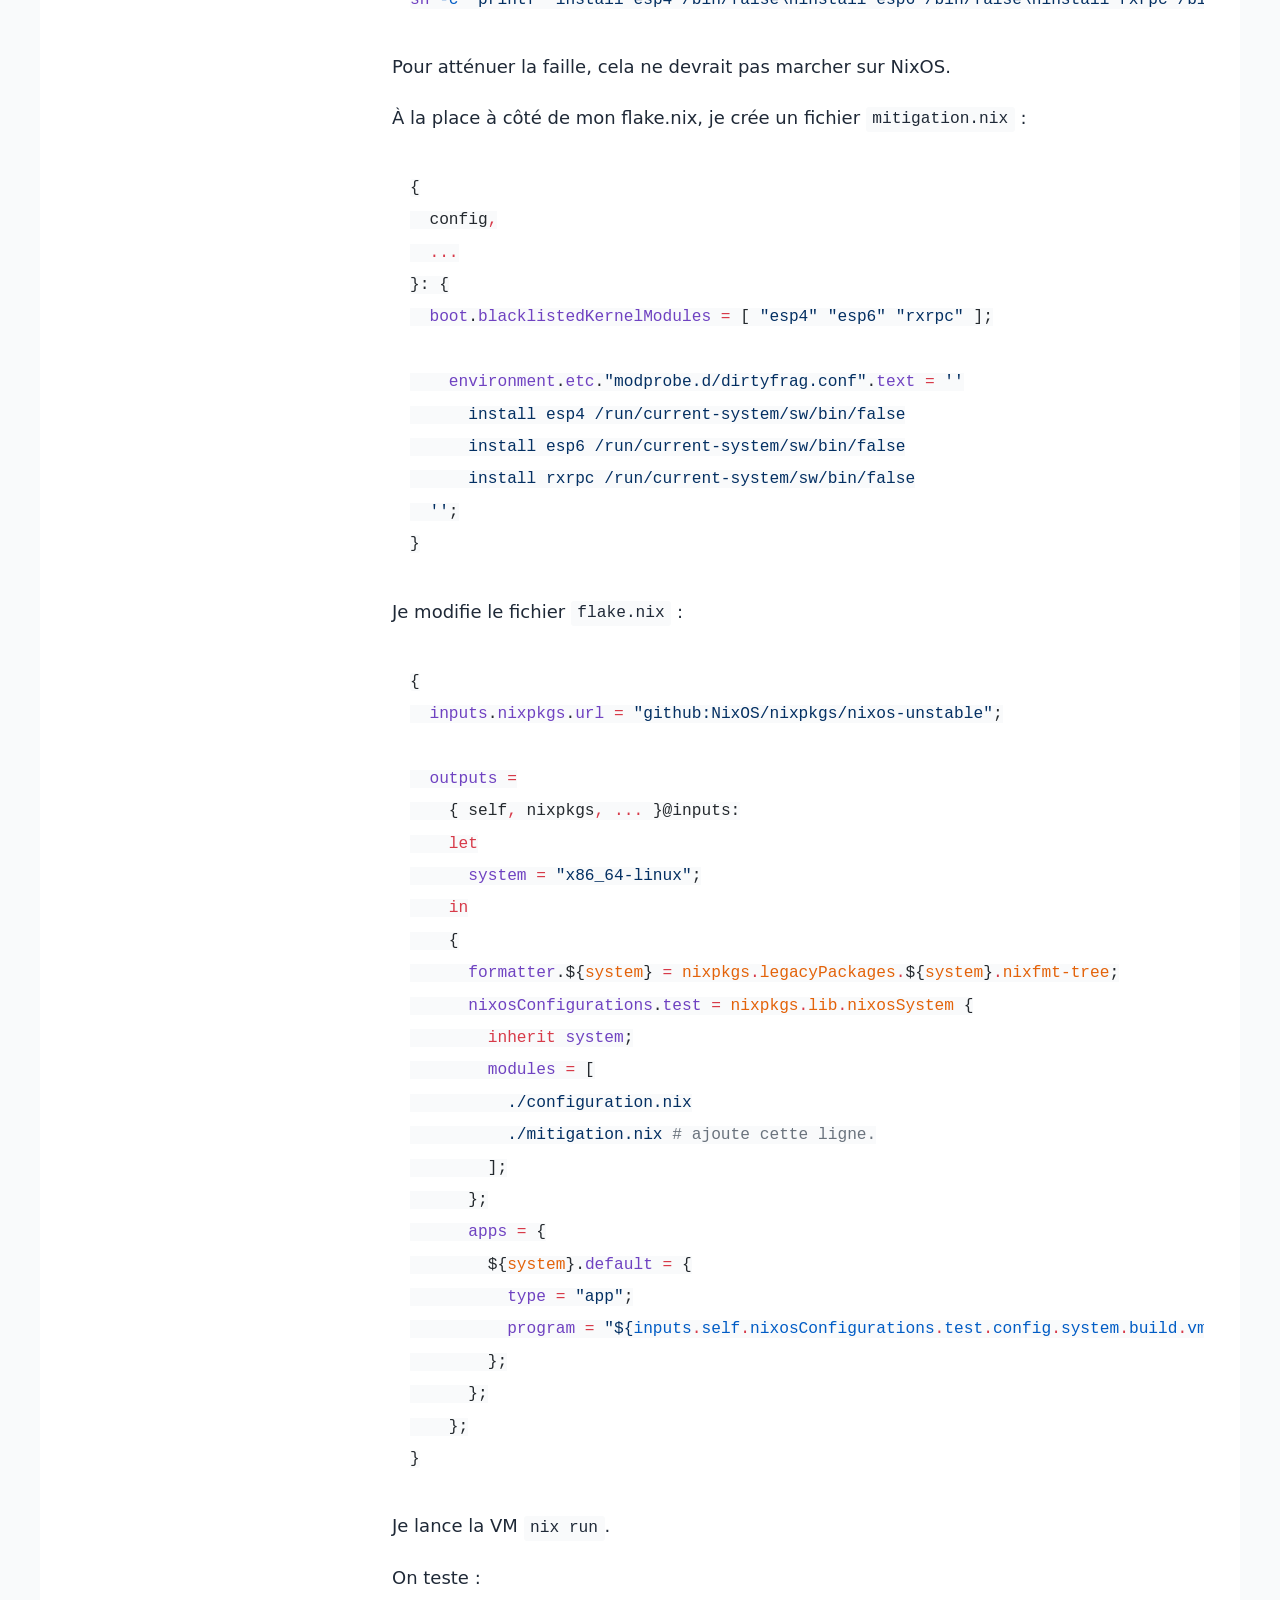
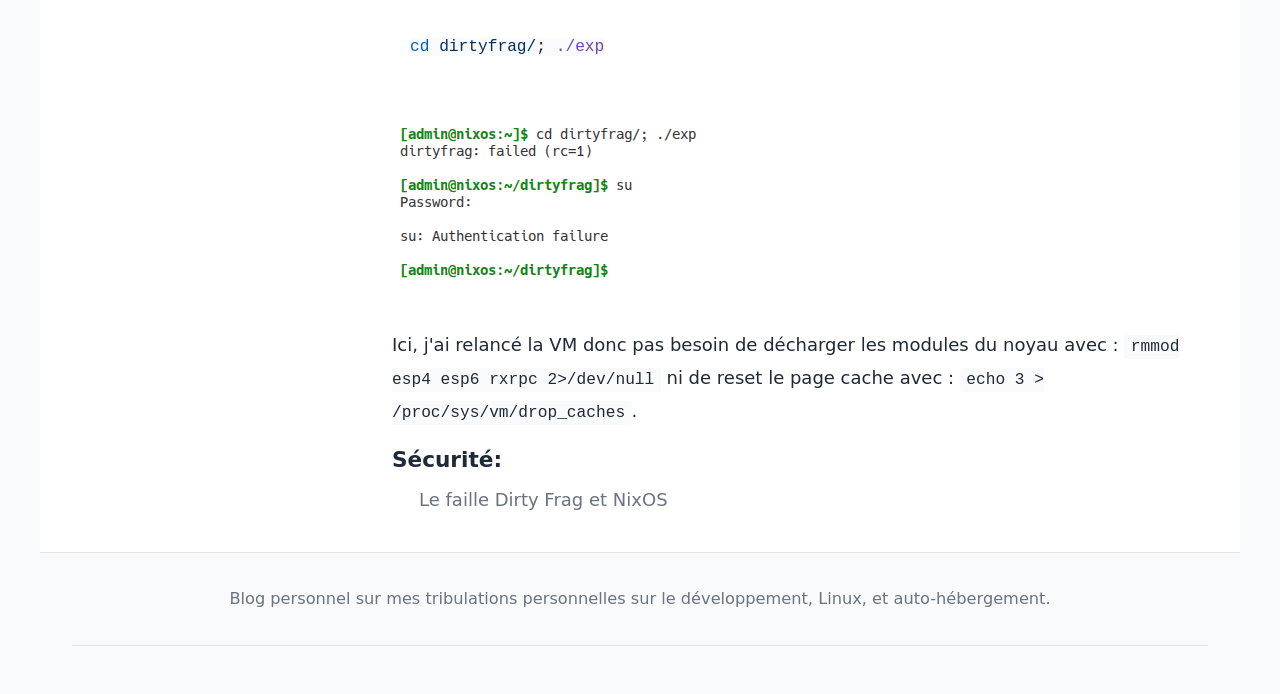
<file: articles/010_security/000-dirtyfrag/index.html>
<!DOCTYPE html>
<html lang="fr">

<head>
  <meta charset="utf-8">
  <meta name="viewport" content="width=device-width, initial-scale=1.0">
  <title>La page de David</title>
  <link rel="stylesheet" href="/index.css">
  
  
    <link rel="alternate" type="application/rss+xml" title="RSS" href="https://adavida.github.io/rss.xml">
  
</head>

<body>
  <a href="#main-content" class="skip-link">Aller au contenu principal</a>
  <header>
    <a href="https:&#x2F;&#x2F;adavida.github.io&#x2F;" class="site-title">La page de David</a>
  </header>

  <main>
    <nav class="sidebar" aria-label="Menu principal">
      <ul class="sidebar-nav">
      
        
          
            
            
              <li>Configuration de mon nas
                <ul>
                  
                    <li class="">
                      <a href="https:&#x2F;&#x2F;adavida.github.io&#x2F;articles&#x2F;000_nas&#x2F;000-my-new-nas&#x2F;">Présentation de mon nouveau NAS</a>
                    </li>
                  
                    <li class="">
                      <a href="https:&#x2F;&#x2F;adavida.github.io&#x2F;articles&#x2F;000_nas&#x2F;010-install-test-vm&#x2F;">Installation d&#x27;une machine virtuel pour tester</a>
                    </li>
                  
                    <li class="">
                      <a href="https:&#x2F;&#x2F;adavida.github.io&#x2F;articles&#x2F;000_nas&#x2F;030-coredns&#x2F;">Installation de CoreDNS</a>
                    </li>
                  
                    <li class="">
                      <a href="https:&#x2F;&#x2F;adavida.github.io&#x2F;articles&#x2F;000_nas&#x2F;040-openldap&#x2F;">Installation de OpenLDAP</a>
                    </li>
                  
                </ul>
              </li>
            
          
            
            
              <li>Sécurité
                <ul>
                  
                    <li class="current">
                      <a href="https:&#x2F;&#x2F;adavida.github.io&#x2F;articles&#x2F;010_security&#x2F;000-dirtyfrag&#x2F;">Le faille Dirty Frag et NixOS </a>
                    </li>
                  
                </ul>
              </li>
            
          
        
      </ul>
    </nav>

    <div class="content" id="main-content">
      
<article>
  <header class="article-header">
    <h1>Le faille Dirty Frag et NixOS </h1>
  </header>
  
  <div class="article-content">
    <h2 id="la-faille">La faille</h2>
<p>Jeudi 7 mai 2026 une faille Zeros day, nommée Dirty Frag (CVE-2026-43284 et CVE-2026-43500), a été publié. <a rel="external" href="https://github.com/V4bel/dirtyfrag/blob/master/README.md">Un poc est disponible ici.</a></p>
<p>Ma NixOS est-elle vulnérable ?</p>
<p>Je ne souhaite pas tester sur mon pc, je vais utiliser une VM.</p>
<p>Pour commencer, je crée un fichier <code>flake.nix</code> dans un répertoire vide :</p>
<pre class="giallo" style="color: #24292E; background-color: #FFFFFF;"><code data-lang="nix"><span class="giallo-l"><span>{</span></span>
<span class="giallo-l"><span style="color: #6F42C1;">  inputs</span><span>.</span><span style="color: #6F42C1;">nixpkgs</span><span>.</span><span style="color: #6F42C1;">url</span><span style="color: #D73A49;"> =</span><span style="color: #032F62;"> &quot;github:NixOS/nixpkgs/nixos-unstable&quot;</span><span>;</span></span>
<span class="giallo-l"><span style="color: #6A737D;">  # pour tester sur NixOS 25.11 on utilise cette ligne à la place :</span></span>
<span class="giallo-l"><span style="color: #6A737D;">  # inputs.nixpkgs.url = &quot;github:NixOS/nixpkgs/nixos-25.11&quot;;</span></span>
<span class="giallo-l"></span>
<span class="giallo-l"></span>
<span class="giallo-l"><span style="color: #6F42C1;">  outputs</span><span style="color: #D73A49;"> =</span></span>
<span class="giallo-l"><span>    { self</span><span style="color: #D73A49;">,</span><span> nixpkgs</span><span style="color: #D73A49;">, ...</span><span> }@inputs:</span></span>
<span class="giallo-l"><span style="color: #D73A49;">    let</span></span>
<span class="giallo-l"><span style="color: #6F42C1;">      system</span><span style="color: #D73A49;"> =</span><span style="color: #032F62;"> &quot;x86_64-linux&quot;</span><span>;</span></span>
<span class="giallo-l"><span style="color: #D73A49;">    in</span></span>
<span class="giallo-l"><span>    {</span></span>
<span class="giallo-l"><span style="color: #6F42C1;">      nixosConfigurations</span><span>.</span><span style="color: #6F42C1;">test</span><span style="color: #D73A49;"> =</span><span style="color: #E36209;"> nixpkgs</span><span style="color: #D73A49;">.</span><span style="color: #E36209;">lib</span><span style="color: #D73A49;">.</span><span style="color: #E36209;">nixosSystem</span><span> {</span></span>
<span class="giallo-l"><span style="color: #D73A49;">        inherit</span><span style="color: #6F42C1;"> system</span><span>;</span></span>
<span class="giallo-l"><span style="color: #6F42C1;">        modules</span><span style="color: #D73A49;"> =</span><span> [</span></span>
<span class="giallo-l"><span style="color: #032F62;">          ./configuration.nix</span></span>
<span class="giallo-l"><span>        ];</span></span>
<span class="giallo-l"><span>      };</span></span>
<span class="giallo-l"><span style="color: #6F42C1;">      apps</span><span style="color: #D73A49;"> =</span><span> {</span></span>
<span class="giallo-l"><span>        ${</span><span style="color: #E36209;">system</span><span>}.</span><span style="color: #6F42C1;">default</span><span style="color: #D73A49;"> =</span><span> {</span></span>
<span class="giallo-l"><span style="color: #6F42C1;">          type</span><span style="color: #D73A49;"> =</span><span style="color: #032F62;"> &quot;app&quot;</span><span>;</span></span>
<span class="giallo-l"><span style="color: #6F42C1;">          program</span><span style="color: #D73A49;"> =</span><span style="color: #032F62;"> &quot;${</span><span style="color: #005CC5;">inputs</span><span style="color: #D73A49;">.</span><span style="color: #005CC5;">self</span><span style="color: #D73A49;">.</span><span style="color: #005CC5;">nixosConfigurations</span><span style="color: #D73A49;">.</span><span style="color: #005CC5;">test</span><span style="color: #D73A49;">.</span><span style="color: #005CC5;">config</span><span style="color: #D73A49;">.</span><span style="color: #005CC5;">system</span><span style="color: #D73A49;">.</span><span style="color: #005CC5;">build</span><span style="color: #D73A49;">.</span><span style="color: #005CC5;">vm</span><span style="color: #032F62;">}/bin/run-nixos-vm&quot;</span><span>;</span></span>
<span class="giallo-l"><span>        };</span></span>
<span class="giallo-l"><span>      };</span></span>
<span class="giallo-l"><span>    };</span></span>
<span class="giallo-l"><span>}</span></span></code></pre>
<p>et un fichier <code>configuration.nix</code> :</p>
<pre class="giallo" style="color: #24292E; background-color: #FFFFFF;"><code data-lang="nix"><span class="giallo-l"><span>{</span></span>
<span class="giallo-l"><span> pkgs</span><span style="color: #D73A49;">,</span></span>
<span class="giallo-l"><span style="color: #D73A49;"> ...</span></span>
<span class="giallo-l"><span>}:</span></span>
<span class="giallo-l"><span>{</span></span>
<span class="giallo-l"><span style="color: #6A737D;"> # décommmanter cette ligne pour avoire le linux 6.18</span></span>
<span class="giallo-l"><span style="color: #6A737D;"> # boot.kernelPackages = pkgs.linuxPackages_6_18;</span></span>
<span class="giallo-l"></span>
<span class="giallo-l"><span style="color: #6F42C1;"> users</span><span>.</span><span style="color: #6F42C1;">groups</span><span>.</span><span style="color: #6F42C1;">admin</span><span style="color: #D73A49;"> =</span><span> { };</span></span>
<span class="giallo-l"><span style="color: #6F42C1;"> users</span><span>.</span><span style="color: #6F42C1;">users</span><span style="color: #D73A49;"> =</span><span> {</span></span>
<span class="giallo-l"><span style="color: #6F42C1;">   admin</span><span style="color: #D73A49;"> =</span><span> {</span></span>
<span class="giallo-l"><span style="color: #6F42C1;">     isNormalUser</span><span style="color: #D73A49;"> =</span><span style="color: #005CC5;"> true</span><span>;</span></span>
<span class="giallo-l"><span style="color: #6F42C1;">     extraGroups</span><span style="color: #D73A49;"> =</span><span> [</span><span style="color: #032F62;"> &quot;wheel&quot;</span><span> ];</span></span>
<span class="giallo-l"><span style="color: #6F42C1;">     password</span><span style="color: #D73A49;"> =</span><span style="color: #032F62;"> &quot;admin&quot;</span><span>;</span></span>
<span class="giallo-l"><span style="color: #6F42C1;">     group</span><span style="color: #D73A49;"> =</span><span style="color: #032F62;"> &quot;admin&quot;</span><span>;</span></span>
<span class="giallo-l"><span>   };</span></span>
<span class="giallo-l"><span> };</span></span>
<span class="giallo-l"></span>
<span class="giallo-l"><span style="color: #6F42C1;"> security</span><span>.</span><span style="color: #6F42C1;">sudo</span><span style="color: #D73A49;"> =</span><span> {</span></span>
<span class="giallo-l"><span style="color: #6F42C1;">   wheelNeedsPassword</span><span style="color: #D73A49;"> =</span><span style="color: #005CC5;"> false</span><span>;</span></span>
<span class="giallo-l"><span style="color: #6F42C1;">   execWheelOnly</span><span style="color: #D73A49;"> =</span><span style="color: #005CC5;"> true</span><span>;</span></span>
<span class="giallo-l"><span> };</span></span>
<span class="giallo-l"></span>
<span class="giallo-l"><span style="color: #6F42C1;"> virtualisation</span><span>.</span><span style="color: #6F42C1;">vmVariant</span><span style="color: #D73A49;"> =</span><span> {</span></span>
<span class="giallo-l"><span style="color: #6F42C1;">   virtualisation</span><span style="color: #D73A49;"> =</span><span> {</span></span>
<span class="giallo-l"><span style="color: #6F42C1;">     memorySize</span><span style="color: #D73A49;"> =</span><span style="color: #005CC5;"> 2048</span><span>;</span><span style="color: #6A737D;"> # Use 2048MiB memory.</span></span>
<span class="giallo-l"><span style="color: #6F42C1;">     cores</span><span style="color: #D73A49;"> =</span><span style="color: #005CC5;"> 4</span><span>;</span></span>
<span class="giallo-l"><span style="color: #6F42C1;">     graphics</span><span style="color: #D73A49;"> =</span><span style="color: #005CC5;"> false</span><span>;</span></span>
<span class="giallo-l"><span>   };</span></span>
<span class="giallo-l"><span> };</span></span>
<span class="giallo-l"></span>
<span class="giallo-l"><span style="color: #6F42C1;"> nixpkgs</span><span>.</span><span style="color: #6F42C1;">config</span><span>.</span><span style="color: #6F42C1;">allowUnfree</span><span style="color: #D73A49;"> =</span><span style="color: #005CC5;"> true</span><span>;</span></span>
<span class="giallo-l"></span>
<span class="giallo-l"><span style="color: #6F42C1;"> services</span><span>.</span><span style="color: #6F42C1;">openssh</span><span style="color: #D73A49;"> =</span><span> {</span></span>
<span class="giallo-l"><span style="color: #6F42C1;">   enable</span><span style="color: #D73A49;"> =</span><span style="color: #005CC5;"> true</span><span>;</span></span>
<span class="giallo-l"><span style="color: #6F42C1;">   settings</span><span>.</span><span style="color: #6F42C1;">PasswordAuthentication</span><span style="color: #D73A49;"> =</span><span style="color: #005CC5;"> true</span><span>;</span></span>
<span class="giallo-l"><span> };</span></span>
<span class="giallo-l"></span>
<span class="giallo-l"><span style="color: #6F42C1;"> networking</span><span>.</span><span style="color: #6F42C1;">firewall</span><span>.</span><span style="color: #6F42C1;">allowedTCPPorts</span><span style="color: #D73A49;"> =</span><span> [</span><span style="color: #005CC5;"> 22</span><span> ];</span></span>
<span class="giallo-l"><span style="color: #6F42C1;"> environment</span><span>.</span><span style="color: #6F42C1;">systemPackages</span><span style="color: #D73A49;"> = with</span><span style="color: #E36209;"> pkgs</span><span>; [</span></span>
<span class="giallo-l"><span style="color: #E36209;">   cmake</span></span>
<span class="giallo-l"><span style="color: #E36209;">   git</span></span>
<span class="giallo-l"><span style="color: #E36209;">   gcc</span></span>
<span class="giallo-l"><span> ];</span></span>
<span class="giallo-l"></span>
<span class="giallo-l"><span style="color: #6F42C1;"> system</span><span>.</span><span style="color: #6F42C1;">stateVersion</span><span style="color: #D73A49;"> =</span><span style="color: #032F62;"> &quot;26.05&quot;</span><span>;</span></span>
<span class="giallo-l"><span>}</span></span></code></pre>
<p>Je lance <code>nix run</code> cela crée et lance la VM.
Je me connecte avec le login "admin" et le mot de pass "admin".</p>
<p>Puis, je teste l'exploit avec :</p>
<pre class="giallo" style="color: #24292E; background-color: #FFFFFF;"><code data-lang="shellscript"><span class="giallo-l"><span style="color: #6F42C1;">git</span><span style="color: #032F62;"> clone https://github.com/V4bel/dirtyfrag.git</span><span> &amp;&amp;</span><span style="color: #005CC5;"> cd</span><span style="color: #032F62;"> dirtyfrag</span><span> &amp;&amp;</span><span style="color: #6F42C1;"> gcc</span><span style="color: #005CC5;"> -O0 -Wall -o</span><span style="color: #032F62;"> exp exp.c</span><span style="color: #005CC5;"> -lutil</span><span> &amp;&amp;</span><span style="color: #6F42C1;"> ./exp</span></span></code></pre>
<p><img src="https://adavida.github.io/articles/010_security/000-dirtyfrag/00.png" alt="console poc not work" /></p>
<p>Et cela ne marche pas. On est safe ? Non ici le problème, est que NixOS <code>su</code> n'est pas dans <code>/usr/bin/su</code> mais <code>/run/current-system/sw/bin/su</code>.</p>
<p>Je modifie le fichier avec :</p>
<pre class="giallo" style="color: #24292E; background-color: #FFFFFF;"><code data-lang="shellscript"><span class="giallo-l"><span style="color: #6F42C1;">sed</span><span style="color: #005CC5;"> -i</span><span style="color: #032F62;"> &#39;s|/usr/bin/su|/run/current-system/sw/bin/su|g&#39; exp.c</span></span></code></pre>
<p>Je rebuild et je teste :</p>
<pre class="giallo" style="color: #24292E; background-color: #FFFFFF;"><code data-lang="shellscript"><span class="giallo-l"><span style="color: #6F42C1;">gcc</span><span style="color: #005CC5;"> -O0 -Wall -o</span><span style="color: #032F62;"> exp exp.c</span><span style="color: #005CC5;"> -lutil</span><span> &amp;&amp;</span><span style="color: #6F42C1;"> ./exp</span></span></code></pre>
<p><img src="https://adavida.github.io/articles/010_security/000-dirtyfrag/01.png" alt="console fail poc ok" /></p>
<p>Et bin cela passe.</p>
<p>En une ligne :</p>
<pre class="giallo" style="color: #24292E; background-color: #FFFFFF;"><code data-lang="shellscript"><span class="giallo-l"><span style="color: #6F42C1;">git</span><span style="color: #032F62;"> clone https://github.com/V4bel/dirtyfrag.git</span><span> &amp;&amp;</span><span style="color: #005CC5;"> cd</span><span style="color: #032F62;"> dirtyfrag</span><span> &amp;&amp;</span><span style="color: #6F42C1;"> sed</span><span style="color: #005CC5;"> -i</span><span style="color: #032F62;"> &#39;s|/usr/bin/su|/run/current-system/sw/bin/su|g&#39; exp.c</span><span> &amp;&amp;</span><span style="color: #6F42C1;"> gcc</span><span style="color: #005CC5;"> -O0 -Wall -o</span><span style="color: #032F62;"> exp exp.c</span><span style="color: #005CC5;"> -lutil</span><span> &amp;&amp;</span><span style="color: #6F42C1;"> ./exp</span></span></code></pre>
<p>Pour arrêter la VM :</p>
<pre class="giallo" style="color: #24292E; background-color: #FFFFFF;"><code data-lang="shellscript"><span class="giallo-l"><span style="color: #6F42C1;">sudo</span><span style="color: #032F62;"> halt</span><span style="color: #005CC5;"> -p</span></span></code></pre><h2 id="attenuation">Atténuation</h2>
<p>Dans le poc il nous donne cette commande, pour atténuer la faille :</p>
<pre class="giallo" style="color: #24292E; background-color: #FFFFFF;"><code data-lang="shellscript"><span class="giallo-l"><span style="color: #6F42C1;">sh</span><span style="color: #005CC5;"> -c</span><span style="color: #032F62;"> &quot;printf &#39;install esp4 /bin/false\ninstall esp6 /bin/false\ninstall rxrpc /bin/false\n&#39; &gt; /etc/modprobe.d/dirtyfrag.conf; rmmod esp4 esp6 rxrpc 2&gt;/dev/null; echo 3 &gt; /proc/sys/vm/drop_caches; true&quot;</span></span></code></pre>
<p>Pour atténuer la faille, cela ne devrait pas marcher sur NixOS.</p>
<p>À la place à côté de mon flake.nix, je crée un fichier <code>mitigation.nix</code> :</p>
<pre class="giallo" style="color: #24292E; background-color: #FFFFFF;"><code data-lang="nix"><span class="giallo-l"><span>{</span></span>
<span class="giallo-l"><span>  config</span><span style="color: #D73A49;">,</span></span>
<span class="giallo-l"><span style="color: #D73A49;">  ...</span></span>
<span class="giallo-l"><span>}: {</span></span>
<span class="giallo-l"><span style="color: #6F42C1;">  boot</span><span>.</span><span style="color: #6F42C1;">blacklistedKernelModules</span><span style="color: #D73A49;"> =</span><span> [</span><span style="color: #032F62;"> &quot;esp4&quot; &quot;esp6&quot; &quot;rxrpc&quot;</span><span> ];</span></span>
<span class="giallo-l"></span>
<span class="giallo-l"><span style="color: #6F42C1;">    environment</span><span>.</span><span style="color: #6F42C1;">etc</span><span>.</span><span style="color: #032F62;">&quot;modprobe.d/dirtyfrag.conf&quot;</span><span>.</span><span style="color: #6F42C1;">text</span><span style="color: #D73A49;"> =</span><span style="color: #032F62;"> &#39;&#39;</span></span>
<span class="giallo-l"><span style="color: #032F62;">      install esp4 /run/current-system/sw/bin/false</span></span>
<span class="giallo-l"><span style="color: #032F62;">      install esp6 /run/current-system/sw/bin/false</span></span>
<span class="giallo-l"><span style="color: #032F62;">      install rxrpc /run/current-system/sw/bin/false</span></span>
<span class="giallo-l"><span style="color: #032F62;">  &#39;&#39;</span><span>;</span></span>
<span class="giallo-l"><span>}</span></span></code></pre>
<p>Je modifie le fichier <code>flake.nix</code> :</p>
<pre class="giallo" style="color: #24292E; background-color: #FFFFFF;"><code data-lang="nix"><span class="giallo-l"><span>{</span></span>
<span class="giallo-l"><span style="color: #6F42C1;">  inputs</span><span>.</span><span style="color: #6F42C1;">nixpkgs</span><span>.</span><span style="color: #6F42C1;">url</span><span style="color: #D73A49;"> =</span><span style="color: #032F62;"> &quot;github:NixOS/nixpkgs/nixos-unstable&quot;</span><span>;</span></span>
<span class="giallo-l"></span>
<span class="giallo-l"><span style="color: #6F42C1;">  outputs</span><span style="color: #D73A49;"> =</span></span>
<span class="giallo-l"><span>    { self</span><span style="color: #D73A49;">,</span><span> nixpkgs</span><span style="color: #D73A49;">, ...</span><span> }@inputs:</span></span>
<span class="giallo-l"><span style="color: #D73A49;">    let</span></span>
<span class="giallo-l"><span style="color: #6F42C1;">      system</span><span style="color: #D73A49;"> =</span><span style="color: #032F62;"> &quot;x86_64-linux&quot;</span><span>;</span></span>
<span class="giallo-l"><span style="color: #D73A49;">    in</span></span>
<span class="giallo-l"><span>    {</span></span>
<span class="giallo-l"><span style="color: #6F42C1;">      formatter</span><span>.${</span><span style="color: #E36209;">system</span><span>}</span><span style="color: #D73A49;"> =</span><span style="color: #E36209;"> nixpkgs</span><span style="color: #D73A49;">.</span><span style="color: #E36209;">legacyPackages</span><span style="color: #D73A49;">.</span><span>${</span><span style="color: #E36209;">system</span><span>}</span><span style="color: #D73A49;">.</span><span style="color: #E36209;">nixfmt-tree</span><span>;</span></span>
<span class="giallo-l"><span style="color: #6F42C1;">      nixosConfigurations</span><span>.</span><span style="color: #6F42C1;">test</span><span style="color: #D73A49;"> =</span><span style="color: #E36209;"> nixpkgs</span><span style="color: #D73A49;">.</span><span style="color: #E36209;">lib</span><span style="color: #D73A49;">.</span><span style="color: #E36209;">nixosSystem</span><span> {</span></span>
<span class="giallo-l"><span style="color: #D73A49;">        inherit</span><span style="color: #6F42C1;"> system</span><span>;</span></span>
<span class="giallo-l"><span style="color: #6F42C1;">        modules</span><span style="color: #D73A49;"> =</span><span> [</span></span>
<span class="giallo-l"><span style="color: #032F62;">          ./configuration.nix</span></span>
<span class="giallo-l"><span style="color: #032F62;">          ./mitigation.nix</span><span style="color: #6A737D;"> # ajoute cette ligne.</span></span>
<span class="giallo-l"><span>        ];</span></span>
<span class="giallo-l"><span>      };</span></span>
<span class="giallo-l"><span style="color: #6F42C1;">      apps</span><span style="color: #D73A49;"> =</span><span> {</span></span>
<span class="giallo-l"><span>        ${</span><span style="color: #E36209;">system</span><span>}.</span><span style="color: #6F42C1;">default</span><span style="color: #D73A49;"> =</span><span> {</span></span>
<span class="giallo-l"><span style="color: #6F42C1;">          type</span><span style="color: #D73A49;"> =</span><span style="color: #032F62;"> &quot;app&quot;</span><span>;</span></span>
<span class="giallo-l"><span style="color: #6F42C1;">          program</span><span style="color: #D73A49;"> =</span><span style="color: #032F62;"> &quot;${</span><span style="color: #005CC5;">inputs</span><span style="color: #D73A49;">.</span><span style="color: #005CC5;">self</span><span style="color: #D73A49;">.</span><span style="color: #005CC5;">nixosConfigurations</span><span style="color: #D73A49;">.</span><span style="color: #005CC5;">test</span><span style="color: #D73A49;">.</span><span style="color: #005CC5;">config</span><span style="color: #D73A49;">.</span><span style="color: #005CC5;">system</span><span style="color: #D73A49;">.</span><span style="color: #005CC5;">build</span><span style="color: #D73A49;">.</span><span style="color: #005CC5;">vm</span><span style="color: #032F62;">}/bin/run-nixos-vm&quot;</span><span>;</span></span>
<span class="giallo-l"><span>        };</span></span>
<span class="giallo-l"><span>      };</span></span>
<span class="giallo-l"><span>    };</span></span>
<span class="giallo-l"><span>}</span></span></code></pre>
<p>Je lance la VM <code>nix run</code>.</p>
<p>On teste :</p>
<pre class="giallo" style="color: #24292E; background-color: #FFFFFF;"><code data-lang="shellscript"><span class="giallo-l"><span style="color: #005CC5;">cd</span><span style="color: #032F62;"> dirtyfrag/</span><span>;</span><span style="color: #6F42C1;"> ./exp</span></span></code></pre>
<p><img src="https://adavida.github.io/articles/010_security/000-dirtyfrag/02.png" alt="mitigation" /></p>
<p>Ici, j'ai relancé la VM donc pas besoin de décharger les modules du noyau avec : <code>rmmod esp4 esp6 rxrpc 2&gt;/dev/null</code> ni de reset le page cache avec : <code>echo 3 &gt; /proc/sys/vm/drop_caches</code>.</p>

  </div>
</article>



<nav class="section-pages">
  <h4>Sécurité:</h4>
  <ul>
    
      
        
          
      <li class="current">
        <a href="https:&#x2F;&#x2F;adavida.github.io&#x2F;articles&#x2F;010_security&#x2F;000-dirtyfrag&#x2F;">Le faille Dirty Frag et NixOS </a>
      </li>
    
  </ul>
</nav>


    </div>
  </main>
  
  <footer>
    <div class="footer-about">
      <p>Blog personnel sur mes tribulations personnelles sur le développement, Linux, et auto-hébergement.</p>
    </div>
  </footer>
</body>

</html>
</file>
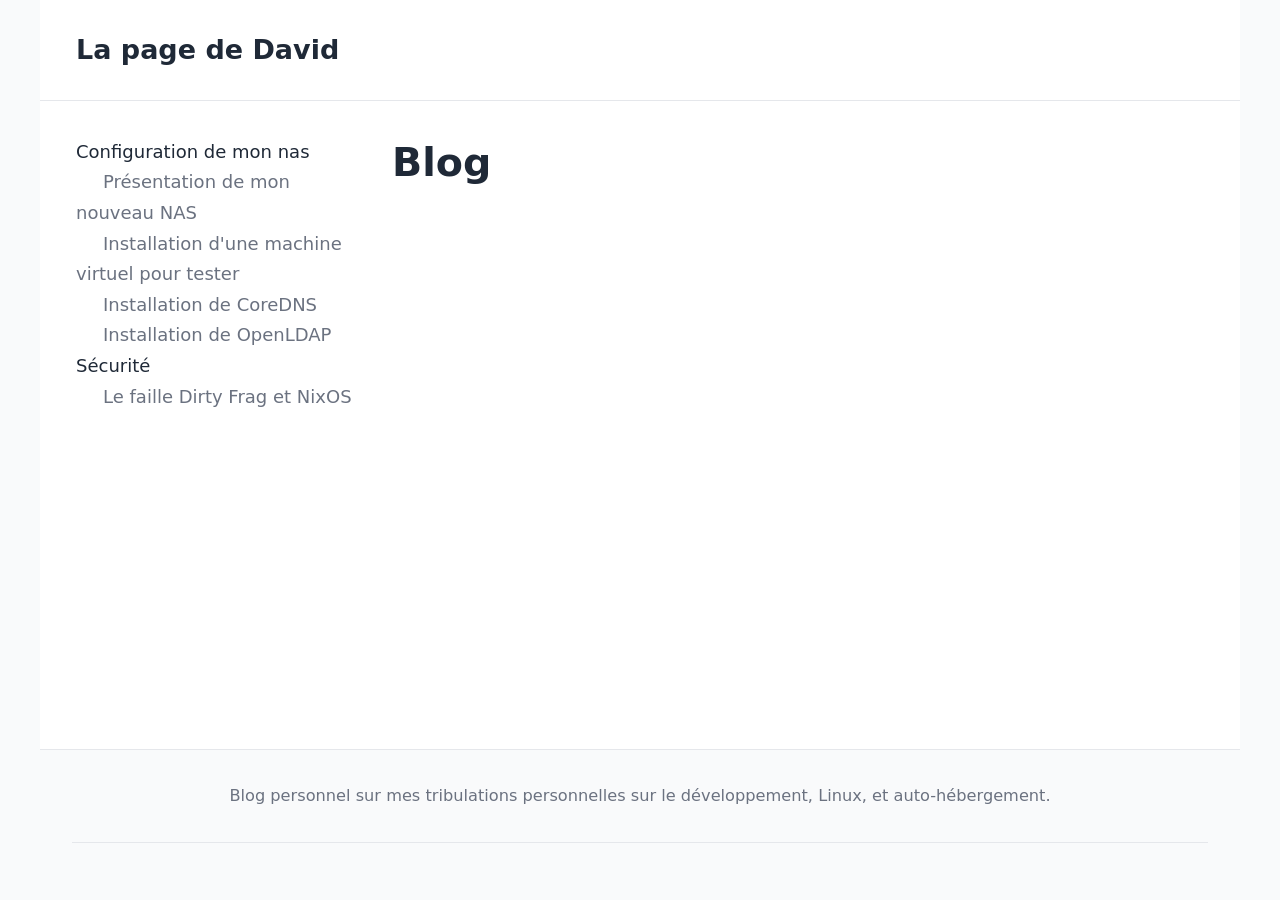
<file: blog/page/1/index.html>
<!doctype html>
<meta charset="utf-8">
<title>Redirect</title>
<script>
  const target = "https://adavida.github.io/blog/";
  const hash = window.location.hash || "";
  window.location.replace(target + hash);
</script>
<noscript>
  <meta http-equiv="refresh" content="0; url=https://adavida.github.io/blog/">
</noscript>
<p><a href="https://adavida.github.io/blog/">Click here</a> to be redirected.</p>
</file>
<file: index.css>
:root{--bg: #fff;--bg-alt: #f9fafb;--border: #e5e7eb;--primary: #2563eb;--text: #1f2937;--text-light: #6b7280}@media (prefers-color-scheme: dark){:root{--bg: #111827;--bg-alt: #1f2937;--border: #374151;--primary: #60a5fa;--text: #f3f4f6;--text-light: #9ca3af}}*{box-sizing:border-box;margin:0;padding:0}:focus-visible{outline:2px solid var(--primary);outline-offset:2px}html{background-color:var(--bg-alt);scroll-behavior:smooth}body{background-color:var(--bg);color:var(--text);display:flex;flex-direction:column;font-family:system-ui,sans-serif;font-size:18px;line-height:1.7;margin:0 auto;max-width:1200px;min-height:100vh;position:relative}@media (max-width: 768px){body{font-size:16px}}h1,h2,h3,h4,h5,h6{color:var(--text);line-height:1.3;margin-bottom:.5em}h1{font-size:2.2em}h2{font-size:1.8em}h3{font-size:1.4em}h4{font-size:1.2em}p{margin-bottom:1em}a{color:var(--text-light);text-decoration:none}a:hover{color:var(--primary)}header{align-items:center;background-color:var(--bg);border-bottom:1px solid var(--border);display:flex;justify-content:space-between;padding:1.5em 2em}@media (max-width: 768px){header{flex-direction:column;gap:1em;padding:1em}}.site-title{color:var(--text);font-size:1.5em;font-weight:700}.site-title:hover{text-decoration:none}nav a{color:var(--text-light);margin-left:1.5em}nav a:hover{color:var(--primary)}@media (max-width: 768px){nav a{margin-left:0;margin-right:1em}}main{display:flex;flex:1;flex-direction:row;gap:2em;padding:2em}@media (max-width: 768px){main{flex-direction:column;padding:1em}}.content{flex:1;min-width:0}@media (max-width: 768px){.content{order:1}}.sidebar{flex-shrink:0;width:280px}@media (max-width: 768px){.sidebar{order:2;width:100%}}.sidebar ul{text-indent:3em hanging}.sidebar ul .current{font-weight:bold}.articles-list{list-style:none}.article-card{background-color:var(--bg);border:1px solid var(--border);border-radius:8px;margin-bottom:1.5em;padding:1.5em;transition:box-shadow .2s}.article-card:hover{box-shadow:0 4px 12px var(--shadow)}.article-card h2{font-size:1.3em;margin-bottom:.3em}.article-meta{color:var(--text-light);font-size:.8em;margin-bottom:.8em}.article-excerpt{color:var(--text-light);line-height:1.6}.article-header{border-bottom:1px solid var(--border);margin-bottom:2em;padding-bottom:1em}.article-header h1{font-size:2em}.article-content{line-height:1.8}.article-content ol li{list-style-position:outside;margin-left:1em}.article-content h2{margin-top:1.5em}.article-content img{border-radius:4px;height:auto;margin:1em 0;max-width:100%}.article-content code{background-color:var(--bg-alt);border-radius:3px;font-size:.9em;padding:.2em .4em}.article-content pre{background-color:var(--bg-alt);border-radius:4px;margin:1em 0;overflow-x:auto;padding:1em}.article-content pre code{padding:0}.article-content blockquote{border-left:4px solid var(--primary);color:var(--text-light);margin:1em 0;padding-left:1em}.article-content table{border-collapse:collapse;display:block;margin:1em 0;max-width:100%;overflow-x:auto;width:100%}.article-content table td,.article-content table th{border:1px solid var(--border);padding:.6em 1em}.article-content table th{background-color:var(--bg-alt)}.article-content table tr:hover{background-color:var(--bg-alt)}ul{list-style:none}.skip-link{background:var(--bg);color:var(--text);left:0;padding:8px;position:absolute;top:-40px;transition:top .3s;z-index:100}.skip-link:focus{top:0}.tags{display:flex;flex-wrap:wrap;gap:.5em;margin-top:1em}.tag{background-color:var(--bg-alt);border-radius:20px;color:var(--text-light);display:inline-block;font-size:.85em;padding:.3em .8em}.tag:hover{background-color:var(--primary);color:var(--bg);text-decoration:none}.sidebar-section{margin-bottom:2em}.sidebar-section h3{border-bottom:1px solid var(--border);color:var(--text-light);display:block;font-size:1em;letter-spacing:.05em;margin-bottom:1em;padding-bottom:.5em;text-transform:uppercase}.sidebar-section p{color:var(--text-light);font-size:.95em}.sidebar-section ul{list-style:none}.sidebar-section li{margin-bottom:.5em}.pagination{border-top:1px solid var(--border);display:flex;justify-content:space-between;margin-top:2em;padding-top:1.5em}.pagination a{border:1px solid var(--border);border-radius:4px;padding:.5em 1em}.pagination a:hover{background-color:var(--bg-alt);text-decoration:none}.article-nav{border-top:1px solid var(--border);display:flex;gap:1em;justify-content:space-between;margin-top:2em;padding-top:1.5em}@media (max-width: 768px){.article-nav{flex-direction:column}}.article-nav a{background-color:var(--bg-alt);border-radius:4px;max-width:45%;padding:1em}@media (max-width: 768px){.article-nav a{max-width:100%}}.article-nav-label{color:var(--text-light);display:block;font-size:.85em;margin-bottom:.3em}footer{background-color:var(--bg-alt);border-top:1px solid var(--border);color:var(--text-light);font-size:.9em;padding:2em;text-align:center}footer .footer-about{border-bottom:1px solid var(--border);margin-bottom:1.5em;padding-bottom:1.5em}footer .footer-about h3{color:var(--text);font-size:1.1em;margin-bottom:.5em}footer .footer-about p{margin-bottom:.5em}nav section-pages ul{list-style:none}nav section-pages li{margin-bottom:0}nav section-pages.current{font-weight:bold}.hero{border-bottom:1px solid var(--border);padding:3em 2em;text-align:center}.hero h1{font-size:2.5em;margin-bottom:.5em}.hero p{color:var(--text-light);font-size:1.1em;margin:0 auto;max-width:600px}.latest-posts{margin-top:2em}.section-title{border-bottom:1px solid var(--border);border-top:none;font-size:1.2em;margin-bottom:1em;padding-bottom:.5em;padding-top:0}.view-all{display:inline-block;margin-top:1em}
</file>
